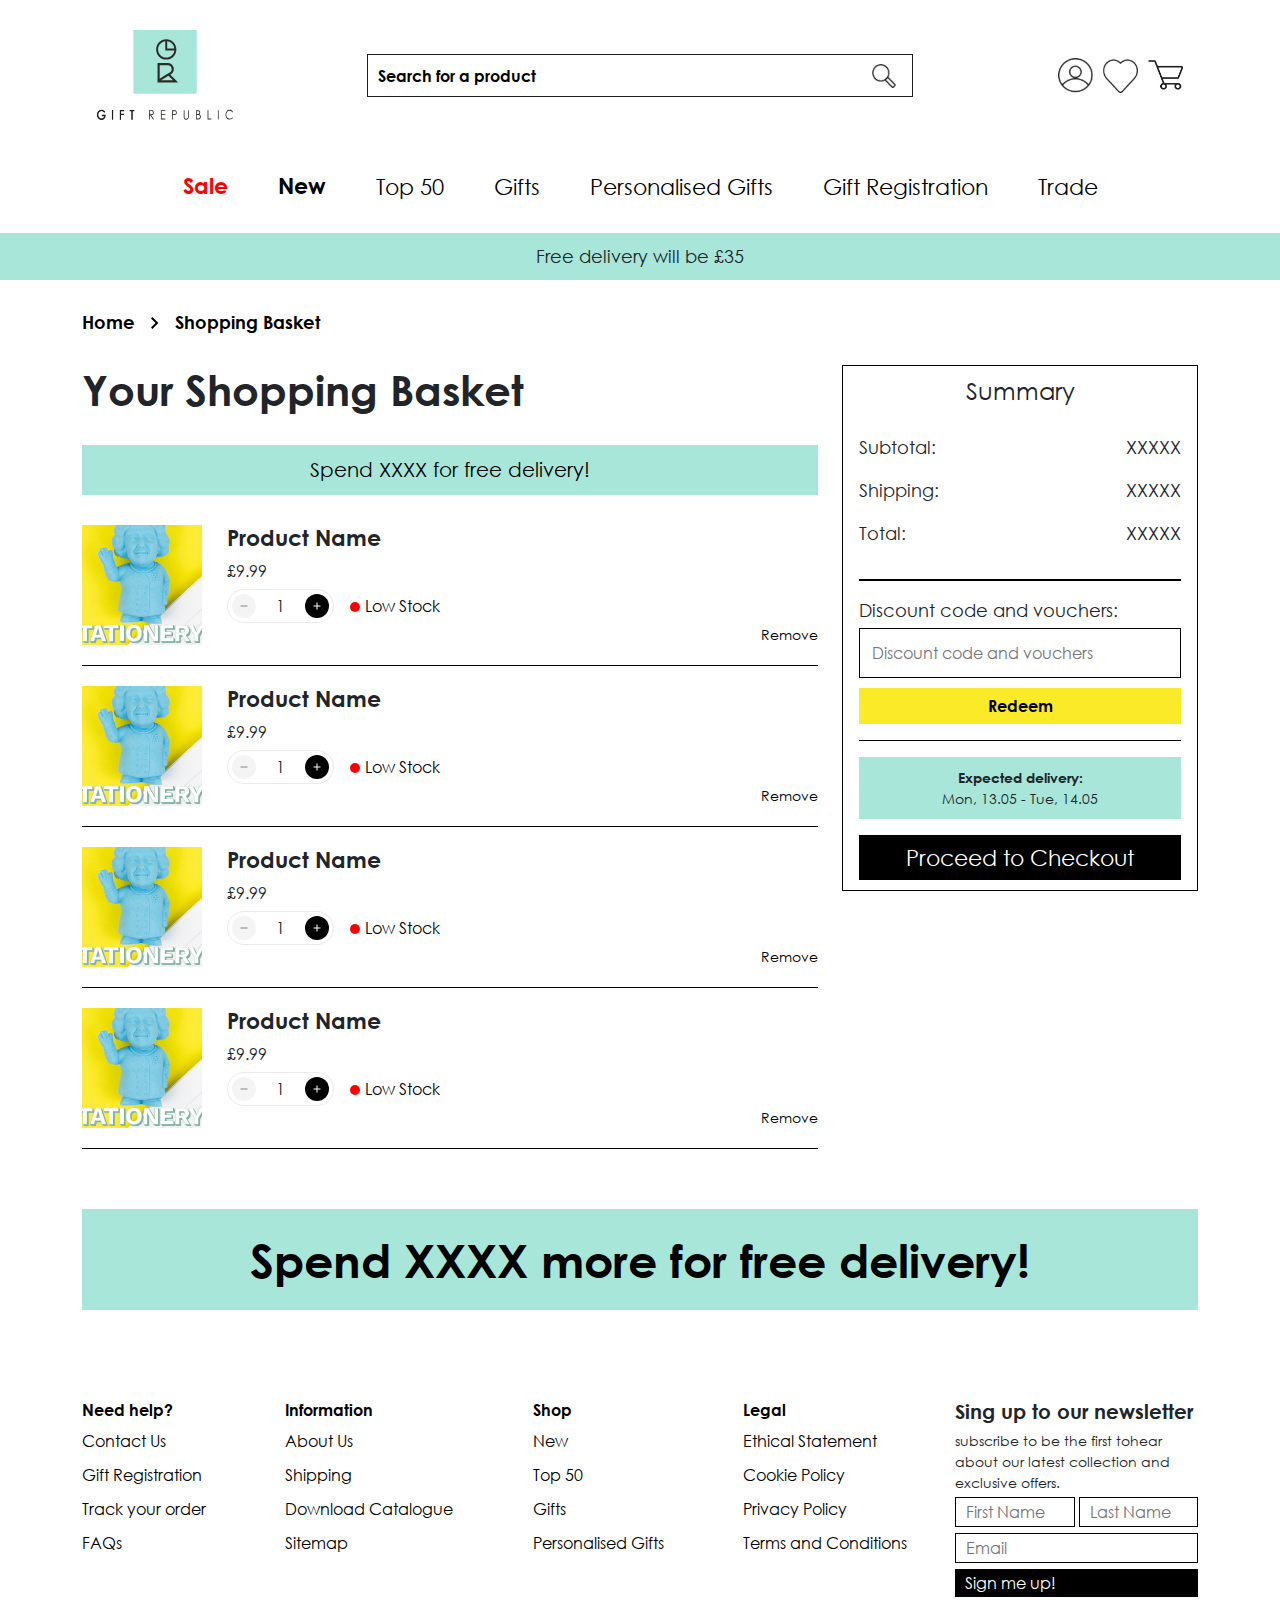
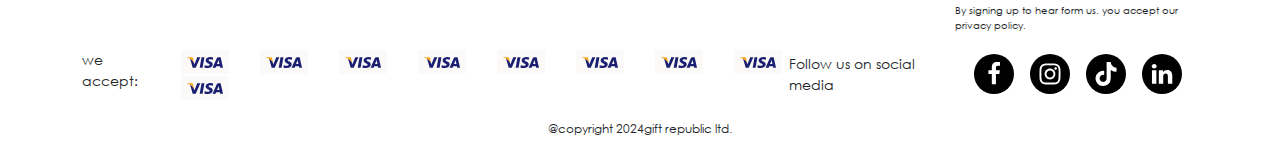
<file: basket.html>
<!DOCTYPE html>
<html lang="en">

<head>
    <meta charset="UTF-8">
    <meta http-equiv="X-UA-Compatible" content="IE=edge">
    <meta name="viewport" content="width=device-width, initial-scale=1.0">
    <title>Basket Page</title>
    <!-- bootstrap file css -->
    <link rel="stylesheet" href="src/css/bootstrap.css">
    <!-- Material link -->
    <link rel="stylesheet"
        href="https://fonts.googleapis.com/css2?family=Material+Symbols+Outlined:opsz,wght,FILL,GRAD@48,400,0,0" />
    <!-- css file -->
    <link rel="stylesheet" href="src/css/main_style.css">
    <link rel="icon" type="image/x-icon" href="favicon.ico?v=2">
    <script src="https://ajax.googleapis.com/ajax/libs/jquery/3.6.0/jquery.min.js"></script>
</head>

<body>
    <!-- header start  -->
    <header class="header">
        <div class="container">
            <div class="row justify-content-between align-items-center">
                <div class="col-md-2">
                    <h1 class="mb-0">
                        <a href="./">
                            <img src="src/images/logo.svg" title="gift republic logo" alt="gift republic logo"
                                class="header__logo">
                        </a>
                    </h1>
                </div>
                <div class="col-md-6">
                    <div class="search-box search-box--custom">
                        <form action="/action_page.php" method="get" autocomplete="on">
                            <input type="text" id="the-filter" placeholder="Search for a product"
                                class="search-box__field" autocomplete="on">
                            <button class="button search-box__button">
                                <img src="src/images/search.jpg" class="search-icon">
                            </button>
                        </form>
                    </div>
                </div>
                <div class="col-md-2">
                    <div class="header__buttons">
                        <div role="button" class="button header__button-item button--user button--search">
                            <img src="src/images/user.png" class="search-icon">
                            <div class="card card--user">
                                <h2 class="card__title">Customer Login</h2>
                                <a href="collection.html"
                                    class="button button--block button--md button--primary mb-2">Creat an
                                    account</a>
                                <a href="product.html" class="button button--block button--md button--black">login</a>
                            </div>
                        </div>
                        <button class="button header__button-item button--search">
                            <img src="src/images/heart.png" class="search-icon">
                        </button>
                        <div role="button" class="button header__button-item button--add-cart">
                            <img src="src/images/cart.jpg" alt="" class="cart-icon">
                            <div class="card card--cart">
                                <div class="d-flex justify-content-between">
                                    <h2 class="card__title mb-0">Add to Basket</h2>
                                    <p class="card__text mb-0">Total Products 2</p>
                                </div>
                                <hr>
                                <div id="cart-items">
                                    <div class="d-flex justify-content-between align-items-center mb-3" data-id="1">
                                        <div class="d-flex align-items-center">
                                            <img src="./src/images/card-10.jpg" alt="" class="card__image">
                                            <div>
                                                <h3 class="card__product-title">D.I.Y Clay Earring Kit</h3>
                                                <p class="card__qty">qty: 1</p>
                                            </div>
                                        </div>
                                        <div class="d-flex">
                                            <p class="card__price">£9.99</p>
                                            <button class="delete-btn">
                                                <svg xmlns="http://www.w3.org/2000/svg" height="24px"
                                                    viewBox="0 -960 960 960" width="24px" fill="#000">
                                                    <path
                                                        d="M280-120q-33 0-56.5-23.5T200-200v-520h-40v-80h200v-40h240v40h200v80h-40v520q0 33-23.5 56.5T680-120H280Zm400-600H280v520h400v-520ZM360-280h80v-360h-80v360Zm160 0h80v-360h-80v360ZM280-720v520-520Z" />
                                                </svg>
                                            </button>
                                        </div>
                                    </div>
                                    <div class="d-flex justify-content-between align-items-center mb-3" data-id="2">
                                        <div class="d-flex align-items-center">
                                            <img src="./src/images/card-10.jpg" alt="" class="card__image">
                                            <div>
                                                <h3 class="card__product-title">D.I.Y Clay Earring Kit</h3>
                                                <p class="card__qty">qty: 1</p>
                                            </div>
                                        </div>
                                        <div class="d-flex">
                                            <p class="card__price">£9.99</p>
                                            <button class="delete-btn">
                                                <svg xmlns="http://www.w3.org/2000/svg" height="24px"
                                                    viewBox="0 -960 960 960" width="24px" fill="#000">
                                                    <path
                                                        d="M280-120q-33 0-56.5-23.5T200-200v-520h-40v-80h200v-40h240v40h200v80h-40v520q0 33-23.5 56.5T680-120H280Zm400-600H280v520h400v-520ZM360-280h80v-360h-80v360Zm160 0h80v-360h-80v360ZM280-720v520-520Z" />
                                                </svg>
                                            </button>
                                        </div>
                                    </div>
                                </div>
                                <p id="no-items" style="display: none;">No items found</p>
                                <a href="">View Basket</a>
                            </div>
                        </div>
                    </div>
                </div>
            </div>
        </div>
    </header>
    <!-- header end  -->
    <div class="container">
        <header class="header-mobile">
            <div class="d-flex align-items-center">
                <button class="button button--menu toggle-menu">
                    <span class="material-symbols-outlined">menu</span>
                </button>
                <div class="mobile-menu">
                    <div class="container">
                        <div class="d-flex align-items-center">
                            <a href="index.html">
                                <img src="src/images/GR-text-logo.svg" alt="" class="header-mobile__logo">
                            </a>
                            <button class="button button--menu toggle-menu">
                                <span class="material-symbols-outlined">close</span>
                            </button>
                        </div>
                        <div>
                            <ul class="nav-mobile">
                                <li class="nav-mobile__item">
                                    <a href="" class="nav-mobile__link nav__list-link--red">Sale</a>
                                </li>
                                <li class="nav-mobile__item">
                                    <a href="" class="nav-mobile__link">New</a>
                                </li>
                                <li class="nav-mobile__item">
                                    <a href="" class="nav-mobile__link">Top 50</a>
                                </li>
                                <li class="nav-mobile__item">
                                    <a href="" class="nav-mobile__link">Gifts</a>
                                </li>
                                <li class="nav-mobile__item">
                                    <a href="" class="nav-mobile__link">Personalised Gifts</a>
                                </li>
                                <li class="nav-mobile__item">
                                    <a href="" class="nav-mobile__link">Gift Registration</a>
                                </li>
                                <li class="nav-mobile__item">
                                    <a href="" class="nav-mobile__link">Trade</a>
                                </li>
                            </ul>
                        </div>
                    </div>
                </div>
                <a href="index.html">
                    <img src="src/images/GR-text-logo.svg" alt="" class="header-mobile__logo">
                </a>
            </div>
            <div class="d-flex">
                <button class="button button--menu">
                    <span class="material-symbols-outlined">search</span>
                </button>
                <button class="button button--menu">
                    <span class="material-symbols-outlined">
                        account_circle
                    </span>
                </button>
                <button class="button button--menu">
                    <span class="material-symbols-outlined">
                        favorite
                    </span>
                </button>
                <button class="button button--menu">
                    <span class="material-symbols-outlined">shopping_cart</span>
                </button>
            </div>
        </header>
    </div>
    <main>
        <!-- nav start  -->
        <div class="container">
            <nav class="nav nav--menu" id="menu">
                <div class="menu--wrapper">
                    <a href="index.html" class="d-block">
                        <img src="src/images/GR-text-logo.svg" alt="" class="logo-text">
                    </a>
                    <ul class="nav__list">
                        <li class="nav__list-item">
                            <a href="" class="nav__list-link nav__list-link--red font-bold">Sale</a>
                        </li>
                        <li class="nav__list-item">
                            <a href="" class="nav__list-link font-bold">New</a>
                        </li>
                        <li class="nav__list-item">
                            <a href="" class="nav__list-link">Top 50</a>
                        </li>
                        <li class="nav__list-item menu-toggle">
                            <a href="" class="nav__list-link">Gifts</a>
                            <div class="mega-menu">
                                <div class="mega-menu__wrapper">
                                    <ul class="mega-menu__list">
                                        <li class="mega-menu__item">
                                            <a href="" class="mega-menu__link">
                                                <h3 class="mega-menu__title">Gifts</h3>
                                            </a>
                                        </li>
                                        <li class="mega-menu__item">
                                            <a href="" class="mega-menu__link">Gaming</a>
                                        </li>
                                        <li class="mega-menu__item">
                                            <a href="" class="mega-menu__link">Card Packs</a>
                                        </li>
                                        <li class="mega-menu__item">
                                            <a href="" class="mega-menu__link">Lifestyle</a>
                                        </li>
                                        <li class="mega-menu__item">
                                            <a href="" class="mega-menu__link">Bathroom</a>
                                        </li>
                                        <li class="mega-menu__item">
                                            <a href="" class="mega-menu__link">Kitchen</a>
                                        </li>
                                        <li class="mega-menu__item">
                                            <a href="" class="mega-menu__link">Homeware</a>
                                        </li>
                                        <li class="mega-menu__item">
                                            <a href="" class="mega-menu__link">Tech</a>
                                        </li>
                                        <li class="mega-menu__item">
                                            <a href="" class="mega-menu__link">Gift tins</a>
                                        </li>
                                        <li class="mega-menu__item">
                                            <a href="" class="mega-menu__link">Garden</a>
                                        </li>
                                    </ul>
                                    <ul class="mega-menu__list">
                                        <li class="mega-menu__item">
                                            <a href="" class="mega-menu__link">
                                                <h3 class="mega-menu__title">Collections</h3>
                                            </a>
                                        </li>
                                        <li class="mega-menu__item">
                                            <a href="" class="mega-menu__link">Cosmic</a>
                                        </li>
                                        <li class="mega-menu__item">
                                            <a href="" class="mega-menu__link">D.I.Y. Kits</a>
                                        </li>
                                        <li class="mega-menu__item">
                                            <a href="" class="mega-menu__link">Scratch off</a>
                                        </li>
                                        <li class="mega-menu__item">
                                            <a href="" class="mega-menu__link">Llama</a>
                                        </li>
                                        <li class="mega-menu__item">
                                            <a href="" class="mega-menu__link">Lovely jubbly</a>
                                        </li>
                                        <li class="mega-menu__item">
                                            <a href="" class="mega-menu__link">Vinyl</a>
                                        </li>
                                        <li class="mega-menu__item">
                                            <a href="" class="mega-menu__link">Dress up</a>
                                        </li>
                                        <li class="mega-menu__item">
                                            <a href="" class="mega-menu__link">Beach please</a>
                                        </li>
                                        <li class="mega-menu__item">
                                            <a href="" class="mega-menu__link">Festive</a>
                                        </li>
                                    </ul>
                                    <ul class="mega-menu__list">
                                        <li class="mega-menu__item">
                                            <a href="" class="mega-menu__link">
                                                <h3 class="mega-menu__title">Recipient</h3>
                                            </a>
                                        </li>
                                        <li class="mega-menu__item">
                                            <a href="" class="mega-menu__link">Gifts for Kids</a>
                                        </li>
                                        <li class="mega-menu__item">
                                            <a href="" class="mega-menu__link">Gifts for Teenagers</a>
                                        </li>
                                        <li class="mega-menu__item">
                                            <a href="" class="mega-menu__link">Gifts for Her</a>
                                        </li>
                                        <li class="mega-menu__item">
                                            <a href="" class="mega-menu__link">Gifts for Him</a>
                                        </li>
                                        <li class="mega-menu__item">
                                            <a href="" class="mega-menu__link">Gifts for Mum</a>
                                        </li>
                                        <li class="mega-menu__item">
                                            <a href="" class="mega-menu__link">Gifts for Dad</a>
                                        </li>
                                        <li class="mega-menu__item">
                                            <a href="" class="mega-menu__link">Gifts for Couples</a>
                                        </li>
                                    </ul>
                                    <ul class="mega-menu__list">
                                        <li class="mega-menu__item">
                                            <a href="" class="mega-menu__link">
                                                <h3 class="mega-menu__title">Ocassion</h3>
                                            </a>
                                        </li>
                                        <li class="mega-menu__item">
                                            <a href="" class="mega-menu__link">Birthday gifts</a>
                                        </li>
                                        <li class="mega-menu__item">
                                            <a href="" class="mega-menu__link">Father’s day gifts</a>
                                        </li>
                                        <li class="mega-menu__item">
                                            <a href="" class="mega-menu__link">Mother’s day gifts</a>
                                        </li>
                                        <li class="mega-menu__item">
                                            <a href="" class="mega-menu__link">Valentines day gifts</a>
                                        </li>
                                        <li class="mega-menu__item">
                                            <a href="" class="mega-menu__link">Christmas gifts</a>
                                        </li>
                                    </ul>
                                </div>
                            </div>
                        </li>
                        <li class="nav__list-item">
                            <a href="" class="nav__list-link">Personalised Gifts</a>
                        </li>
                        <li class="nav__list-item">
                            <a href="" class="nav__list-link">Gift Registration</a>
                        </li>
                        <li class="nav__list-item">
                            <a href="" class="nav__list-link">Trade</a>
                        </li>
                    </ul>
                </div>
            </nav>
        </div>
        <!-- nav end  -->
        <div class="banner-sale">
            Free delivery will be £35
        </div>
        <div class="container">
            <div class="breadcrumb">
                <a href="index.html" class="breadcrumb__link">Home</a>
                <span class="breadcrumb__seperator">
                    <img src="/src/images/arrow-right.svg" alt="">
                </span>
                <a href="" class="breadcrumb__link">Shopping Basket</a>
            </div>
            <div class="page-content px-0">
                <div class="row">
                    <div class="col-lg-8 col-12">
                        <h2 class="page-content__title font-size-xxl">Your Shopping Basket</h2>
                        <div class="page-content__bar">
                            Spend XXXX for free delivery!
                        </div>
                        <div class="product product--basket">
                            <div class="card card--checkout">
                                <div class="d-flex">
                                    <img src="./src/images/card-10.jpg" alt="" class="card__image">
                                    <div>
                                        <h3 class="card__title">Product Name</h3>
                                        <p class="card__price">£9.99</p>
                                        <div class="d-flex align-items-center">
                                            <div class="product__count">
                                                <button class="product__remove">
                                                    <svg xmlns="http://www.w3.org/2000/svg" height="24"
                                                        viewBox="0 -960 960 960" width="24">
                                                        <path d="M200-440v-80h560v80H200Z"></path>
                                                    </svg>
                                                </button>
                                                <div class="product__number">1</div>
                                                <button class="product__add">
                                                    <svg xmlns="http://www.w3.org/2000/svg" height="24"
                                                        viewBox="0 -960 960 960" width="24">
                                                        <path
                                                            d="M440-440H200v-80h240v-240h80v240h240v80H520v240h-80v-240Z">
                                                        </path>
                                                    </svg>
                                                </button>
                                            </div>
                                            <p class="product__status">Low Stock</p>
                                        </div>
                                    </div>
                                </div>
                                <a href="" class="card__link">Remove</a>
                            </div>
                            <div class="card card--checkout">
                                <div class="d-flex">
                                    <img src="./src/images/card-10.jpg" alt="" class="card__image">
                                    <div>
                                        <h3 class="card__title">Product Name</h3>
                                        <p class="card__price">£9.99</p>
                                        <div class="d-flex align-items-center">
                                            <div class="product__count">
                                                <button class="product__remove">
                                                    <svg xmlns="http://www.w3.org/2000/svg" height="24"
                                                        viewBox="0 -960 960 960" width="24">
                                                        <path d="M200-440v-80h560v80H200Z"></path>
                                                    </svg>
                                                </button>
                                                <div class="product__number">1</div>
                                                <button class="product__add">
                                                    <svg xmlns="http://www.w3.org/2000/svg" height="24"
                                                        viewBox="0 -960 960 960" width="24">
                                                        <path
                                                            d="M440-440H200v-80h240v-240h80v240h240v80H520v240h-80v-240Z">
                                                        </path>
                                                    </svg>
                                                </button>
                                            </div>
                                            <p class="product__status">Low Stock</p>
                                        </div>
                                    </div>
                                </div>
                                <a href="" class="card__link">Remove</a>
                            </div>
                            <div class="card card--checkout">
                                <div class="d-flex">
                                    <img src="./src/images/card-10.jpg" alt="" class="card__image">
                                    <div>
                                        <h3 class="card__title">Product Name</h3>
                                        <p class="card__price">£9.99</p>
                                        <div class="d-flex align-items-center">
                                            <div class="product__count">
                                                <button class="product__remove">
                                                    <svg xmlns="http://www.w3.org/2000/svg" height="24"
                                                        viewBox="0 -960 960 960" width="24">
                                                        <path d="M200-440v-80h560v80H200Z"></path>
                                                    </svg>
                                                </button>
                                                <div class="product__number">1</div>
                                                <button class="product__add">
                                                    <svg xmlns="http://www.w3.org/2000/svg" height="24"
                                                        viewBox="0 -960 960 960" width="24">
                                                        <path
                                                            d="M440-440H200v-80h240v-240h80v240h240v80H520v240h-80v-240Z">
                                                        </path>
                                                    </svg>
                                                </button>
                                            </div>
                                            <p class="product__status">Low Stock</p>
                                        </div>
                                    </div>
                                </div>
                                <a href="" class="card__link">Remove</a>
                            </div>
                            <div class="card card--checkout">
                                <div class="d-flex">
                                    <img src="./src/images/card-10.jpg" alt="" class="card__image">
                                    <div>
                                        <h3 class="card__title">Product Name</h3>
                                        <p class="card__price">£9.99</p>
                                        <div class="d-flex align-items-center">
                                            <div class="product__count">
                                                <button class="product__remove">
                                                    <svg xmlns="http://www.w3.org/2000/svg" height="24"
                                                        viewBox="0 -960 960 960" width="24">
                                                        <path d="M200-440v-80h560v80H200Z"></path>
                                                    </svg>
                                                </button>
                                                <div class="product__number">1</div>
                                                <button class="product__add">
                                                    <svg xmlns="http://www.w3.org/2000/svg" height="24"
                                                        viewBox="0 -960 960 960" width="24">
                                                        <path
                                                            d="M440-440H200v-80h240v-240h80v240h240v80H520v240h-80v-240Z">
                                                        </path>
                                                    </svg>
                                                </button>
                                            </div>
                                            <p class="product__status">Low Stock</p>
                                        </div>
                                    </div>
                                </div>
                                <a href="" class="card__link">Remove</a>
                            </div>
                        </div>
                    </div>
                    <div class="col-lg-4 col-12">
                        <div class="card card--bill">
                            <h3 class="card__title">
                                Summary
                            </h3>
                            <div class="d-flex justify-content-between">
                                <p class="card__text">Subtotal:</p>
                                <p class="card__text">XXXXX</p>
                            </div>
                            <div class="d-flex justify-content-between">
                                <p class="card__text">Shipping:</p>
                                <p class="card__text">XXXXX</p>
                            </div>
                            <div class="d-flex justify-content-between">
                                <p class="card__text">Total:</p>
                                <p class="card__text">XXXXX</p>
                            </div>
                            <hr>
                            <div class="form__group">
                                <label class="form__Label" for="vouchers">Discount code and vouchers:</label>
                                <input class="form__field" type="text" id="vouchers" name="vouchers"
                                    placeholder="Discount code and vouchers" required>
                            </div>
                            <button class="button button--md button--yellow font-bold">Redeem</button>
                            <hr>
                            <div class="card__info mb-3">
                                <span class="font-bold"> Expected delivery:</span>
                                <p class="mb-0 card__date"> Mon, 13.05 - Tue, 14.05</p>
                            </div>
                            <a href="checkout.html" class="button button--center button--black button--lg">Proceed to
                                Checkout</a>
                        </div>
                    </div>
                </div>
                <div class="page-content__bar page-content__bar--lg">
                    Spend XXXX more for free delivery!
                </div>
            </div>
        </div>

    </main>

    <!-- footer start -->
    <footer class="footer">
        <div class="container">
            <div class="row gx-5">
                <div class="col-lg-9 col-12 footer__links">
                    <ul class="footer__list">
                        <li class="footer__item">
                            <a href="" class="footer__link">
                                <h2 class="footer__title">Need help?</h2>
                            </a>
                        </li>
                        <li class="footer__item">
                            <a href="" class="footer__link">Contact Us</a>
                        </li>
                        <li class="footer__item">
                            <a href="" class="footer__link">Gift Registration</a>
                        </li>
                        <li class="footer__item">
                            <a href="" class="footer__link">Track your order</a>
                        </li>
                        <li class="footer__item">
                            <a href="" class="footer__link">FAQs</a>
                        </li>
                    </ul>
                    <ul class="footer__list">
                        <li class="footer__item">
                            <a href="" class="footer__link">
                                <h2 class="footer__title">Information</h2>
                            </a>
                        </li>
                        <li class="footer__item">
                            <a href="" class="footer__link">About Us</a>
                        </li>
                        <li class="footer__item">
                            <a href="" class="footer__link">Shipping</a>
                        </li>
                        <li class="footer__item">
                            <a href="" class="footer__link">Download Catalogue</a>
                        </li>
                        <li class="footer__item">
                            <a href="" class="footer__link">Sitemap</a>
                        </li>
                    </ul>
                    <ul class="footer__list">
                        <li class="footer__item">
                            <a href="" class="footer__link">
                                <h2 class="footer__title">Shop</h2>
                            </a>
                        </li>
                        <li class="footer__item">
                            <a href="" class="footer__link">New</a>
                        </li>
                        <li class="footer__item">
                            <a href="" class="footer__link">Top 50</a>
                        </li>
                        <li class="footer__item">
                            <a href="" class="footer__link">Gifts</a>
                        </li>
                        <li class="footer__item">
                            <a href="" class="footer__link">Personalised Gifts</a>
                        </li>
                    </ul>
                    <ul class="footer__list">
                        <li class="footer__item">
                            <a href="" class="footer__link">
                                <h2 class="footer__title">Legal</h2>
                            </a>
                        </li>
                        <li class="footer__item">
                            <a href="" class="footer__link">Ethical Statement</a>
                        </li>
                        <li class="footer__item">
                            <a href="" class="footer__link">Cookie Policy</a>
                        </li>
                        <li class="footer__item">
                            <a href="" class="footer__link">Privacy Policy</a>
                        </li>
                        <li class="footer__item">
                            <a href="" class="footer__link">Terms and Conditions</a>
                        </li>
                    </ul>
                </div>
                <div class="col-lg-3 col-12">
                    <div class="footer__end">
                        <form class="footer__form">
                            <h2 class="footer__form-title">Sing up to our newsletter</h2>
                            <p class="footer__form-description">subscribe to be the first tohear about our latest
                                collection and exclusive offers.</p>
                            <div class="row gx-1">
                                <div class="col-6">
                                    <input type="text" class="footer__form-input" placeholder="First Name">
                                </div>
                                <div class="col-6">
                                    <input type="text" class="footer__form-input" placeholder="Last Name">
                                </div>
                            </div>
                            <input type="email" class="footer__form-input" placeholder="Email">
                            <button class="footer__form-button button">Sign me up!</button>
                            <p class="footer__form-text">By signing up to hear form us. you accept our privacy policy.
                            </p>
                        </form>
                    </div>
                </div>
            </div>
            <div class="footer__bottom">
                <div class="d-flex">
                    <p class="footer__bottom-text">we accept:</p>
                    <div class="row">
                        <div class="col">
                            <img src="./src/images/visa.svg" alt="">
                        </div>
                        <div class="col">
                            <img src="./src/images/visa.svg" alt="">
                        </div>
                        <div class="col">
                            <img src="./src/images/visa.svg" alt="">
                        </div>
                        <div class="col">
                            <img src="./src/images/visa.svg" alt="">
                        </div>
                        <div class="col">
                            <img src="./src/images/visa.svg" alt="">
                        </div>
                        <div class="col">
                            <img src="./src/images/visa.svg" alt="">
                        </div>
                        <div class="col">
                            <img src="./src/images/visa.svg" alt="">
                        </div>
                        <div class="col">
                            <img src="./src/images/visa.svg" alt="">
                        </div>
                        <div class="col">
                            <img src="./src/images/visa.svg" alt="">
                        </div>
                    </div>
                </div>
                <div class="d-flex align-items-center justify-content-between">
                    <p class="footer__bottom-text">Follow us on social media</p>
                    <div class="d-flex">
                        <a href="" class="Footer__social-link">
                            <svg class="Footer__social-icon" viewBox="0 0 16 28" class="main-footer__icon">
                                <path
                                    d="M14.984 0.187v4.125h-2.453c-1.922 0-2.281 0.922-2.281 2.25v2.953h4.578l-0.609 4.625h-3.969v11.859h-4.781v-11.859h-3.984v-4.625h3.984v-3.406c0-3.953 2.422-6.109 5.953-6.109 1.687 0 3.141 0.125 3.563 0.187z">
                                </path>
                            </svg>
                        </a>
                        <a href="" class="Footer__social-link">
                            <svg class="Footer__social-icon" xmlns="http://www.w3.org/2000/svg" viewBox="0 0 448 512">
                                <path
                                    d="M224.1 141c-63.6 0-114.9 51.3-114.9 114.9s51.3 114.9 114.9 114.9S339 319.5 339 255.9 287.7 141 224.1 141zm0 189.6c-41.1 0-74.7-33.5-74.7-74.7s33.5-74.7 74.7-74.7 74.7 33.5 74.7 74.7-33.6 74.7-74.7 74.7zm146.4-194.3c0 14.9-12 26.8-26.8 26.8-14.9 0-26.8-12-26.8-26.8s12-26.8 26.8-26.8 26.8 12 26.8 26.8zm76.1 27.2c-1.7-35.9-9.9-67.7-36.2-93.9-26.2-26.2-58-34.4-93.9-36.2-37-2.1-147.9-2.1-184.9 0-35.8 1.7-67.6 9.9-93.9 36.1s-34.4 58-36.2 93.9c-2.1 37-2.1 147.9 0 184.9 1.7 35.9 9.9 67.7 36.2 93.9s58 34.4 93.9 36.2c37 2.1 147.9 2.1 184.9 0 35.9-1.7 67.7-9.9 93.9-36.2 26.2-26.2 34.4-58 36.2-93.9 2.1-37 2.1-147.8 0-184.8zM398.8 388c-7.8 19.6-22.9 34.7-42.6 42.6-29.5 11.7-99.5 9-132.1 9s-102.7 2.6-132.1-9c-19.6-7.8-34.7-22.9-42.6-42.6-11.7-29.5-9-99.5-9-132.1s-2.6-102.7 9-132.1c7.8-19.6 22.9-34.7 42.6-42.6 29.5-11.7 99.5-9 132.1-9s102.7-2.6 132.1 9c19.6 7.8 34.7 22.9 42.6 42.6 11.7 29.5 9 99.5 9 132.1s2.7 102.7-9 132.1z" />
                            </svg>
                        </a>
                        <a href="" class="Footer__social-link">
                            <svg class="Footer__social-icon" xmlns="http://www.w3.org/2000/svg" viewBox="0 0 448 512">
                                <path
                                    d="M448,209.91a210.06,210.06,0,0,1-122.77-39.25V349.38A162.55,162.55,0,1,1,185,188.31V278.2a74.62,74.62,0,1,0,52.23,71.18V0l88,0a121.18,121.18,0,0,0,1.86,22.17h0A122.18,122.18,0,0,0,381,102.39a121.43,121.43,0,0,0,67,20.14Z" />
                            </svg>
                        </a>
                        <a href="" class="Footer__social-link">
                            <svg viewBox="0 0 24 28" class="Footer__social-icon">
                                <path
                                    d="M5.453 9.766v15.484h-5.156v-15.484h5.156zM5.781 4.984c0.016 1.484-1.109 2.672-2.906 2.672v0h-0.031c-1.734 0-2.844-1.188-2.844-2.672 0-1.516 1.156-2.672 2.906-2.672 1.766 0 2.859 1.156 2.875 2.672zM24 16.375v8.875h-5.141v-8.281c0-2.078-0.75-3.5-2.609-3.5-1.422 0-2.266 0.953-2.641 1.875-0.125 0.344-0.172 0.797-0.172 1.266v8.641h-5.141c0.063-14.031 0-15.484 0-15.484h5.141v2.25h-0.031c0.672-1.062 1.891-2.609 4.672-2.609 3.391 0 5.922 2.219 5.922 6.969z">
                                </path>
                            </svg>
                        </a>
                    </div>
                </div>
            </div>
            <p class="footer__copyright">@copyright 2024gift republic ltd.</p>
        </div>
    </footer>
    <!-- footer end  -->
    <script>
        // menu function 
        $(document).ready(function () {
            $(".toggle-menu").click(function () {
                $(".mobile-menu").toggleClass("show-menu");
            });
        });

        // Add to cart function 
        document.querySelectorAll('.card').forEach(card => {
            const productNumber = card.querySelector('.product__number');
            const productAddBtn = card.querySelector('.product__add');
            const productRemoveBtn = card.querySelector('.product__remove');

            let quantity = 1; // Initial quantity for each product

            // Increase quantity when add button is clicked
            productAddBtn.addEventListener('click', () => {
                quantity++;
                productNumber.textContent = quantity;
            });

            // Decrease quantity when remove button is clicked
            productRemoveBtn.addEventListener('click', () => {
                if (quantity > 1) {
                    quantity--;
                    productNumber.textContent = quantity;
                }
            });

            // Remove product from basket
            const removeLink = card.querySelector('.card__link');
            removeLink.addEventListener('click', (e) => {
                e.preventDefault(); // Prevent default link behavior
                card.remove(); // Remove the product card from the DOM
            });
        });

    </script>
    <script>
        // cart function 
        document.addEventListener("DOMContentLoaded", function () {
            const deleteButtons = document.querySelectorAll(".delete-btn");

            deleteButtons.forEach(button => {
                button.addEventListener("click", function () {
                    const item = this.closest(".d-flex.justify-content-between.align-items-center.mb-3");
                    item.remove();

                    // Update the total products count if necessary
                    const totalProductsElement = document.querySelector(".card__text.mb-0");
                    let totalProducts = parseInt(totalProductsElement.textContent.replace('Total Products ', ''), 10);
                    totalProductsElement.textContent = `Total Products ${--totalProducts}`;

                    // Check if the cart is empty
                    checkIfCartIsEmpty();
                });
            });

            function checkIfCartIsEmpty() {
                const cartItems = document.querySelector("#cart-items");
                const noItemsMessage = document.querySelector("#no-items");
                const items = cartItems.querySelectorAll(".d-flex.justify-content-between.align-items-center.mb-3");

                if (items.length === 0) {
                    noItemsMessage.style.display = "block";
                } else {
                    noItemsMessage.style.display = "none";
                }
            }

            // Initial check in case there are no items to begin with
            checkIfCartIsEmpty();
        });
    </script>
</body>

</html>
</file>
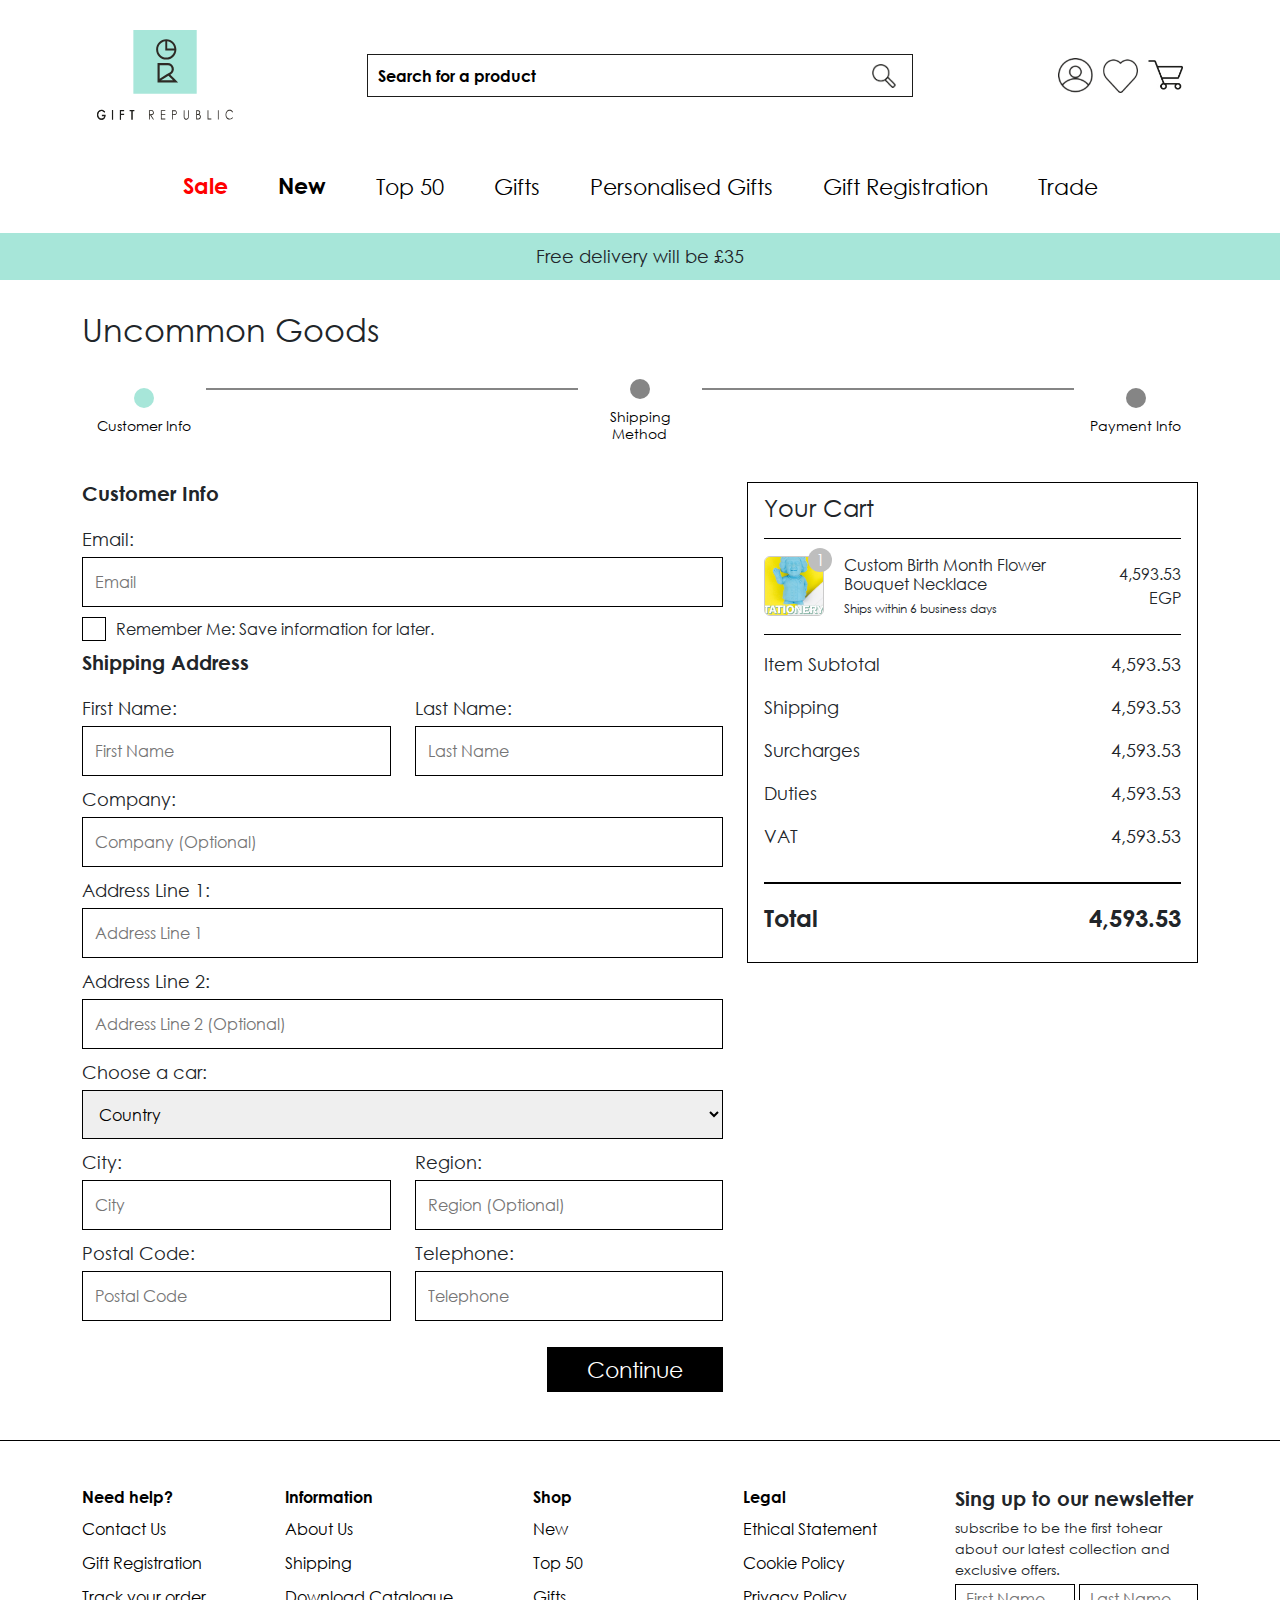
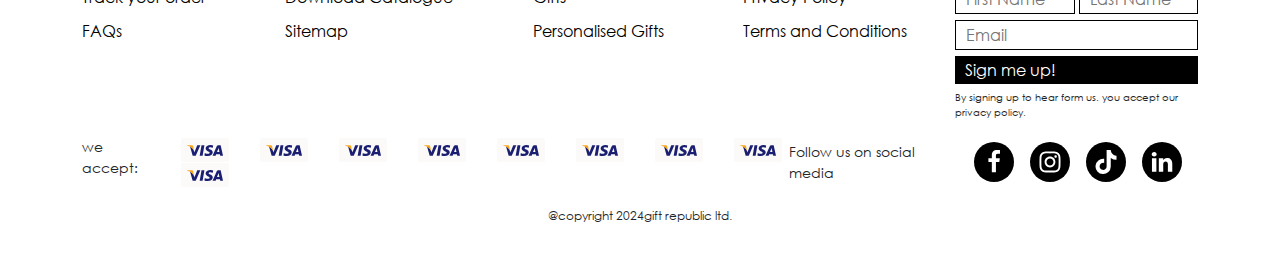
<file: checkout.html>
<!DOCTYPE html>
<html lang="en">

<head>
    <meta charset="UTF-8">
    <meta http-equiv="X-UA-Compatible" content="IE=edge">
    <meta name="viewport" content="width=device-width, initial-scale=1.0">
    <title>Checkout Page</title>
    <!-- bootstrap file css -->
    <link rel="stylesheet" href="src/css/bootstrap.css">
    <!-- Material link -->
    <link rel="stylesheet"
        href="https://fonts.googleapis.com/css2?family=Material+Symbols+Outlined:opsz,wght,FILL,GRAD@48,400,0,0" />
    <!-- css file -->
    <link rel="stylesheet" href="src/css/main_style.css">
    <link rel="icon" type="image/x-icon" href="favicon.ico?v=2">
    <script src="https://ajax.googleapis.com/ajax/libs/jquery/3.6.0/jquery.min.js"></script>
</head>

<body>
    <!-- header start  -->
    <header class="header">
        <div class="container">
            <div class="row justify-content-between align-items-center">
                <div class="col-md-2">
                    <h1 class="mb-0">
                        <a href="./">
                            <img src="src/images/logo.svg" title="gift republic logo" alt="gift republic logo"
                                class="header__logo">
                        </a>
                    </h1>
                </div>
                <div class="col-md-6">
                    <div class="search-box search-box--custom">
                        <form action="/action_page.php" method="get" autocomplete="on">
                            <input type="text" id="the-filter" placeholder="Search for a product"
                                class="search-box__field" autocomplete="on">
                            <button class="button search-box__button">
                                <img src="src/images/search.jpg" class="search-icon">
                            </button>
                        </form>
                    </div>
                </div>
                <div class="col-md-2">
                    <div class="header__buttons">
                        <div role="button" class="button header__button-item button--user button--search">
                            <img src="src/images/user.png" class="search-icon">
                            <div class="card card--user">
                                <h2 class="card__title">Customer Login</h2>
                                <a href="collection.html"
                                    class="button button--block button--md button--primary mb-2">Creat an
                                    account</a>
                                <a href="product.html" class="button button--block button--md button--black">login</a>
                            </div>
                        </div>
                        <button class="button header__button-item button--search">
                            <img src="src/images/heart.png" class="search-icon">
                        </button>
                        <div role="button" class="button header__button-item button--add-cart">
                            <img src="src/images/cart.jpg" alt="" class="cart-icon">
                            <div class="card card--cart">
                                <div class="d-flex justify-content-between">
                                    <h2 class="card__title mb-0">Add to Basket</h2>
                                    <p class="card__text mb-0">Total Products 2</p>
                                </div>
                                <hr>
                                <div id="cart-items">
                                    <div class="d-flex justify-content-between align-items-center mb-3" data-id="1">
                                        <div class="d-flex align-items-center">
                                            <img src="./src/images/card-10.jpg" alt="" class="card__image">
                                            <div>
                                                <h3 class="card__product-title">D.I.Y Clay Earring Kit</h3>
                                                <p class="card__qty">qty: 1</p>
                                            </div>
                                        </div>
                                        <div class="d-flex">
                                            <p class="card__price">£9.99</p>
                                            <button class="delete-btn">
                                                <svg xmlns="http://www.w3.org/2000/svg" height="24px"
                                                    viewBox="0 -960 960 960" width="24px" fill="#000">
                                                    <path
                                                        d="M280-120q-33 0-56.5-23.5T200-200v-520h-40v-80h200v-40h240v40h200v80h-40v520q0 33-23.5 56.5T680-120H280Zm400-600H280v520h400v-520ZM360-280h80v-360h-80v360Zm160 0h80v-360h-80v360ZM280-720v520-520Z" />
                                                </svg>
                                            </button>
                                        </div>
                                    </div>
                                    <div class="d-flex justify-content-between align-items-center mb-3" data-id="2">
                                        <div class="d-flex align-items-center">
                                            <img src="./src/images/card-10.jpg" alt="" class="card__image">
                                            <div>
                                                <h3 class="card__product-title">D.I.Y Clay Earring Kit</h3>
                                                <p class="card__qty">qty: 1</p>
                                            </div>
                                        </div>
                                        <div class="d-flex">
                                            <p class="card__price">£9.99</p>
                                            <button class="delete-btn">
                                                <svg xmlns="http://www.w3.org/2000/svg" height="24px"
                                                    viewBox="0 -960 960 960" width="24px" fill="#000">
                                                    <path
                                                        d="M280-120q-33 0-56.5-23.5T200-200v-520h-40v-80h200v-40h240v40h200v80h-40v520q0 33-23.5 56.5T680-120H280Zm400-600H280v520h400v-520ZM360-280h80v-360h-80v360Zm160 0h80v-360h-80v360ZM280-720v520-520Z" />
                                                </svg>
                                            </button>
                                        </div>
                                    </div>
                                </div>
                                <p id="no-items" style="display: none;">No items found</p>
                                <a href="">View Basket</a>
                            </div>
                        </div>
                    </div>
                </div>
            </div>
        </div>
    </header>
    <!-- header end  -->
    <div class="container">
        <header class="header-mobile">
            <div class="d-flex align-items-center">
                <button class="button button--menu toggle-menu">
                    <span class="material-symbols-outlined">menu</span>
                </button>
                <div class="mobile-menu">
                    <div class="container">
                        <div class="d-flex align-items-center">
                            <a href="index.html">
                                <img src="src/images/GR-text-logo.svg" alt="" class="header-mobile__logo">
                            </a>
                            <button class="button button--menu toggle-menu">
                                <span class="material-symbols-outlined">close</span>
                            </button>
                        </div>
                        <div>
                            <ul class="nav-mobile">
                                <li class="nav-mobile__item">
                                    <a href="" class="nav-mobile__link nav__list-link--red">Sale</a>
                                </li>
                                <li class="nav-mobile__item">
                                    <a href="" class="nav-mobile__link">New</a>
                                </li>
                                <li class="nav-mobile__item">
                                    <a href="" class="nav-mobile__link">Top 50</a>
                                </li>
                                <li class="nav-mobile__item">
                                    <a href="" class="nav-mobile__link">Gifts</a>
                                </li>
                                <li class="nav-mobile__item">
                                    <a href="" class="nav-mobile__link">Personalised Gifts</a>
                                </li>
                                <li class="nav-mobile__item">
                                    <a href="" class="nav-mobile__link">Gift Registration</a>
                                </li>
                                <li class="nav-mobile__item">
                                    <a href="" class="nav-mobile__link">Trade</a>
                                </li>
                            </ul>
                        </div>
                    </div>
                </div>
                <a href="index.html">
                    <img src="src/images/GR-text-logo.svg" alt="" class="header-mobile__logo">
                </a>
            </div>
            <div class="d-flex">
                <button class="button button--menu">
                    <span class="material-symbols-outlined">search</span>
                </button>
                <button class="button button--menu">
                    <span class="material-symbols-outlined">
                        account_circle
                    </span>
                </button>
                <button class="button button--menu">
                    <span class="material-symbols-outlined">
                        favorite
                    </span>
                </button>
                <button class="button button--menu">
                    <span class="material-symbols-outlined">shopping_cart</span>
                </button>
            </div>
        </header>
    </div>
    <main>
        <!-- nav start  -->
        <div class="container">
            <nav class="nav nav--menu" id="menu">
                <div class="menu--wrapper">
                    <a href="index.html" class="d-block">
                        <img src="src/images/GR-text-logo.svg" alt="" class="logo-text">
                    </a>
                    <ul class="nav__list">
                        <li class="nav__list-item">
                            <a href="" class="nav__list-link nav__list-link--red font-bold">Sale</a>
                        </li>
                        <li class="nav__list-item">
                            <a href="" class="nav__list-link font-bold">New</a>
                        </li>
                        <li class="nav__list-item">
                            <a href="" class="nav__list-link">Top 50</a>
                        </li>
                        <li class="nav__list-item menu-toggle">
                            <a href="" class="nav__list-link">Gifts</a>
                            <div class="mega-menu">
                                <div class="mega-menu__wrapper">
                                    <ul class="mega-menu__list">
                                        <li class="mega-menu__item">
                                            <a href="" class="mega-menu__link">
                                                <h3 class="mega-menu__title">Gifts</h3>
                                            </a>
                                        </li>
                                        <li class="mega-menu__item">
                                            <a href="" class="mega-menu__link">Gaming</a>
                                        </li>
                                        <li class="mega-menu__item">
                                            <a href="" class="mega-menu__link">Card Packs</a>
                                        </li>
                                        <li class="mega-menu__item">
                                            <a href="" class="mega-menu__link">Lifestyle</a>
                                        </li>
                                        <li class="mega-menu__item">
                                            <a href="" class="mega-menu__link">Bathroom</a>
                                        </li>
                                        <li class="mega-menu__item">
                                            <a href="" class="mega-menu__link">Kitchen</a>
                                        </li>
                                        <li class="mega-menu__item">
                                            <a href="" class="mega-menu__link">Homeware</a>
                                        </li>
                                        <li class="mega-menu__item">
                                            <a href="" class="mega-menu__link">Tech</a>
                                        </li>
                                        <li class="mega-menu__item">
                                            <a href="" class="mega-menu__link">Gift tins</a>
                                        </li>
                                        <li class="mega-menu__item">
                                            <a href="" class="mega-menu__link">Garden</a>
                                        </li>
                                    </ul>
                                    <ul class="mega-menu__list">
                                        <li class="mega-menu__item">
                                            <a href="" class="mega-menu__link">
                                                <h3 class="mega-menu__title">Collections</h3>
                                            </a>
                                        </li>
                                        <li class="mega-menu__item">
                                            <a href="" class="mega-menu__link">Cosmic</a>
                                        </li>
                                        <li class="mega-menu__item">
                                            <a href="" class="mega-menu__link">D.I.Y. Kits</a>
                                        </li>
                                        <li class="mega-menu__item">
                                            <a href="" class="mega-menu__link">Scratch off</a>
                                        </li>
                                        <li class="mega-menu__item">
                                            <a href="" class="mega-menu__link">Llama</a>
                                        </li>
                                        <li class="mega-menu__item">
                                            <a href="" class="mega-menu__link">Lovely jubbly</a>
                                        </li>
                                        <li class="mega-menu__item">
                                            <a href="" class="mega-menu__link">Vinyl</a>
                                        </li>
                                        <li class="mega-menu__item">
                                            <a href="" class="mega-menu__link">Dress up</a>
                                        </li>
                                        <li class="mega-menu__item">
                                            <a href="" class="mega-menu__link">Beach please</a>
                                        </li>
                                        <li class="mega-menu__item">
                                            <a href="" class="mega-menu__link">Festive</a>
                                        </li>
                                    </ul>
                                    <ul class="mega-menu__list">
                                        <li class="mega-menu__item">
                                            <a href="" class="mega-menu__link">
                                                <h3 class="mega-menu__title">Recipient</h3>
                                            </a>
                                        </li>
                                        <li class="mega-menu__item">
                                            <a href="" class="mega-menu__link">Gifts for Kids</a>
                                        </li>
                                        <li class="mega-menu__item">
                                            <a href="" class="mega-menu__link">Gifts for Teenagers</a>
                                        </li>
                                        <li class="mega-menu__item">
                                            <a href="" class="mega-menu__link">Gifts for Her</a>
                                        </li>
                                        <li class="mega-menu__item">
                                            <a href="" class="mega-menu__link">Gifts for Him</a>
                                        </li>
                                        <li class="mega-menu__item">
                                            <a href="" class="mega-menu__link">Gifts for Mum</a>
                                        </li>
                                        <li class="mega-menu__item">
                                            <a href="" class="mega-menu__link">Gifts for Dad</a>
                                        </li>
                                        <li class="mega-menu__item">
                                            <a href="" class="mega-menu__link">Gifts for Couples</a>
                                        </li>
                                    </ul>
                                    <ul class="mega-menu__list">
                                        <li class="mega-menu__item">
                                            <a href="" class="mega-menu__link">
                                                <h3 class="mega-menu__title">Ocassion</h3>
                                            </a>
                                        </li>
                                        <li class="mega-menu__item">
                                            <a href="" class="mega-menu__link">Birthday gifts</a>
                                        </li>
                                        <li class="mega-menu__item">
                                            <a href="" class="mega-menu__link">Father’s day gifts</a>
                                        </li>
                                        <li class="mega-menu__item">
                                            <a href="" class="mega-menu__link">Mother’s day gifts</a>
                                        </li>
                                        <li class="mega-menu__item">
                                            <a href="" class="mega-menu__link">Valentines day gifts</a>
                                        </li>
                                        <li class="mega-menu__item">
                                            <a href="" class="mega-menu__link">Christmas gifts</a>
                                        </li>
                                    </ul>
                                </div>
                            </div>
                        </li>
                        <li class="nav__list-item">
                            <a href="" class="nav__list-link">Personalised Gifts</a>
                        </li>
                        <li class="nav__list-item">
                            <a href="" class="nav__list-link">Gift Registration</a>
                        </li>
                        <li class="nav__list-item">
                            <a href="" class="nav__list-link">Trade</a>
                        </li>
                    </ul>
                </div>
            </nav>
        </div>
        <!-- nav end  -->
        <div class="banner-sale">
            Free delivery will be £35
        </div>
        <div class="container">
            <h2>Uncommon Goods</h2>
            <div class="stepper">
                <button class="stepper__content">
                    <span class="stepper__circle active"></span>
                    <h3 class="stepper__title">Customer Info</h3>
                </button>
                <div class="stepper__line"></div>
                <button class="stepper__content">
                    <span class="stepper__circle"></span>
                    <h3 class="stepper__title">Shipping Method</h3>
                </button>
                <div class="stepper__line"></div>
                <button class="stepper__content">
                    <span class="stepper__circle"></span>
                    <h3 class="stepper__title">Payment Info</h3>
                </button>
            </div>

            <div class="row gy-lg-0 gy-4">
                <div class="col-lg-7 col-12">
                    <!-- Content for each step -->
                    <div class="content active" id="step1">
                        <!-- Customer Info Form -->
                        <form action="#" method="post" class="form">
                            <h3 class="form__title">Customer Info</h3>
                            <div class="form__group">
                                <label class="form__Label" for="email">Email:</label>
                                <input class="form__field" type="email" id="email" name="email" placeholder="Email"
                                    required>
                            </div>
                            <div class="form__group form__group--checkbox">
                                <div class="form__checkbox-wrapper">
                                    <input class="form__checkbox" type="checkbox" id="saveInfo" name="saveInfo"
                                        value="Bike">
                                </div>
                                <label for="saveInfo">Remember Me: Save information for later.</label>
                            </div>
                            <h3 class="form__title">Shipping Address</h3>
                            <div class="row">
                                <div class="col-6">
                                    <div class="form__group">
                                        <label class="form__Label" for="firstName">First Name:</label>
                                        <input class="form__field" type="text" id="firstName" placeholder="First Name"
                                            name="firstName" required>
                                    </div>
                                </div>
                                <div class="col-6">
                                    <div class="form__group">
                                        <label class="form__Label" for="lastName">Last Name:</label>
                                        <input class="form__field" type="text" id="lastName" placeholder="Last Name"
                                            name="lastName" required>
                                    </div>
                                </div>
                            </div>
                            <div class="form__group">
                                <label class="form__Label" for="company">Company:</label>
                                <input class="form__field" type="company" id="company" placeholder="Company (Optional)"
                                    name="company" required>
                            </div>
                            <div class="form__group">
                                <label class="form__Label" for="address1">Address Line 1:</label>
                                <input class="form__field" type="address1" id="address1" placeholder="Address Line 1"
                                    name="address1" required>
                            </div>
                            <div class="form__group">
                                <label class="form__Label" for="address2">Address Line 2:</label>
                                <input class="form__field" type="address2" id="address2"
                                    placeholder="Address Line 2 (Optional)" name="address2">
                            </div>
                            <div class="form__group">
                                <label class="form__Label" for="country">Choose a car:</label>
                                <select class="form__field" name="country" id="country">
                                    <option value="country" selected hidden>Country</option>
                                    <option value="usa">Usa</option>
                                    <option value="uk">Uk</option>
                                    <option value="france">France</option>
                                    <option value="Germany">Germany</option>
                                </select>
                            </div>
                            <div class="row">
                                <div class="col-6">
                                    <div class="form__group">
                                        <label class="form__Label" for="city">City:</label>
                                        <input class="form__field" type="text" id="city" placeholder="City" name="city"
                                            required>
                                    </div>
                                </div>
                                <div class="col-6">
                                    <div class="form__group">
                                        <label class="form__Label" for="region">Region:</label>
                                        <input class="form__field" type="text" id="region"
                                            placeholder="Region (Optional)" name="region" required>
                                    </div>
                                </div>
                                <div class="col-6">
                                    <div class="form__group">
                                        <label class="form__Label" for="postalcode">Postal Code:</label>
                                        <input class="form__field" type="number" id="postalcode"
                                            placeholder="Postal Code" name="postalcode" required>
                                    </div>
                                </div>
                                <div class="col-6">
                                    <div class="form__group">
                                        <label class="form__Label" for="telephone">Telephone:</label>
                                        <input class="form__field" type="number" id="telephone" placeholder="Telephone"
                                            name="telephone" required>
                                    </div>
                                </div>
                            </div>
                            <button class="button button--black button--lg mt-3 form__button" type="button"
                                onclick="nextStep()">Continue</button>
                        </form>
                    </div>

                    <div class="content" id="step2">
                        <!-- Shipping Address -->
                        <h3 class="content__title">Shipping Address</h3>
                        <p>Usa</p>
                        <button onclick="returnToPreviousStep()" class="content__link mb-3">Edit</button>
                        <h3 class="content__title">Duties and Taxes</h3>
                        <p><strong>Duties and Taxes Paid:</strong> You will pay duties and taxes with your order, if
                            applicable. </p>
                        <button class="mb-3">Edit Duties and Taxes Preferences</button>
                        <h3 class="content__title">Shipping Method</h3>
                        <div class="card card--radio-button">
                            <div class="d-flex align-items-center">
                                <input class="" type="radio" id="age1" name="age" value="30">
                                <div>
                                    <label for="age1" class="font-bold">Express (1-3 Business Days)</label>
                                    <p class="mb-0">Estimated Delivery: 05/23/24 - 05/27/24</p>
                                </div>
                            </div>
                        </div>
                        <div class="align-items-center d-flex justify-content-between">
                            <button onclick="returnToPreviousStep()" class="content__link">
                                <svg class="icon" viewBox="0 0 8 16">
                                    <g stroke="none" stroke-width="1" fill-rule="evenodd">
                                        <polygon points="5.5 3 7 4.5 3.25 8 7 11.5 5.5 13 0.5 8"></polygon>
                                    </g>
                                </svg>
                                Return to Customer Information</button>
                            <button class="button button--black button--lg mt-3" type="button"
                                onclick="nextStep()">Continue</button>
                        </div>
                    </div>

                    <div class="content" id="step3">
                        <!-- Payment Method Form -->
                        <h3 class="content__title">Payment Method</h3>
                        <div class="card card--radio-button p-3">
                            <div class="d-flex align-items-center justify-content-between">
                                <div class="d-flex align-items-center">
                                    <input class="radio-input" type="radio" id="creditCard" name="paymentMethod"
                                        value="creditCard" checked>
                                    <label for="creditCard" class="font-bold">Credit Card</label>
                                </div>
                                <ul class="payment-list">
                                    <li class="payment-list__item">
                                        <img class="payment-list__icon" src="/src/images/visa.svg" alt="VISA">
                                    </li>
                                    <li class="payment-list__item">
                                        <img class="payment-list__icon" src="/src/images/visa.svg" alt="VISA">
                                    </li>
                                    <li class="payment-list__item">
                                        <img class="payment-list__icon" src="/src/images/visa.svg" alt="VISA">
                                    </li>
                                    <li class="payment-list__item">
                                        <img class="payment-list__icon" src="/src/images/visa.svg" alt="VISA">
                                    </li>
                                </ul>
                            </div>
                            <form action="" class="form form--payment form--creditCard">
                                <div class="form__group">
                                    <label class="form__Label" for="cardNumber">Card Number:</label>
                                    <input class="form__field" type="number" id="cardNumber" name="cardNumber"
                                        placeholder="Card Number" required>
                                </div>
                                <div class="form__group">
                                    <label class="form__Label" for="cardName">Card Holder Name:</label>
                                    <input class="form__field" type="text" id="cardName" name="cardName"
                                        placeholder="Card Holder Name" required>
                                </div>
                                <div class="row">
                                    <div class="col-4">
                                        <div class="form__group">
                                            <label class="form__Label" for="month">Exp. Month (MM)</label>
                                            <input class="form__field" type="number" id="month" name="month"
                                                placeholder="Exp. Month (MM)" required>
                                        </div>
                                    </div>
                                    <div class="col-4">
                                        <div class="form__group">
                                            <label class="form__Label" for="year">Exp. Year (YYYY)</label>
                                            <input class="form__field" type="number" id="year" name="year"
                                                placeholder="Exp. Year (YYYY)" required>
                                        </div>
                                    </div>
                                    <div class="col-4">
                                        <div class="form__group">
                                            <label class="form__Label" for="cvv">CVV</label>
                                            <input class="form__field" type="number" id="cvv" name="cvv"
                                                placeholder="CVV" required>
                                        </div>
                                    </div>
                                </div>
                            </form>
                        </div>

                        <div class="card card--radio-button p-3">
                            <div class="d-flex align-items-center justify-content-between">
                                <div class="d-flex align-items-center">
                                    <input class="radio-input" type="radio" id="paypal" name="paymentMethod"
                                        value="paypal">
                                    <img src="./src/images/paypal.png" alt="" class="card--radio__image">
                                </div>
                            </div>
                            <form action="" class="form form--payment form--paypal" style="display: none;">
                                <div class="form__image-wrapper">
                                    <svg class="svg-icon payment-browser-icon__window" viewBox="0 0 90 70">
                                        <path
                                            d="M14,6.6 C14,7.4 13.3,8.1 12.5,8.1 C11.7,8.1 11,7.4 11,6.6 C11,5.8 11.7,5.1 12.5,5.1 C13.4,5.1 14,5.8 14,6.6 Z M7.5,5.1 C6.7,5.1 6,5.8 6,6.6 C6,7.4 6.7,8.1 7.5,8.1 C8.3,8.1 9,7.4 9,6.6 C9,5.8 8.4,5.1 7.5,5.1 Z M90,6 L90,64 C90,67.3 87.3,70 84,70 L6,70 C2.7,70 0,67.3 0,64 L0,6 C0,2.7 2.7,0 6,0 L84,0 C87.3,0 90,2.7 90,6 Z M88,13.1 L2,13.1 L2,64 C2,66.2 3.8,68 6,68 L84,68 C86.2,68 88,66.2 88,64 L88,13.1 Z M88,6 C88,3.8 86.2,2 84,2 L6,2 C3.8,2 2,3.8 2,6 L2,11.1 L88,11.1 L88,6 Z M17.5,5.1 C16.7,5.1 16,5.8 16,6.6 C16,7.4 16.7,8.1 17.5,8.1 C18.3,8.1 19,7.4 19,6.6 C19,5.8 18.4,5.1 17.5,5.1 Z">
                                        </path>
                                    </svg>
                                    <img src="./src/images/paypal-2.png" class="form__image" alt="">
                                </div>
                                <p> Click PayPal Checkout button below to continue.</p>
                            </form>
                        </div>
                        <h3 class="content__title">Billing Address</h3>
                        <!-- Checkboxes for Address Options -->
                        <div class="card card--radio-button p-3">
                            <div class="d-flex align-items-center justify-content-between">
                                <div class="d-flex align-items-center">
                                    <input class="radio-input" type="radio" value="sameAddress" id="sameAddress"
                                        name="addressOption">
                                    <label for="sameAddress">Use Same Address for Billing and Shipping</label>
                                </div>
                            </div>
                        </div>

                        <div class="card card--radio-button p-3">
                            <div class="d-flex align-items-center justify-content-between">
                                <div class="d-flex align-items-center">
                                    <input class="radio-input" type="radio" value="differentAddress"
                                        id="differentAddress" name="addressOption">
                                    <label for="differentAddress">Use Different Address</label>
                                </div>
                            </div>
                        </div>

                        <!-- Form for different address -->
                        <div id="differentAddressForm" class="card card--radio-button p-3" style="display: none;">
                            <form action="" class="form form--addressOptions">
                                <!-- Add your form fields here -->
                                <div class="row">
                                    <div class="col-6">
                                        <div class="form__group">
                                            <label class="form__Label" for="firstName">First Name:</label>
                                            <input class="form__field" type="text" id="firstName"
                                                placeholder="First Name" name="firstName" required>
                                        </div>
                                    </div>
                                    <div class="col-6">
                                        <div class="form__group">
                                            <label class="form__Label" for="lastName">Last Name:</label>
                                            <input class="form__field" type="text" id="lastName" placeholder="Last Name"
                                                name="lastName" required>
                                        </div>
                                    </div>
                                </div>
                                <div class="form__group">
                                    <label class="form__Label" for="company">Company:</label>
                                    <input class="form__field" type="company" id="company"
                                        placeholder="Company (Optional)" name="company" required>
                                </div>
                                <div class="form__group">
                                    <label class="form__Label" for="address1">Address Line 1:</label>
                                    <input class="form__field" type="address1" id="address1"
                                        placeholder="Address Line 1" name="address1" required>
                                </div>
                                <div class="form__group">
                                    <label class="form__Label" for="address2">Address Line 2:</label>
                                    <input class="form__field" type="address2" id="address2"
                                        placeholder="Address Line 2 (Optional)" name="address2" required>
                                </div>
                                <div class="form__group">
                                    <label class="form__Label" for="country">Choose a car:</label>
                                    <select class="form__field" name="country" id="country">
                                        <option value="country" selected hidden>Country</option>
                                        <option value="usa">Usa</option>
                                        <option value="uk">Uk</option>
                                        <option value="france">France</option>
                                        <option value="Germany">Germany</option>
                                    </select>
                                </div>
                                <div class="form__group">
                                    <label class="form__Label" for="city">City:</label>
                                    <input class="form__field" type="text" id="city" placeholder="City" name="city"
                                        required>
                                </div>
                                <div class="form__group">
                                    <label class="form__Label" for="postalcode">Postal Code:</label>
                                    <input class="form__field" type="number" id="postalcode" placeholder="Postal Code"
                                        name="postalcode" required>
                                </div>
                                <!-- Other form fields -->
                            </form>
                        </div>
                        <p>By placing this order, I agree to the <a href=""
                                class="card__link card__link--underlink">Flow Privacy Policy</a>
                            and <a href="" class="card__link card__link--underlink">Terms
                                of Use</a>.
                        <div class="align-items-center d-flex justify-content-between mt-4">
                            <button onclick="returnToPreviousStep()" class="content__link">
                                <svg class="icon" viewBox="0 0 8 16">
                                    <g stroke="none" stroke-width="1" fill-rule="evenodd">
                                        <polygon points="5.5 3 7 4.5 3.25 8 7 11.5 5.5 13 0.5 8"></polygon>
                                    </g>
                                </svg>
                                Return to Shipping Method</button>
                            <button class="button button--lg button--primary" type="button"
                                onclick="nextStep()">Complete Order</button>
                        </div>
                        </p>
                    </div>
                </div>
                <div class="col-lg-5 col-12">
                    <div class="card card--bill">
                        <h3 class="card__title text-left mb-0">
                            Your Cart
                        </h3>
                        <hr>
                        <div class="card__product">
                            <div class="d-flex align-items-center">
                                <div class="card__image-wrapper">
                                    <img src="./src/images/card-10.jpg" alt="" class="card__image">
                                    <span class="card__count">1</span>
                                </div>
                                <div class="card__details">
                                    <h4 class="card__title">Custom Birth Month Flower Bouquet Necklace</h4>
                                    <p class="card__details">Ships within 6 business days</p>
                                </div>
                                <p class="card__price">4,593.53 EGP</p>
                            </div>
                        </div>
                        <hr>
                        <div class="d-flex justify-content-between">
                            <p class="card__text">Item Subtotal</p>
                            <p class="card__text">4,593.53</p>
                        </div>
                        <div class="d-flex justify-content-between">
                            <p class="card__text">Shipping</p>
                            <p class="card__text">4,593.53</p>
                        </div>
                        <div class="d-flex justify-content-between">
                            <p class="card__text">Surcharges</p>
                            <p class="card__text">4,593.53</p>
                        </div>
                        <div class="d-flex justify-content-between">
                            <p class="card__text">Duties</p>
                            <p class="card__text">4,593.53</p>
                        </div>
                        <div class="d-flex justify-content-between">
                            <p class="card__text">VAT</p>
                            <p class="card__text">4,593.53</p>
                        </div>
                        <hr>
                        <div class="d-flex justify-content-between">
                            <p class="card__text font-size-m font-bold">Total</p>
                            <p class="card__text font-size-m font-bold">4,593.53</p>
                        </div>
                    </div>
                </div>
            </div>
        </div>

        <hr class="mt-5">
    </main>

    <!-- footer start -->
    <footer class="footer">
        <div class="container">
            <div class="row gx-5">
                <div class="col-lg-9 col-12 footer__links">
                    <ul class="footer__list">
                        <li class="footer__item">
                            <a href="" class="footer__link">
                                <h2 class="footer__title">Need help?</h2>
                            </a>
                        </li>
                        <li class="footer__item">
                            <a href="" class="footer__link">Contact Us</a>
                        </li>
                        <li class="footer__item">
                            <a href="" class="footer__link">Gift Registration</a>
                        </li>
                        <li class="footer__item">
                            <a href="" class="footer__link">Track your order</a>
                        </li>
                        <li class="footer__item">
                            <a href="" class="footer__link">FAQs</a>
                        </li>
                    </ul>
                    <ul class="footer__list">
                        <li class="footer__item">
                            <a href="" class="footer__link">
                                <h2 class="footer__title">Information</h2>
                            </a>
                        </li>
                        <li class="footer__item">
                            <a href="" class="footer__link">About Us</a>
                        </li>
                        <li class="footer__item">
                            <a href="" class="footer__link">Shipping</a>
                        </li>
                        <li class="footer__item">
                            <a href="" class="footer__link">Download Catalogue</a>
                        </li>
                        <li class="footer__item">
                            <a href="" class="footer__link">Sitemap</a>
                        </li>
                    </ul>
                    <ul class="footer__list">
                        <li class="footer__item">
                            <a href="" class="footer__link">
                                <h2 class="footer__title">Shop</h2>
                            </a>
                        </li>
                        <li class="footer__item">
                            <a href="" class="footer__link">New</a>
                        </li>
                        <li class="footer__item">
                            <a href="" class="footer__link">Top 50</a>
                        </li>
                        <li class="footer__item">
                            <a href="" class="footer__link">Gifts</a>
                        </li>
                        <li class="footer__item">
                            <a href="" class="footer__link">Personalised Gifts</a>
                        </li>
                    </ul>
                    <ul class="footer__list">
                        <li class="footer__item">
                            <a href="" class="footer__link">
                                <h2 class="footer__title">Legal</h2>
                            </a>
                        </li>
                        <li class="footer__item">
                            <a href="" class="footer__link">Ethical Statement</a>
                        </li>
                        <li class="footer__item">
                            <a href="" class="footer__link">Cookie Policy</a>
                        </li>
                        <li class="footer__item">
                            <a href="" class="footer__link">Privacy Policy</a>
                        </li>
                        <li class="footer__item">
                            <a href="" class="footer__link">Terms and Conditions</a>
                        </li>
                    </ul>
                </div>
                <div class="col-lg-3 col-12">
                    <div class="footer__end">
                        <form class="footer__form">
                            <h2 class="footer__form-title">Sing up to our newsletter</h2>
                            <p class="footer__form-description">subscribe to be the first tohear about our latest
                                collection and exclusive offers.</p>
                            <div class="row gx-1">
                                <div class="col-6">
                                    <input type="text" class="footer__form-input" placeholder="First Name">
                                </div>
                                <div class="col-6">
                                    <input type="text" class="footer__form-input" placeholder="Last Name">
                                </div>
                            </div>
                            <input type="email" class="footer__form-input" placeholder="Email">
                            <button class="footer__form-button button">Sign me up!</button>
                            <p class="footer__form-text">By signing up to hear form us. you accept our privacy policy.
                            </p>
                        </form>
                    </div>
                </div>
            </div>
            <div class="footer__bottom">
                <div class="d-flex">
                    <p class="footer__bottom-text">we accept:</p>
                    <div class="row">
                        <div class="col">
                            <img src="./src/images/visa.svg" alt="">
                        </div>
                        <div class="col">
                            <img src="./src/images/visa.svg" alt="">
                        </div>
                        <div class="col">
                            <img src="./src/images/visa.svg" alt="">
                        </div>
                        <div class="col">
                            <img src="./src/images/visa.svg" alt="">
                        </div>
                        <div class="col">
                            <img src="./src/images/visa.svg" alt="">
                        </div>
                        <div class="col">
                            <img src="./src/images/visa.svg" alt="">
                        </div>
                        <div class="col">
                            <img src="./src/images/visa.svg" alt="">
                        </div>
                        <div class="col">
                            <img src="./src/images/visa.svg" alt="">
                        </div>
                        <div class="col">
                            <img src="./src/images/visa.svg" alt="">
                        </div>
                    </div>
                </div>
                <div class="d-flex align-items-center justify-content-between">
                    <p class="footer__bottom-text">Follow us on social media</p>
                    <div class="d-flex">
                        <a href="" class="Footer__social-link">
                            <svg class="Footer__social-icon" viewBox="0 0 16 28" class="main-footer__icon">
                                <path
                                    d="M14.984 0.187v4.125h-2.453c-1.922 0-2.281 0.922-2.281 2.25v2.953h4.578l-0.609 4.625h-3.969v11.859h-4.781v-11.859h-3.984v-4.625h3.984v-3.406c0-3.953 2.422-6.109 5.953-6.109 1.687 0 3.141 0.125 3.563 0.187z">
                                </path>
                            </svg>
                        </a>
                        <a href="" class="Footer__social-link">
                            <svg class="Footer__social-icon" xmlns="http://www.w3.org/2000/svg" viewBox="0 0 448 512">
                                <path
                                    d="M224.1 141c-63.6 0-114.9 51.3-114.9 114.9s51.3 114.9 114.9 114.9S339 319.5 339 255.9 287.7 141 224.1 141zm0 189.6c-41.1 0-74.7-33.5-74.7-74.7s33.5-74.7 74.7-74.7 74.7 33.5 74.7 74.7-33.6 74.7-74.7 74.7zm146.4-194.3c0 14.9-12 26.8-26.8 26.8-14.9 0-26.8-12-26.8-26.8s12-26.8 26.8-26.8 26.8 12 26.8 26.8zm76.1 27.2c-1.7-35.9-9.9-67.7-36.2-93.9-26.2-26.2-58-34.4-93.9-36.2-37-2.1-147.9-2.1-184.9 0-35.8 1.7-67.6 9.9-93.9 36.1s-34.4 58-36.2 93.9c-2.1 37-2.1 147.9 0 184.9 1.7 35.9 9.9 67.7 36.2 93.9s58 34.4 93.9 36.2c37 2.1 147.9 2.1 184.9 0 35.9-1.7 67.7-9.9 93.9-36.2 26.2-26.2 34.4-58 36.2-93.9 2.1-37 2.1-147.8 0-184.8zM398.8 388c-7.8 19.6-22.9 34.7-42.6 42.6-29.5 11.7-99.5 9-132.1 9s-102.7 2.6-132.1-9c-19.6-7.8-34.7-22.9-42.6-42.6-11.7-29.5-9-99.5-9-132.1s-2.6-102.7 9-132.1c7.8-19.6 22.9-34.7 42.6-42.6 29.5-11.7 99.5-9 132.1-9s102.7-2.6 132.1 9c19.6 7.8 34.7 22.9 42.6 42.6 11.7 29.5 9 99.5 9 132.1s2.7 102.7-9 132.1z" />
                            </svg>
                        </a>
                        <a href="" class="Footer__social-link">
                            <svg class="Footer__social-icon" xmlns="http://www.w3.org/2000/svg" viewBox="0 0 448 512">
                                <path
                                    d="M448,209.91a210.06,210.06,0,0,1-122.77-39.25V349.38A162.55,162.55,0,1,1,185,188.31V278.2a74.62,74.62,0,1,0,52.23,71.18V0l88,0a121.18,121.18,0,0,0,1.86,22.17h0A122.18,122.18,0,0,0,381,102.39a121.43,121.43,0,0,0,67,20.14Z" />
                            </svg>
                        </a>
                        <a href="" class="Footer__social-link">
                            <svg viewBox="0 0 24 28" class="Footer__social-icon">
                                <path
                                    d="M5.453 9.766v15.484h-5.156v-15.484h5.156zM5.781 4.984c0.016 1.484-1.109 2.672-2.906 2.672v0h-0.031c-1.734 0-2.844-1.188-2.844-2.672 0-1.516 1.156-2.672 2.906-2.672 1.766 0 2.859 1.156 2.875 2.672zM24 16.375v8.875h-5.141v-8.281c0-2.078-0.75-3.5-2.609-3.5-1.422 0-2.266 0.953-2.641 1.875-0.125 0.344-0.172 0.797-0.172 1.266v8.641h-5.141c0.063-14.031 0-15.484 0-15.484h5.141v2.25h-0.031c0.672-1.062 1.891-2.609 4.672-2.609 3.391 0 5.922 2.219 5.922 6.969z">
                                </path>
                            </svg>
                        </a>
                    </div>
                </div>
            </div>
            <p class="footer__copyright">@copyright 2024gift republic ltd.</p>
        </div>
    </footer>
    <!-- footer end  -->
    <script>

        // menu function 
        $(document).ready(function () {
            $(".toggle-menu").click(function () {
                $(".mobile-menu").toggleClass("show-menu");
            });
        });

        // Stepper functionality
        const stepperContent = document.querySelectorAll('.stepper__content');
        const stepperCircles = document.querySelectorAll('.stepper__circle');
        const contents = document.querySelectorAll('.content');

        stepperContent.forEach((step, index) => {
            step.addEventListener('click', () => {
                updateStepper(index);
            });
        });

        function updateStepper(index) {
            // Remove active classes from circles and contents
            stepperCircles.forEach(circle => circle.classList.remove('active'));
            contents.forEach(content => content.classList.remove('active'));

            // Add active classes to selected circle and content
            stepperCircles[index].classList.add('active');
            contents[index].classList.add('active');

            // Save active step index to local storage
            localStorage.setItem('activeStep', index);
        }

        function nextStep() {
            const activeIndex = Array.from(contents).findIndex(content => content.classList.contains('active'));
            updateStepper(activeIndex + 1);
        }

        function returnToPreviousStep() {
            const activeIndex = Array.from(contents).findIndex(content => content.classList.contains('active'));
            updateStepper(activeIndex - 1); // Decrease the index by 1 to go back to the previous step
        }

        function initializeStepper() {
            const activeStepIndex = localStorage.getItem('activeStep');
            if (activeStepIndex !== null) {
                updateStepper(parseInt(activeStepIndex));
            }
        }

        window.addEventListener('load', initializeStepper);


        // payment radio button function 
        document.addEventListener('DOMContentLoaded', function () {
            const radioInputs = document.querySelectorAll('.radio-input');
            const formPayments = document.querySelectorAll('.form--payment');

            radioInputs.forEach(function (input) {
                input.addEventListener('change', function () {
                    formPayments.forEach(function (form) {
                        form.style.display = 'none';
                    });

                    const selectedForm = document.querySelector('.form--' + this.value);
                    if (selectedForm) {
                        selectedForm.style.display = 'block';
                    }
                });
            });
        });

        // address function 
        const differentAddressRadio = document.getElementById('differentAddress');
        const differentAddressForm = document.getElementById('differentAddressForm');

        differentAddressRadio.addEventListener('change', () => {
            if (differentAddressRadio.checked) {
                differentAddressForm.style.display = 'block';
            } else {
                differentAddressForm.style.display = 'none';
            }
        });

        document.addEventListener('DOMContentLoaded', function () {
            const radioInputs = document.querySelectorAll('.radio-input');
            const differentAddressForm = document.getElementById('differentAddressForm');

            radioInputs.forEach(function (input) {
                input.addEventListener('change', function () {
                    const isDifferentAddress = this.value === 'differentAddress';

                    if (isDifferentAddress) {
                        differentAddressForm.style.display = 'block';
                    } else {
                        differentAddressForm.style.display = 'none';
                    }
                });
            });
        });


        // cart function 
        document.addEventListener("DOMContentLoaded", function () {
            const deleteButtons = document.querySelectorAll(".delete-btn");

            deleteButtons.forEach(button => {
                button.addEventListener("click", function () {
                    const item = this.closest(".d-flex.justify-content-between.align-items-center.mb-3");
                    item.remove();

                    // Update the total products count if necessary
                    const totalProductsElement = document.querySelector(".card__text.mb-0");
                    let totalProducts = parseInt(totalProductsElement.textContent.replace('Total Products ', ''), 10);
                    totalProductsElement.textContent = `Total Products ${--totalProducts}`;

                    // Check if the cart is empty
                    checkIfCartIsEmpty();
                });
            });

            function checkIfCartIsEmpty() {
                const cartItems = document.querySelector("#cart-items");
                const noItemsMessage = document.querySelector("#no-items");
                const items = cartItems.querySelectorAll(".d-flex.justify-content-between.align-items-center.mb-3");

                if (items.length === 0) {
                    noItemsMessage.style.display = "block";
                } else {
                    noItemsMessage.style.display = "none";
                }
            }

            // Initial check in case there are no items to begin with
            checkIfCartIsEmpty();
        });


    </script>
</body>

</html>
</file>
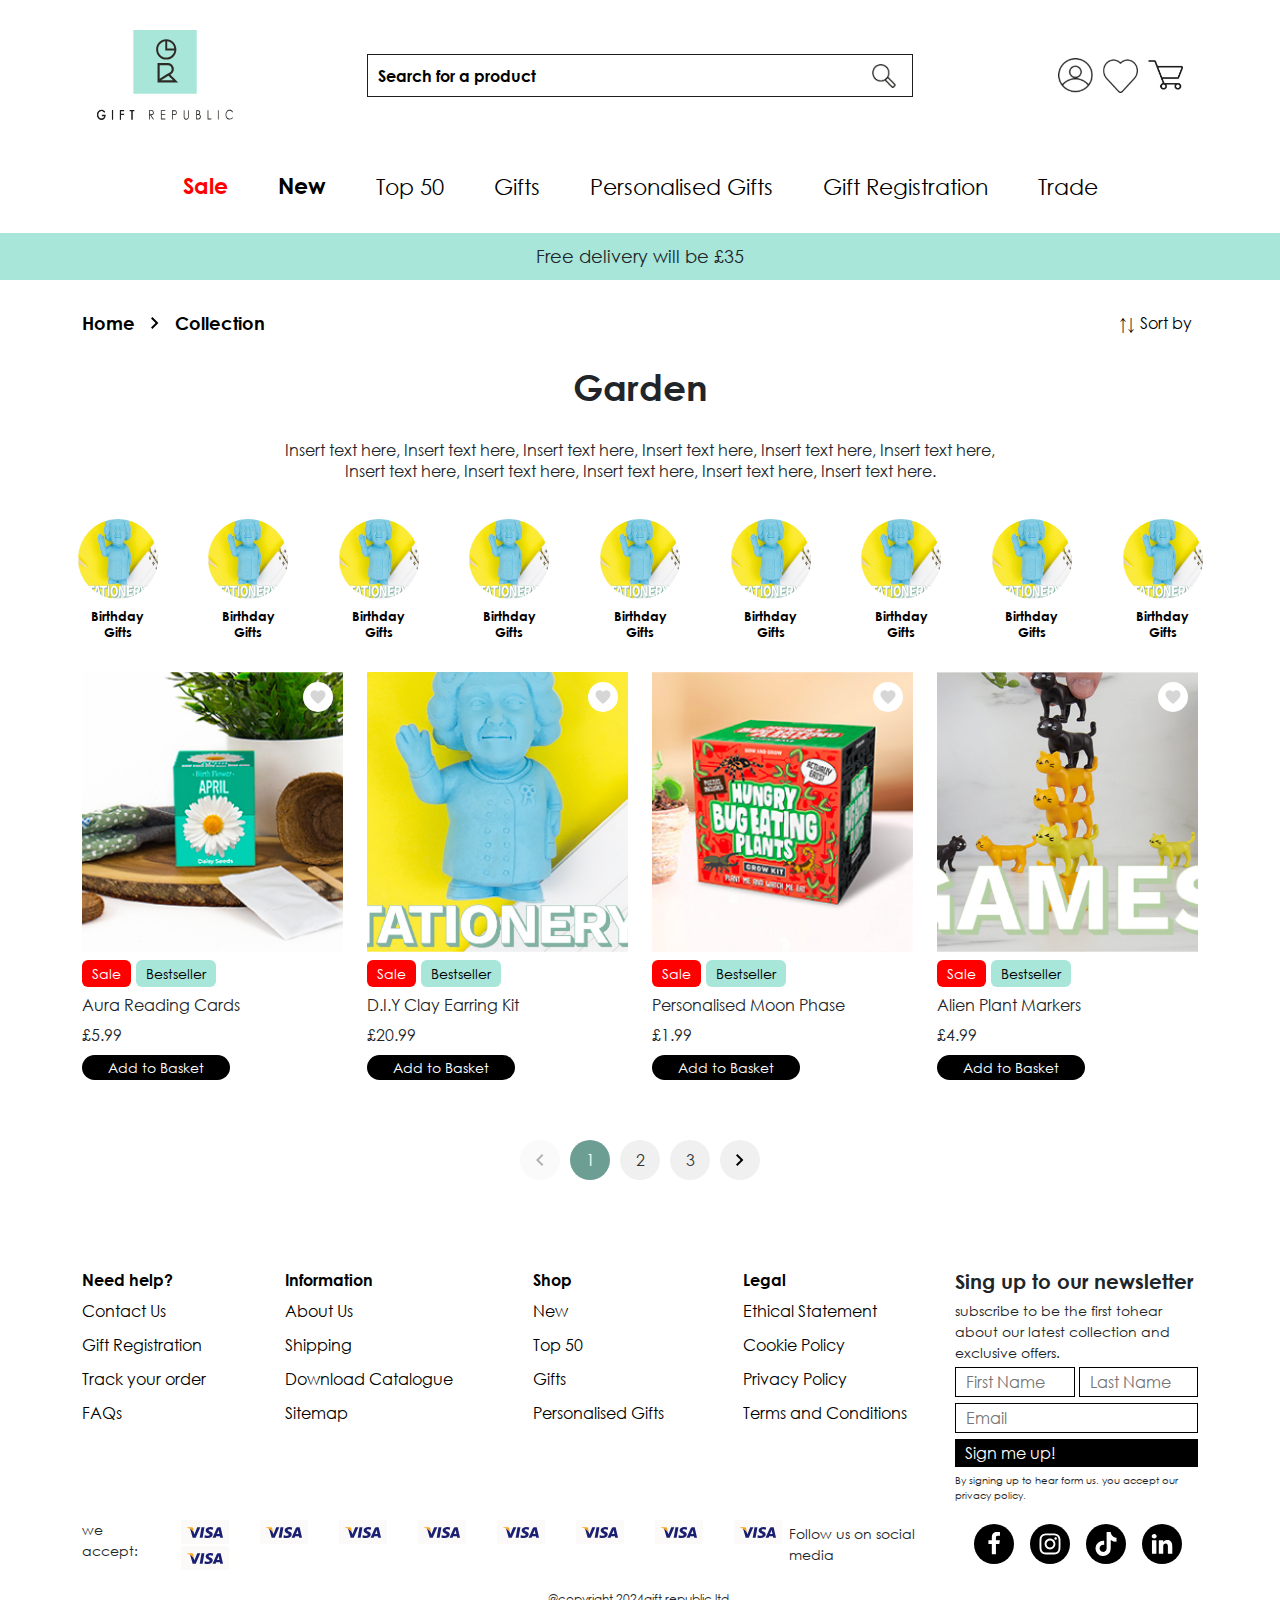
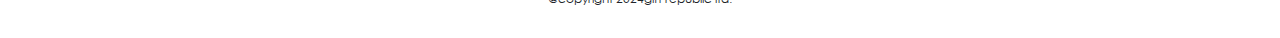
<file: collection.html>
<!DOCTYPE html>
<html lang="en">

<head>
    <meta charset="UTF-8">
    <meta http-equiv="X-UA-Compatible" content="IE=edge">
    <meta name="viewport" content="width=device-width, initial-scale=1.0">
    <title>Collection</title>
    <!-- bootstrap file css -->
    <link rel="stylesheet" href="src/css/bootstrap.css">
    <!-- Material link -->
    <link rel="stylesheet"
        href="https://fonts.googleapis.com/css2?family=Material+Symbols+Outlined:opsz,wght,FILL,GRAD@48,400,0,0" />
    <!-- css file -->
    <link rel="stylesheet" href="src/css/main_style.css">
    <link rel="icon" type="image/x-icon" href="favicon.ico?v=2">
    <script src="https://ajax.googleapis.com/ajax/libs/jquery/3.6.0/jquery.min.js"></script>
    <link rel="stylesheet" href="https://cdn.jsdelivr.net/npm/swiper/swiper-bundle.min.css" />
</head>

<body>
    <!-- header start  -->
    <header class="header">
        <div class="container">
            <div class="row justify-content-between align-items-center">
                <div class="col-md-2">
                    <h1 class="mb-0">
                        <a href="./">
                            <img src="src/images/logo.svg" title="gift republic logo" alt="gift republic logo"
                                class="header__logo">
                        </a>
                    </h1>
                </div>
                <div class="col-md-6">
                    <div class="search-box search-box--custom">
                        <form action="/action_page.php" method="get" autocomplete="on">
                            <input type="text" id="the-filter" placeholder="Search for a product"
                                class="search-box__field" autocomplete="on">
                            <button class="button search-box__button">
                                <img src="src/images/search.jpg" class="search-icon">
                            </button>
                        </form>
                    </div>
                </div>
                <div class="col-md-2">
                    <div class="header__buttons">
                        <div role="button" class="button header__button-item button--user button--search">
                            <img src="src/images/user.png" class="search-icon">
                            <div class="card card--user">
                                <h2 class="card__title">Customer Login</h2>
                                <a href="collection.html"
                                    class="button button--block button--md button--primary mb-2">Creat an
                                    account</a>
                                <a href="product.html" class="button button--block button--md button--black">login</a>
                            </div>
                        </div>
                        <button class="button header__button-item button--search">
                            <img src="src/images/heart.png" class="search-icon">
                        </button>
                        <div role="button" class="button header__button-item button--add-cart">
                            <img src="src/images/cart.jpg" alt="" class="cart-icon">
                            <div class="card card--cart">
                                <div class="d-flex justify-content-between">
                                    <h2 class="card__title mb-0">Add to Basket</h2>
                                    <p class="card__text mb-0">Total Products 2</p>
                                </div>
                                <hr>
                                <div id="cart-items">
                                    <div class="d-flex justify-content-between align-items-center mb-3" data-id="1">
                                        <div class="d-flex align-items-center">
                                            <img src="./src/images/card-10.jpg" alt="" class="card__image">
                                            <div>
                                                <h3 class="card__product-title">D.I.Y Clay Earring Kit</h3>
                                                <p class="card__qty">qty: 1</p>
                                            </div>
                                        </div>
                                        <div class="d-flex">
                                            <p class="card__price">£9.99</p>
                                            <button class="delete-btn">
                                                <svg xmlns="http://www.w3.org/2000/svg" height="24px"
                                                    viewBox="0 -960 960 960" width="24px" fill="#000">
                                                    <path
                                                        d="M280-120q-33 0-56.5-23.5T200-200v-520h-40v-80h200v-40h240v40h200v80h-40v520q0 33-23.5 56.5T680-120H280Zm400-600H280v520h400v-520ZM360-280h80v-360h-80v360Zm160 0h80v-360h-80v360ZM280-720v520-520Z" />
                                                </svg>
                                            </button>
                                        </div>
                                    </div>
                                    <div class="d-flex justify-content-between align-items-center mb-3" data-id="2">
                                        <div class="d-flex align-items-center">
                                            <img src="./src/images/card-10.jpg" alt="" class="card__image">
                                            <div>
                                                <h3 class="card__product-title">D.I.Y Clay Earring Kit</h3>
                                                <p class="card__qty">qty: 1</p>
                                            </div>
                                        </div>
                                        <div class="d-flex">
                                            <p class="card__price">£9.99</p>
                                            <button class="delete-btn">
                                                <svg xmlns="http://www.w3.org/2000/svg" height="24px"
                                                    viewBox="0 -960 960 960" width="24px" fill="#000">
                                                    <path
                                                        d="M280-120q-33 0-56.5-23.5T200-200v-520h-40v-80h200v-40h240v40h200v80h-40v520q0 33-23.5 56.5T680-120H280Zm400-600H280v520h400v-520ZM360-280h80v-360h-80v360Zm160 0h80v-360h-80v360ZM280-720v520-520Z" />
                                                </svg>
                                            </button>
                                        </div>
                                    </div>
                                </div>
                                <p id="no-items" style="display: none;">No items found</p>
                                <a href="">View Basket</a>
                            </div>
                        </div>
                    </div>
                </div>
            </div>
        </div>
    </header>
    <!-- header end  -->
    <div class="container">
        <header class="header-mobile">
            <div class="d-flex align-items-center">
                <button class="button button--menu toggle-menu">
                    <span class="material-symbols-outlined">menu</span>
                </button>
                <div class="mobile-menu">
                    <div class="container">
                        <div class="d-flex align-items-center">
                            <a href="index.html">
                                <img src="src/images/GR-text-logo.svg" alt="" class="header-mobile__logo">
                            </a>
                            <button class="button button--menu toggle-menu">
                                <span class="material-symbols-outlined">close</span>
                            </button>
                        </div>
                        <div>
                            <ul class="nav-mobile">
                                <li class="nav-mobile__item">
                                    <a href="" class="nav-mobile__link nav__list-link--red">Sale</a>
                                </li>
                                <li class="nav-mobile__item">
                                    <a href="" class="nav-mobile__link">New</a>
                                </li>
                                <li class="nav-mobile__item">
                                    <a href="" class="nav-mobile__link">Top 50</a>
                                </li>
                                <li class="nav-mobile__item">
                                    <a href="" class="nav-mobile__link">Gifts</a>
                                </li>
                                <li class="nav-mobile__item">
                                    <a href="" class="nav-mobile__link">Personalised Gifts</a>
                                </li>
                                <li class="nav-mobile__item">
                                    <a href="" class="nav-mobile__link">Gift Registration</a>
                                </li>
                                <li class="nav-mobile__item">
                                    <a href="" class="nav-mobile__link">Trade</a>
                                </li>
                            </ul>
                        </div>
                    </div>
                </div>
                <a href="index.html">
                    <img src="src/images/GR-text-logo.svg" alt="" class="header-mobile__logo">
                </a>
            </div>
            <div class="d-flex">
                <button class="button button--menu">
                    <span class="material-symbols-outlined">search</span>
                </button>
                <button class="button button--menu">
                    <span class="material-symbols-outlined">
                        account_circle
                    </span>
                </button>
                <button class="button button--menu">
                    <span class="material-symbols-outlined">
                        favorite
                    </span>
                </button>
                <button class="button button--menu">
                    <span class="material-symbols-outlined">shopping_cart</span>
                </button>
            </div>
        </header>
    </div>
    <main>
        <!-- nav start  -->
        <div class="container">
            <nav class="nav nav--menu" id="menu">
                <div class="menu--wrapper">
                    <a href="index.html" class="d-block">
                        <img src="src/images/GR-text-logo.svg" alt="" class="logo-text">
                    </a>
                    <ul class="nav__list">
                        <li class="nav__list-item">
                            <a href="" class="nav__list-link nav__list-link--red font-bold">Sale</a>
                        </li>
                        <li class="nav__list-item">
                            <a href="" class="nav__list-link font-bold">New</a>
                        </li>
                        <li class="nav__list-item">
                            <a href="" class="nav__list-link">Top 50</a>
                        </li>
                        <li class="nav__list-item menu-toggle">
                            <a href="" class="nav__list-link">Gifts</a>
                            <div class="mega-menu">
                                <div class="mega-menu__wrapper">
                                    <ul class="mega-menu__list">
                                        <li class="mega-menu__item">
                                            <a href="" class="mega-menu__link">
                                                <h3 class="mega-menu__title">Gifts</h3>
                                            </a>
                                        </li>
                                        <li class="mega-menu__item">
                                            <a href="" class="mega-menu__link">Gaming</a>
                                        </li>
                                        <li class="mega-menu__item">
                                            <a href="" class="mega-menu__link">Card Packs</a>
                                        </li>
                                        <li class="mega-menu__item">
                                            <a href="" class="mega-menu__link">Lifestyle</a>
                                        </li>
                                        <li class="mega-menu__item">
                                            <a href="" class="mega-menu__link">Bathroom</a>
                                        </li>
                                        <li class="mega-menu__item">
                                            <a href="" class="mega-menu__link">Kitchen</a>
                                        </li>
                                        <li class="mega-menu__item">
                                            <a href="" class="mega-menu__link">Homeware</a>
                                        </li>
                                        <li class="mega-menu__item">
                                            <a href="" class="mega-menu__link">Tech</a>
                                        </li>
                                        <li class="mega-menu__item">
                                            <a href="" class="mega-menu__link">Gift tins</a>
                                        </li>
                                        <li class="mega-menu__item">
                                            <a href="" class="mega-menu__link">Garden</a>
                                        </li>
                                    </ul>
                                    <ul class="mega-menu__list">
                                        <li class="mega-menu__item">
                                            <a href="" class="mega-menu__link">
                                                <h3 class="mega-menu__title">Collections</h3>
                                            </a>
                                        </li>
                                        <li class="mega-menu__item">
                                            <a href="" class="mega-menu__link">Cosmic</a>
                                        </li>
                                        <li class="mega-menu__item">
                                            <a href="" class="mega-menu__link">D.I.Y. Kits</a>
                                        </li>
                                        <li class="mega-menu__item">
                                            <a href="" class="mega-menu__link">Scratch off</a>
                                        </li>
                                        <li class="mega-menu__item">
                                            <a href="" class="mega-menu__link">Llama</a>
                                        </li>
                                        <li class="mega-menu__item">
                                            <a href="" class="mega-menu__link">Lovely jubbly</a>
                                        </li>
                                        <li class="mega-menu__item">
                                            <a href="" class="mega-menu__link">Vinyl</a>
                                        </li>
                                        <li class="mega-menu__item">
                                            <a href="" class="mega-menu__link">Dress up</a>
                                        </li>
                                        <li class="mega-menu__item">
                                            <a href="" class="mega-menu__link">Beach please</a>
                                        </li>
                                        <li class="mega-menu__item">
                                            <a href="" class="mega-menu__link">Festive</a>
                                        </li>
                                    </ul>
                                    <ul class="mega-menu__list">
                                        <li class="mega-menu__item">
                                            <a href="" class="mega-menu__link">
                                                <h3 class="mega-menu__title">Recipient</h3>
                                            </a>
                                        </li>
                                        <li class="mega-menu__item">
                                            <a href="" class="mega-menu__link">Gifts for Kids</a>
                                        </li>
                                        <li class="mega-menu__item">
                                            <a href="" class="mega-menu__link">Gifts for Teenagers</a>
                                        </li>
                                        <li class="mega-menu__item">
                                            <a href="" class="mega-menu__link">Gifts for Her</a>
                                        </li>
                                        <li class="mega-menu__item">
                                            <a href="" class="mega-menu__link">Gifts for Him</a>
                                        </li>
                                        <li class="mega-menu__item">
                                            <a href="" class="mega-menu__link">Gifts for Mum</a>
                                        </li>
                                        <li class="mega-menu__item">
                                            <a href="" class="mega-menu__link">Gifts for Dad</a>
                                        </li>
                                        <li class="mega-menu__item">
                                            <a href="" class="mega-menu__link">Gifts for Couples</a>
                                        </li>
                                    </ul>
                                    <ul class="mega-menu__list">
                                        <li class="mega-menu__item">
                                            <a href="" class="mega-menu__link">
                                                <h3 class="mega-menu__title">Ocassion</h3>
                                            </a>
                                        </li>
                                        <li class="mega-menu__item">
                                            <a href="" class="mega-menu__link">Birthday gifts</a>
                                        </li>
                                        <li class="mega-menu__item">
                                            <a href="" class="mega-menu__link">Father’s day gifts</a>
                                        </li>
                                        <li class="mega-menu__item">
                                            <a href="" class="mega-menu__link">Mother’s day gifts</a>
                                        </li>
                                        <li class="mega-menu__item">
                                            <a href="" class="mega-menu__link">Valentines day gifts</a>
                                        </li>
                                        <li class="mega-menu__item">
                                            <a href="" class="mega-menu__link">Christmas gifts</a>
                                        </li>
                                    </ul>
                                </div>
                            </div>
                        </li>
                        <li class="nav__list-item">
                            <a href="" class="nav__list-link">Personalised Gifts</a>
                        </li>
                        <li class="nav__list-item">
                            <a href="" class="nav__list-link">Gift Registration</a>
                        </li>
                        <li class="nav__list-item">
                            <a href="" class="nav__list-link">Trade</a>
                        </li>
                    </ul>
                </div>
            </nav>
        </div>
        <div class="banner-sale">
            Free delivery will be £35
        </div>
        <!-- nav end  -->
        <!-- collection section  -->
        <div class="container">
            <section class="section">
                <!-- section header  -->
                <div class="d-flex justify-content-between align-items-center mb-30 gy-3">
                    <div class="breadcrumb">
                        <a href="index.html" class="breadcrumb__link">Home</a>
                        <span class="breadcrumb__seperator">
                            <img src="/src/images/arrow-right.svg" alt="">
                        </span>
                        <a href="" class="breadcrumb__link">Collection</a>
                    </div>
                    <div class="filter">
                        <div class="d-flex justify-content-end align-items-center">
                            <button class="button button-sort" onclick="toggleDropdown()">
                                <span class="button-sort__icon">&#8593;</span>
                                <span class="button-sort__icon">&#8595;</span>
                                <span class="section__text-end">Sort by</span>
                            </button>
                            <div class="dropdown-content" id="dropdown-content">
                                <a href="#" onclick="sortProducts('az')">A-Z</a>
                                <a href="#" onclick="sortProducts('za')">Z-A</a>
                                <a href="#" onclick="sortProducts('lowToHigh')">Low To High</a>
                                <a href="#" onclick="sortProducts('highToLow')">High To Low</a>
                                <a href="#" onclick="sortProducts('topReviews')">Top Reviews</a>
                                <a href="#" onclick="sortProducts('newest')">Newest</a>
                                <a href="#" onclick="sortProducts('oldest')">Oldest</a>
                            </div>
                        </div>
                    </div>
                </div>
                <h2 class="section__title font-size-xl">Garden</h2>
                <!-- products -->
                <div class="row justify-content-center mb-30">
                    <div class="col-8">
                        <p class="section__description">Insert text here, Insert text here, Insert text here, Insert
                            text here,
                            Insert text here, Insert text here,
                            Insert text here, Insert text here, Insert text here, Insert text here, Insert text
                            here.
                        </p>
                    </div>
                </div>
                <div class="row justify-content-between mb-4 category-section">
                    <div class="col-xl-1 col-lg-3 col-6">
                        <a href="" class="category">
                            <img src="./src/images/card-10.jpg" class="category__image" alt="">
                            <h3 class="category__title">Birthday Gifts</h3>
                        </a>
                    </div>
                    <div class="col-xl-1 col-lg-3 col-6">
                        <a href="" class="category">
                            <img src="./src/images/card-10.jpg" class="category__image" alt="">
                            <h3 class="category__title">Birthday Gifts</h3>
                        </a>
                    </div>
                    <div class="col-xl-1 col-lg-3 col-6">
                        <a href="" class="category">
                            <img src="./src/images/card-10.jpg" class="category__image" alt="">
                            <h3 class="category__title">Birthday Gifts</h3>
                        </a>
                    </div>
                    <div class="col-xl-1 col-lg-3 col-6">
                        <a href="" class="category">
                            <img src="./src/images/card-10.jpg" class="category__image" alt="">
                            <h3 class="category__title">Birthday Gifts</h3>
                        </a>
                    </div>
                    <div class="col-xl-1 col-lg-3 col-6">
                        <a href="" class="category">
                            <img src="./src/images/card-10.jpg" class="category__image" alt="">
                            <h3 class="category__title">Birthday Gifts</h3>
                        </a>
                    </div>
                    <div class="col-xl-1 col-lg-3 col-6">
                        <a href="" class="category">
                            <img src="./src/images/card-10.jpg" class="category__image" alt="">
                            <h3 class="category__title">Birthday Gifts</h3>
                        </a>
                    </div>
                    <div class="col-xl-1 col-lg-3 col-6">
                        <a href="" class="category">
                            <img src="./src/images/card-10.jpg" class="category__image" alt="">
                            <h3 class="category__title">Birthday Gifts</h3>
                        </a>
                    </div>
                    <div class="col-xl-1 col-lg-3 col-6">
                        <a href="" class="category">
                            <img src="./src/images/card-10.jpg" class="category__image" alt="">
                            <h3 class="category__title">Birthday Gifts</h3>
                        </a>
                    </div>
                    <div class="col-xl-1 col-lg-3 col-6">
                        <a href="" class="category">
                            <img src="./src/images/card-10.jpg" class="category__image" alt="">
                            <h3 class="category__title">Birthday Gifts</h3>
                        </a>
                    </div>
                </div>
                <div class="swiper swiper--category">
                    <div class="swiper-wrapper">
                        <div class="swiper-slide">
                            <a href="" class="category">
                                <img src="./src/images/card-10.jpg" class="category__image" alt="">
                                <h3 class="category__title">Birthday Gifts</h3>
                            </a>
                        </div>
                        <div class="swiper-slide">
                            <a href="" class="category">
                                <img src="./src/images/card-10.jpg" class="category__image" alt="">
                                <h3 class="category__title">Birthday Gifts</h3>
                            </a>
                        </div>
                        <div class="swiper-slide">
                            <a href="" class="category">
                                <img src="./src/images/card-10.jpg" class="category__image" alt="">
                                <h3 class="category__title">Birthday Gifts</h3>
                            </a>
                        </div>
                        <div class="swiper-slide">
                            <a href="" class="category">
                                <img src="./src/images/card-10.jpg" class="category__image" alt="">
                                <h3 class="category__title">Birthday Gifts</h3>
                            </a>
                        </div>
                        <div class="swiper-slide">
                            <a href="" class="category">
                                <img src="./src/images/card-10.jpg" class="category__image" alt="">
                                <h3 class="category__title">Birthday Gifts</h3>
                            </a>
                        </div>
                        <div class="swiper-slide">
                            <a href="" class="category">
                                <img src="./src/images/card-10.jpg" class="category__image" alt="">
                                <h3 class="category__title">Birthday Gifts</h3>
                            </a>
                        </div>
                        <div class="swiper-slide">
                            <a href="" class="category">
                                <img src="./src/images/card-10.jpg" class="category__image" alt="">
                                <h3 class="category__title">Birthday Gifts</h3>
                            </a>
                        </div>
                        <div class="swiper-slide">
                            <a href="" class="category">
                                <img src="./src/images/card-10.jpg" class="category__image" alt="">
                                <h3 class="category__title">Birthday Gifts</h3>
                            </a>
                        </div>
                        <div class="swiper-slide">
                            <a href="" class="category">
                                <img src="./src/images/card-10.jpg" class="category__image" alt="">
                                <h3 class="category__title">Birthday Gifts</h3>
                            </a>
                        </div>
                    </div>
                </div>
                <div class="row gx-4" id="product-container">
                    <div class="col-lg-3 col-md-4 col-12" data-title="Aura Reading Cards" data-price="5.99">
                        <div class="card card--custom">
                            <div class="card__image-link">
                                <div class="card__image-wrapper">
                                    <button class="card__button-icon" onclick="toggleAddWish(this)">
                                        <svg class="card__icon-absolute" xmlns="http://www.w3.org/2000/svg"
                                            height="24px" viewBox="0 0 24 24" width="24px">
                                            <path d="M0 0h24v24H0V0z" fill="none" />
                                            <path
                                                d="M12 21.35l-1.45-1.32C5.4 15.36 2 12.28 2 8.5 2 5.42 4.42 3 7.5 3c1.74 0 3.41.81 4.5 2.09C13.09 3.81 14.76 3 16.5 3 19.58 3 22 5.42 22 8.5c0 3.78-3.4 6.86-8.55 11.54L12 21.35z" />
                                        </svg>
                                    </button>
                                    <div class="card__image-container">
                                        <img src="src/images/card-12.jpg" alt="" class="card__image card__image--first">
                                        <img src="src/images/card-13.jpg" alt=""
                                            class="card__image card__image--second">
                                    </div>
                                </div>
                                <div class="card__content">
                                    <div class="d-flex mb-2">
                                        <p class="card__tag card__tag--sale">Sale</p>
                                        <p class="card__tag card__tag--hot">Bestseller</p>
                                    </div>
                                    <div>
                                        <h3 class="card__title mb-0">Aura Reading Cards</h3>
                                        <p class="card__price mt-2">£5.99</p>
                                        <button class="card__action mt-2">Add to Basket</button>
                                    </div>
                                </div>
                            </div>
                        </div>
                    </div>
                    <div class="col-lg-3 col-md-4 col-12" data-title="D.I.Y Clay Earring Kit" data-price="20.99">
                        <div class="card card--custom">
                            <div class="card__image-link">
                                <div class="card__image-wrapper">
                                    <button class="card__button-icon" onclick="toggleAddWish(this)">
                                        <svg class="card__icon-absolute" xmlns="http://www.w3.org/2000/svg"
                                            height="24px" viewBox="0 0 24 24" width="24px">
                                            <path d="M0 0h24v24H0V0z" fill="none" />
                                            <path
                                                d="M12 21.35l-1.45-1.32C5.4 15.36 2 12.28 2 8.5 2 5.42 4.42 3 7.5 3c1.74 0 3.41.81 4.5 2.09C13.09 3.81 14.76 3 16.5 3 19.58 3 22 5.42 22 8.5c0 3.78-3.4 6.86-8.55 11.54L12 21.35z" />
                                        </svg>
                                    </button>
                                    <div class="card__image-container">
                                        <img src="src/images/card-10.jpg" alt="" class="card__image card__image--first">
                                        <img src="src/images/card-11.jpg" alt=""
                                            class="card__image card__image--second">
                                    </div>
                                </div>
                                <div class="card__content">
                                    <div class="d-flex mb-2">
                                        <p class="card__tag card__tag--sale">Sale</p>
                                        <p class="card__tag card__tag--hot">Bestseller</p>
                                    </div>
                                    <div>
                                        <h3 class="card__title mb-0">D.I.Y Clay Earring Kit</h3>
                                        <p class="card__price mt-2">£20.99</p>
                                        <button class="card__action mt-2">Add to Basket</button>
                                    </div>
                                </div>
                            </div>
                        </div>
                    </div>
                    <div class="col-lg-3 col-md-4 col-12" data-title="Personalised Moon Phase" data-price="1.99">
                        <div class="card card--custom">
                            <div class="card__image-link">
                                <div class="card__image-wrapper">
                                    <button class="card__button-icon" onclick="toggleAddWish(this)">
                                        <svg class="card__icon-absolute" xmlns="http://www.w3.org/2000/svg"
                                            height="24px" viewBox="0 0 24 24" width="24px">
                                            <path d="M0 0h24v24H0V0z" fill="none" />
                                            <path
                                                d="M12 21.35l-1.45-1.32C5.4 15.36 2 12.28 2 8.5 2 5.42 4.42 3 7.5 3c1.74 0 3.41.81 4.5 2.09C13.09 3.81 14.76 3 16.5 3 19.58 3 22 5.42 22 8.5c0 3.78-3.4 6.86-8.55 11.54L12 21.35z" />
                                        </svg>
                                    </button>
                                    <div class="card__image-container">
                                        <img src="src/images/card-14.jpg" alt="" class="card__image card__image--first">
                                        <img src="src/images/card-15.jpg" alt=""
                                            class="card__image card__image--second">
                                    </div>
                                </div>
                                <div class="card__content">
                                    <div class="d-flex mb-2">
                                        <p class="card__tag card__tag--sale">Sale</p>
                                        <p class="card__tag card__tag--hot">Bestseller</p>
                                    </div>
                                    <div>
                                        <h3 class="card__title mb-0">Personalised Moon Phase
                                        </h3>
                                        <p class="card__price mt-2">£1.99</p>
                                        <button class="card__action mt-2">Add to Basket</button>
                                    </div>
                                </div>
                            </div>
                        </div>
                    </div>
                    <div class="col-lg-3 col-md-4 col-12" data-title="Alien Plant Markers" data-price="4.99">
                        <div class="card card--custom">
                            <div class="card__image-link">
                                <div class="card__image-wrapper">
                                    <button class="card__button-icon" onclick="toggleAddWish(this)">
                                        <svg class="card__icon-absolute" xmlns="http://www.w3.org/2000/svg"
                                            height="24px" viewBox="0 0 24 24" width="24px">
                                            <path d="M0 0h24v24H0V0z" fill="none" />
                                            <path
                                                d="M12 21.35l-1.45-1.32C5.4 15.36 2 12.28 2 8.5 2 5.42 4.42 3 7.5 3c1.74 0 3.41.81 4.5 2.09C13.09 3.81 14.76 3 16.5 3 19.58 3 22 5.42 22 8.5c0 3.78-3.4 6.86-8.55 11.54L12 21.35z" />
                                        </svg>
                                    </button>
                                    <div class="card__image-container">
                                        <img src="src/images/card-8.jpg" alt="" class="card__image card__image--first">
                                        <img src="src/images/card-9.jpg" alt="" class="card__image card__image--second">
                                    </div>
                                </div>
                                <div class="card__content">
                                    <div class="d-flex mb-2">
                                        <p class="card__tag card__tag--sale">Sale</p>
                                        <p class="card__tag card__tag--hot">Bestseller</p>
                                    </div>
                                    <div>
                                        <h3 class="card__title mb-0">Alien Plant Markers</h3>
                                        <p class="card__price mt-2">£4.99</p>
                                        <button class="card__action mt-2">Add to Basket</button>
                                    </div>
                                </div>
                            </div>
                        </div>
                    </div>
                    <div class="col-lg-3 col-md-4 col-12" data-title="Aura Reading Cards" data-price="4.99">
                        <div class="card card--custom">
                            <div class="card__image-link">
                                <div class="card__image-wrapper">
                                    <button class="card__button-icon" onclick="toggleAddWish(this)">
                                        <svg class="card__icon-absolute" xmlns="http://www.w3.org/2000/svg"
                                            height="24px" viewBox="0 0 24 24" width="24px">
                                            <path d="M0 0h24v24H0V0z" fill="none" />
                                            <path
                                                d="M12 21.35l-1.45-1.32C5.4 15.36 2 12.28 2 8.5 2 5.42 4.42 3 7.5 3c1.74 0 3.41.81 4.5 2.09C13.09 3.81 14.76 3 16.5 3 19.58 3 22 5.42 22 8.5c0 3.78-3.4 6.86-8.55 11.54L12 21.35z" />
                                        </svg>
                                    </button>
                                    <div class="card__image-container">
                                        <img src="src/images/card-12.jpg" alt="" class="card__image card__image--first">
                                        <img src="src/images/card-13.jpg" alt=""
                                            class="card__image card__image--second">
                                    </div>
                                </div>
                                <div class="card__content">
                                    <div class="d-flex mb-2">
                                        <p class="card__tag card__tag--sale">Sale</p>
                                        <p class="card__tag card__tag--hot">Bestseller</p>
                                    </div>
                                    <div>
                                        <h3 class="card__title mb-0">Aura Reading Cards</h3>
                                        <p class="card__price mt-2">£4.99</p>
                                        <button class="card__action mt-2">Add to Basket</button>
                                    </div>
                                </div>
                            </div>
                        </div>
                    </div>
                    <div class="col-lg-3 col-md-4 col-12" data-title="D.I.Y Clay Earring Kit" data-price="11.99">
                        <div class="card card--custom">
                            <div class="card__image-link">
                                <div class="card__image-wrapper">
                                    <button class="card__button-icon" onclick="toggleAddWish(this)">
                                        <svg class="card__icon-absolute" xmlns="http://www.w3.org/2000/svg"
                                            height="24px" viewBox="0 0 24 24" width="24px">
                                            <path d="M0 0h24v24H0V0z" fill="none" />
                                            <path
                                                d="M12 21.35l-1.45-1.32C5.4 15.36 2 12.28 2 8.5 2 5.42 4.42 3 7.5 3c1.74 0 3.41.81 4.5 2.09C13.09 3.81 14.76 3 16.5 3 19.58 3 22 5.42 22 8.5c0 3.78-3.4 6.86-8.55 11.54L12 21.35z" />
                                        </svg>
                                    </button>
                                    <div class="card__image-container">
                                        <img src="src/images/card-10.jpg" alt="" class="card__image card__image--first">
                                        <img src="src/images/card-11.jpg" alt=""
                                            class="card__image card__image--second">
                                    </div>
                                </div>
                                <div class="card__content">
                                    <div class="d-flex mb-2">
                                        <p class="card__tag card__tag--sale">Sale</p>
                                        <p class="card__tag card__tag--hot">Bestseller</p>
                                    </div>
                                    <div>
                                        <h3 class="card__title mb-0">D.I.Y Clay Earring Kit</h3>
                                        <p class="card__price mt-2">£11.99</p>
                                        <button class="card__action mt-2">Add to Basket</button>
                                    </div>
                                </div>
                            </div>
                        </div>
                    </div>
                    <div class="col-lg-3 col-md-4 col-12" data-title="Personalised Moon Phase" data-price="4.99">
                        <div class="card card--custom">
                            <div class="card__image-link">
                                <div class="card__image-wrapper">
                                    <button class="card__button-icon" onclick="toggleAddWish(this)">
                                        <svg class="card__icon-absolute" xmlns="http://www.w3.org/2000/svg"
                                            height="24px" viewBox="0 0 24 24" width="24px">
                                            <path d="M0 0h24v24H0V0z" fill="none" />
                                            <path
                                                d="M12 21.35l-1.45-1.32C5.4 15.36 2 12.28 2 8.5 2 5.42 4.42 3 7.5 3c1.74 0 3.41.81 4.5 2.09C13.09 3.81 14.76 3 16.5 3 19.58 3 22 5.42 22 8.5c0 3.78-3.4 6.86-8.55 11.54L12 21.35z" />
                                        </svg>
                                    </button>
                                    <div class="card__image-container">
                                        <img src="src/images/card-14.jpg" alt="" class="card__image card__image--first">
                                        <img src="src/images/card-15.jpg" alt=""
                                            class="card__image card__image--second">
                                    </div>
                                </div>
                                <div class="card__content">
                                    <div class="d-flex mb-2">
                                        <p class="card__tag card__tag--sale">Sale</p>
                                        <p class="card__tag card__tag--hot">Bestseller</p>
                                    </div>
                                    <div>
                                        <h3 class="card__title mb-0">Personalised Moon Phase</h3>
                                        <p class="card__price mt-2">£4.99</p>
                                        <button class="card__action mt-2">Add to Basket</button>
                                    </div>
                                </div>
                            </div>
                        </div>
                    </div>
                    <div class="col-lg-3 col-md-4 col-12" data-title="Alien Plant Markers" data-price="4.99">
                        <div class="card card--custom">
                            <div class="card__image-link">
                                <div class="card__image-wrapper">
                                    <button class="card__button-icon" onclick="toggleAddWish(this)">
                                        <svg class="card__icon-absolute" xmlns="http://www.w3.org/2000/svg"
                                            height="24px" viewBox="0 0 24 24" width="24px">
                                            <path d="M0 0h24v24H0V0z" fill="none" />
                                            <path
                                                d="M12 21.35l-1.45-1.32C5.4 15.36 2 12.28 2 8.5 2 5.42 4.42 3 7.5 3c1.74 0 3.41.81 4.5 2.09C13.09 3.81 14.76 3 16.5 3 19.58 3 22 5.42 22 8.5c0 3.78-3.4 6.86-8.55 11.54L12 21.35z" />
                                        </svg>
                                    </button>
                                    <div class="card__image-container">
                                        <img src="src/images/card-8.jpg" alt="" class="card__image card__image--first">
                                        <img src="src/images/card-9.jpg" alt="" class="card__image card__image--second">
                                    </div>
                                </div>
                                <div class="card__content">
                                    <div class="d-flex mb-2">
                                        <p class="card__tag card__tag--sale">Sale</p>
                                        <p class="card__tag card__tag--hot">Bestseller</p>
                                    </div>
                                    <div>
                                        <h3 class="card__title mb-0">Alien Plant Markers</h3>
                                        <p class="card__price mt-2">£4.99</p>
                                        <button class="card__action mt-2">Add to Basket</button>
                                    </div>
                                </div>
                            </div>
                        </div>
                    </div>
                    <div class="col-lg-3 col-md-4 col-12" data-title="Aura Reading Cards" data-price="0.99">
                        <div class="card card--custom">
                            <div class="card__image-link">
                                <div class="card__image-wrapper">
                                    <button class="card__button-icon" onclick="toggleAddWish(this)">
                                        <svg class="card__icon-absolute" xmlns="http://www.w3.org/2000/svg"
                                            height="24px" viewBox="0 0 24 24" width="24px">
                                            <path d="M0 0h24v24H0V0z" fill="none" />
                                            <path
                                                d="M12 21.35l-1.45-1.32C5.4 15.36 2 12.28 2 8.5 2 5.42 4.42 3 7.5 3c1.74 0 3.41.81 4.5 2.09C13.09 3.81 14.76 3 16.5 3 19.58 3 22 5.42 22 8.5c0 3.78-3.4 6.86-8.55 11.54L12 21.35z" />
                                        </svg>
                                    </button>
                                    <div class="card__image-container">
                                        <img src="src/images/card-12.jpg" alt="" class="card__image card__image--first">
                                        <img src="src/images/card-13.jpg" alt=""
                                            class="card__image card__image--second">
                                    </div>
                                </div>
                                <div class="card__content">
                                    <div class="d-flex mb-2">
                                        <p class="card__tag card__tag--sale">Sale</p>
                                        <p class="card__tag card__tag--hot">Bestseller</p>
                                    </div>
                                    <div>
                                        <h3 class="card__title mb-0">Aura Reading Cards</h3>
                                        <p class="card__price mt-2">£0.99</p>
                                        <button class="card__action mt-2">Add to Basket</button>
                                    </div>
                                </div>
                            </div>
                        </div>
                    </div>
                    <div class="col-lg-3 col-md-4 col-12" data-title="D.I.Y Clay Earring Kit" data-price="0.99">
                        <div class="card card--custom">
                            <div class="card__image-link">
                                <div class="card__image-wrapper">
                                    <button class="card__button-icon" onclick="toggleAddWish(this)">
                                        <svg class="card__icon-absolute" xmlns="http://www.w3.org/2000/svg"
                                            height="24px" viewBox="0 0 24 24" width="24px">
                                            <path d="M0 0h24v24H0V0z" fill="none" />
                                            <path
                                                d="M12 21.35l-1.45-1.32C5.4 15.36 2 12.28 2 8.5 2 5.42 4.42 3 7.5 3c1.74 0 3.41.81 4.5 2.09C13.09 3.81 14.76 3 16.5 3 19.58 3 22 5.42 22 8.5c0 3.78-3.4 6.86-8.55 11.54L12 21.35z" />
                                        </svg>
                                    </button>
                                    <div class="card__image-container">
                                        <img src="src/images/card-10.jpg" alt="" class="card__image card__image--first">
                                        <img src="src/images/card-11.jpg" alt=""
                                            class="card__image card__image--second">
                                    </div>
                                </div>
                                <div class="card__content">
                                    <div class="d-flex mb-2">
                                        <p class="card__tag card__tag--sale">Sale</p>
                                        <p class="card__tag card__tag--hot">Bestseller</p>
                                    </div>
                                    <div>
                                        <h3 class="card__title mb-0">D.I.Y Clay Earring Kit</h3>
                                        <p class="card__price mt-2">£4.99</p>
                                        <button class="card__action mt-2">Add to Basket</button>
                                    </div>
                                </div>
                            </div>
                        </div>
                    </div>
                    <div class="col-lg-3 col-md-4 col-12" data-title="Personalised Moon Phase" data-price="0.99">
                        <div class="card card--custom">
                            <div class="card__image-link">
                                <div class="card__image-wrapper">
                                    <button class="card__button-icon" onclick="toggleAddWish(this)">
                                        <svg class="card__icon-absolute" xmlns="http://www.w3.org/2000/svg"
                                            height="24px" viewBox="0 0 24 24" width="24px">
                                            <path d="M0 0h24v24H0V0z" fill="none" />
                                            <path
                                                d="M12 21.35l-1.45-1.32C5.4 15.36 2 12.28 2 8.5 2 5.42 4.42 3 7.5 3c1.74 0 3.41.81 4.5 2.09C13.09 3.81 14.76 3 16.5 3 19.58 3 22 5.42 22 8.5c0 3.78-3.4 6.86-8.55 11.54L12 21.35z" />
                                        </svg>
                                    </button>
                                    <div class="card__image-container">
                                        <img src="src/images/card-14.jpg" alt="" class="card__image card__image--first">
                                        <img src="src/images/card-15.jpg" alt=""
                                            class="card__image card__image--second">
                                    </div>
                                </div>
                                <div class="card__content">
                                    <div class="d-flex mb-2">
                                        <p class="card__tag card__tag--sale">Sale</p>
                                        <p class="card__tag card__tag--hot">Bestseller</p>
                                    </div>
                                    <div>
                                        <h3 class="card__title mb-0">Personalised Moon Phase</h3>
                                        <p class="card__price mt-2">£4.99</p>
                                        <button class="card__action mt-2">Add to Basket</button>
                                    </div>
                                </div>
                            </div>
                        </div>
                    </div>
                    <div class="col-lg-3 col-md-4 col-12" data-title="Alien Plant Markers" data-price="4.99">
                        <div class="card card--custom">
                            <div class="card__image-link">
                                <div class="card__image-wrapper">
                                    <button class="card__button-icon" onclick="toggleAddWish(this)">
                                        <svg class="card__icon-absolute" xmlns="http://www.w3.org/2000/svg"
                                            height="24px" viewBox="0 0 24 24" width="24px">
                                            <path d="M0 0h24v24H0V0z" fill="none" />
                                            <path
                                                d="M12 21.35l-1.45-1.32C5.4 15.36 2 12.28 2 8.5 2 5.42 4.42 3 7.5 3c1.74 0 3.41.81 4.5 2.09C13.09 3.81 14.76 3 16.5 3 19.58 3 22 5.42 22 8.5c0 3.78-3.4 6.86-8.55 11.54L12 21.35z" />
                                        </svg>
                                    </button>
                                    <div class="card__image-container">
                                        <img src="src/images/card-8.jpg" alt="" class="card__image card__image--first">
                                        <img src="src/images/card-9.jpg" alt="" class="card__image card__image--second">
                                    </div>
                                </div>
                                <div class="card__content">
                                    <div class="d-flex mb-2">
                                        <p class="card__tag card__tag--sale">Sale</p>
                                        <p class="card__tag card__tag--hot">Bestseller</p>
                                    </div>
                                    <div>
                                        <h3 class="card__title mb-0">Alien Plant Markers</h3>
                                        <p class="card__price mt-2">£4.99</p>
                                        <button class="card__action mt-2">Add to Basket</button>
                                    </div>
                                </div>
                            </div>
                        </div>
                    </div>
                </div>
                <!-- Pagination controls -->
                <div class="pagination">
                    <button id="prev-page" onclick="changePage(-1)">
                        <img src="/src/images/arrow-left.svg" alt="">
                    </button>
                    <div id="page-numbers"></div>
                    <button id="next-page" onclick="changePage(1)">
                        <img src="/src/images/arrow-right.svg" alt="">
                    </button>
                </div>
            </section>

        </div>
    </main>

    <!-- footer start -->
    <footer class="footer">
        <div class="container">
            <div class="row gx-5">
                <div class="col-lg-9 col-12 footer__links">
                    <ul class="footer__list">
                        <li class="footer__item">
                            <a href="" class="footer__link">
                                <h2 class="footer__title">Need help?</h2>
                            </a>
                        </li>
                        <li class="footer__item">
                            <a href="" class="footer__link">Contact Us</a>
                        </li>
                        <li class="footer__item">
                            <a href="" class="footer__link">Gift Registration</a>
                        </li>
                        <li class="footer__item">
                            <a href="" class="footer__link">Track your order</a>
                        </li>
                        <li class="footer__item">
                            <a href="" class="footer__link">FAQs</a>
                        </li>
                    </ul>
                    <ul class="footer__list">
                        <li class="footer__item">
                            <a href="" class="footer__link">
                                <h2 class="footer__title">Information</h2>
                            </a>
                        </li>
                        <li class="footer__item">
                            <a href="" class="footer__link">About Us</a>
                        </li>
                        <li class="footer__item">
                            <a href="" class="footer__link">Shipping</a>
                        </li>
                        <li class="footer__item">
                            <a href="" class="footer__link">Download Catalogue</a>
                        </li>
                        <li class="footer__item">
                            <a href="" class="footer__link">Sitemap</a>
                        </li>
                    </ul>
                    <ul class="footer__list">
                        <li class="footer__item">
                            <a href="" class="footer__link">
                                <h2 class="footer__title">Shop</h2>
                            </a>
                        </li>
                        <li class="footer__item">
                            <a href="" class="footer__link">New</a>
                        </li>
                        <li class="footer__item">
                            <a href="" class="footer__link">Top 50</a>
                        </li>
                        <li class="footer__item">
                            <a href="" class="footer__link">Gifts</a>
                        </li>
                        <li class="footer__item">
                            <a href="" class="footer__link">Personalised Gifts</a>
                        </li>
                    </ul>
                    <ul class="footer__list">
                        <li class="footer__item">
                            <a href="" class="footer__link">
                                <h2 class="footer__title">Legal</h2>
                            </a>
                        </li>
                        <li class="footer__item">
                            <a href="" class="footer__link">Ethical Statement</a>
                        </li>
                        <li class="footer__item">
                            <a href="" class="footer__link">Cookie Policy</a>
                        </li>
                        <li class="footer__item">
                            <a href="" class="footer__link">Privacy Policy</a>
                        </li>
                        <li class="footer__item">
                            <a href="" class="footer__link">Terms and Conditions</a>
                        </li>
                    </ul>
                </div>
                <div class="col-lg-3 col-12">
                    <div class="footer__end">
                        <form class="footer__form">
                            <h2 class="footer__form-title">Sing up to our newsletter</h2>
                            <p class="footer__form-description">subscribe to be the first tohear about our latest
                                collection and exclusive offers.</p>
                            <div class="row gx-1">
                                <div class="col-6">
                                    <input type="text" class="footer__form-input" placeholder="First Name">
                                </div>
                                <div class="col-6">
                                    <input type="text" class="footer__form-input" placeholder="Last Name">
                                </div>
                            </div>
                            <input type="email" class="footer__form-input" placeholder="Email">
                            <button class="footer__form-button button">Sign me up!</button>
                            <p class="footer__form-text">By signing up to hear form us. you accept our privacy policy.
                            </p>
                        </form>
                    </div>
                </div>
            </div>
            <div class="footer__bottom">
                <div class="d-flex">
                    <p class="footer__bottom-text">we accept:</p>
                    <div class="row">
                        <div class="col">
                            <img src="./src/images/visa.svg" alt="">
                        </div>
                        <div class="col">
                            <img src="./src/images/visa.svg" alt="">
                        </div>
                        <div class="col">
                            <img src="./src/images/visa.svg" alt="">
                        </div>
                        <div class="col">
                            <img src="./src/images/visa.svg" alt="">
                        </div>
                        <div class="col">
                            <img src="./src/images/visa.svg" alt="">
                        </div>
                        <div class="col">
                            <img src="./src/images/visa.svg" alt="">
                        </div>
                        <div class="col">
                            <img src="./src/images/visa.svg" alt="">
                        </div>
                        <div class="col">
                            <img src="./src/images/visa.svg" alt="">
                        </div>
                        <div class="col">
                            <img src="./src/images/visa.svg" alt="">
                        </div>
                    </div>
                </div>
                <div class="d-flex align-items-center justify-content-between">
                    <p class="footer__bottom-text">Follow us on social media</p>
                    <div class="d-flex">
                        <a href="" class="Footer__social-link">
                            <svg class="Footer__social-icon" viewBox="0 0 16 28" class="main-footer__icon">
                                <path
                                    d="M14.984 0.187v4.125h-2.453c-1.922 0-2.281 0.922-2.281 2.25v2.953h4.578l-0.609 4.625h-3.969v11.859h-4.781v-11.859h-3.984v-4.625h3.984v-3.406c0-3.953 2.422-6.109 5.953-6.109 1.687 0 3.141 0.125 3.563 0.187z">
                                </path>
                            </svg>
                        </a>
                        <a href="" class="Footer__social-link">
                            <svg class="Footer__social-icon" xmlns="http://www.w3.org/2000/svg" viewBox="0 0 448 512">
                                <path
                                    d="M224.1 141c-63.6 0-114.9 51.3-114.9 114.9s51.3 114.9 114.9 114.9S339 319.5 339 255.9 287.7 141 224.1 141zm0 189.6c-41.1 0-74.7-33.5-74.7-74.7s33.5-74.7 74.7-74.7 74.7 33.5 74.7 74.7-33.6 74.7-74.7 74.7zm146.4-194.3c0 14.9-12 26.8-26.8 26.8-14.9 0-26.8-12-26.8-26.8s12-26.8 26.8-26.8 26.8 12 26.8 26.8zm76.1 27.2c-1.7-35.9-9.9-67.7-36.2-93.9-26.2-26.2-58-34.4-93.9-36.2-37-2.1-147.9-2.1-184.9 0-35.8 1.7-67.6 9.9-93.9 36.1s-34.4 58-36.2 93.9c-2.1 37-2.1 147.9 0 184.9 1.7 35.9 9.9 67.7 36.2 93.9s58 34.4 93.9 36.2c37 2.1 147.9 2.1 184.9 0 35.9-1.7 67.7-9.9 93.9-36.2 26.2-26.2 34.4-58 36.2-93.9 2.1-37 2.1-147.8 0-184.8zM398.8 388c-7.8 19.6-22.9 34.7-42.6 42.6-29.5 11.7-99.5 9-132.1 9s-102.7 2.6-132.1-9c-19.6-7.8-34.7-22.9-42.6-42.6-11.7-29.5-9-99.5-9-132.1s-2.6-102.7 9-132.1c7.8-19.6 22.9-34.7 42.6-42.6 29.5-11.7 99.5-9 132.1-9s102.7-2.6 132.1 9c19.6 7.8 34.7 22.9 42.6 42.6 11.7 29.5 9 99.5 9 132.1s2.7 102.7-9 132.1z" />
                            </svg>
                        </a>
                        <a href="" class="Footer__social-link">
                            <svg class="Footer__social-icon" xmlns="http://www.w3.org/2000/svg" viewBox="0 0 448 512">
                                <path
                                    d="M448,209.91a210.06,210.06,0,0,1-122.77-39.25V349.38A162.55,162.55,0,1,1,185,188.31V278.2a74.62,74.62,0,1,0,52.23,71.18V0l88,0a121.18,121.18,0,0,0,1.86,22.17h0A122.18,122.18,0,0,0,381,102.39a121.43,121.43,0,0,0,67,20.14Z" />
                            </svg>
                        </a>
                        <a href="" class="Footer__social-link">
                            <svg viewBox="0 0 24 28" class="Footer__social-icon">
                                <path
                                    d="M5.453 9.766v15.484h-5.156v-15.484h5.156zM5.781 4.984c0.016 1.484-1.109 2.672-2.906 2.672v0h-0.031c-1.734 0-2.844-1.188-2.844-2.672 0-1.516 1.156-2.672 2.906-2.672 1.766 0 2.859 1.156 2.875 2.672zM24 16.375v8.875h-5.141v-8.281c0-2.078-0.75-3.5-2.609-3.5-1.422 0-2.266 0.953-2.641 1.875-0.125 0.344-0.172 0.797-0.172 1.266v8.641h-5.141c0.063-14.031 0-15.484 0-15.484h5.141v2.25h-0.031c0.672-1.062 1.891-2.609 4.672-2.609 3.391 0 5.922 2.219 5.922 6.969z">
                                </path>
                            </svg>
                        </a>
                    </div>
                </div>
            </div>
            <p class="footer__copyright">@copyright 2024gift republic ltd.</p>
        </div>
    </footer>
    <!-- footer end  -->
    <script src="src/scripts/scripts.js"></script>
    <script src="https://cdn.jsdelivr.net/npm/swiper/swiper-bundle.min.js"></script>
    <script>
        // Toggle dropdown visibility
        function toggleDropdown() {
            var element = document.getElementById("dropdown-content");
            element.classList.toggle("dropdown-content--show");
        }

        // Sort products based on the selected criterion
        function sortProducts(criteria) {
            var container = document.getElementById('product-container');
            var products = Array.from(container.getElementsByClassName('col-lg-3'));

            products.sort(function (a, b) {
                var titleA = a.getAttribute('data-title').toUpperCase();
                var titleB = b.getAttribute('data-title').toUpperCase();
                var priceA = parseFloat(a.getAttribute('data-price'));
                var priceB = parseFloat(b.getAttribute('data-price'));

                switch (criteria) {
                    case 'az':
                        return titleA.localeCompare(titleB);
                    case 'za':
                        return titleB.localeCompare(titleA);
                    case 'lowToHigh':
                        return priceA - priceB;
                    case 'highToLow':
                        return priceB - priceA;
                    case 'topReviews':
                        // Add sorting logic based on reviews if available
                        return 0;
                    case 'newest':
                        // Add sorting logic based on newness if available
                        return 0;
                    case 'oldest':
                        // Add sorting logic based on oldest if available
                        return 0;
                    default:
                        return 0;
                }
            });

            products.forEach(function (product) {
                container.appendChild(product);
            });
        }

        // pagination 
        const productsPerPage = 4;
        let currentPage = 1;
        const productContainer = document.getElementById('product-container');
        const pageNumberElement = document.getElementById('page-numbers');
        const prevPageButton = document.getElementById('prev-page');
        const nextPageButton = document.getElementById('next-page');

        const products = Array.from(document.querySelectorAll('#product-container .col-lg-3'));

        function displayProducts(page) {
            const start = (page - 1) * productsPerPage;
            const end = start + productsPerPage;
            products.forEach((product, index) => {
                product.style.display = (index >= start && index < end) ? 'block' : 'none';
            });
        }

        function updatePaginationButtons() {
            const totalPages = Math.ceil(products.length / productsPerPage);
            prevPageButton.disabled = currentPage === 1;
            nextPageButton.disabled = currentPage === totalPages;
            renderPageNumbers(totalPages);
        }

        function changePage(direction) {
            currentPage += direction;
            displayProducts(currentPage);
            updatePaginationButtons();
        }

        function goToPage(page) {
            currentPage = page;
            displayProducts(currentPage);
            updatePaginationButtons();
        }

        function renderPageNumbers(totalPages) {
            pageNumberElement.innerHTML = '';
            for (let i = 1; i <= totalPages; i++) {
                const pageButton = document.createElement('button');
                pageButton.textContent = i;
                pageButton.onclick = () => goToPage(i);
                if (i === currentPage) {
                    pageButton.classList.add('active');
                }
                pageNumberElement.appendChild(pageButton);
            }
        }

        // Initial display
        displayProducts(currentPage);
        updatePaginationButtons();


        var swiper = new Swiper(".swiper--category", {
            loop: true,
            mousewheel: true,
            keyboard: true,
            breakpoints: {
                "@0.00": {
                    slidesPerView: 3,
                    spaceBetween: 50,

                },
                "@0.75": {
                    slidesPerView: 4,
                    spaceBetween: 50,

                },
                "@1.00": {
                    slidesPerView: 3,
                    spaceBetween: 40,

                },
                "@1.50": {
                    slidesPerView: 4,
                    spaceBetween: 40,
                }
            }
        });


        // cart function 
        document.addEventListener("DOMContentLoaded", function () {
            const deleteButtons = document.querySelectorAll(".delete-btn");

            deleteButtons.forEach(button => {
                button.addEventListener("click", function () {
                    const item = this.closest(".d-flex.justify-content-between.align-items-center.mb-3");
                    item.remove();

                    // Update the total products count if necessary
                    const totalProductsElement = document.querySelector(".card__text.mb-0");
                    let totalProducts = parseInt(totalProductsElement.textContent.replace('Total Products ', ''), 10);
                    totalProductsElement.textContent = `Total Products ${--totalProducts}`;

                    // Check if the cart is empty
                    checkIfCartIsEmpty();
                });
            });

            function checkIfCartIsEmpty() {
                const cartItems = document.querySelector("#cart-items");
                const noItemsMessage = document.querySelector("#no-items");
                const items = cartItems.querySelectorAll(".d-flex.justify-content-between.align-items-center.mb-3");

                if (items.length === 0) {
                    noItemsMessage.style.display = "block";
                } else {
                    noItemsMessage.style.display = "none";
                }
            }

            // Initial check in case there are no items to begin with
            checkIfCartIsEmpty();
        });


    </script>
</body>

</html>
</file>
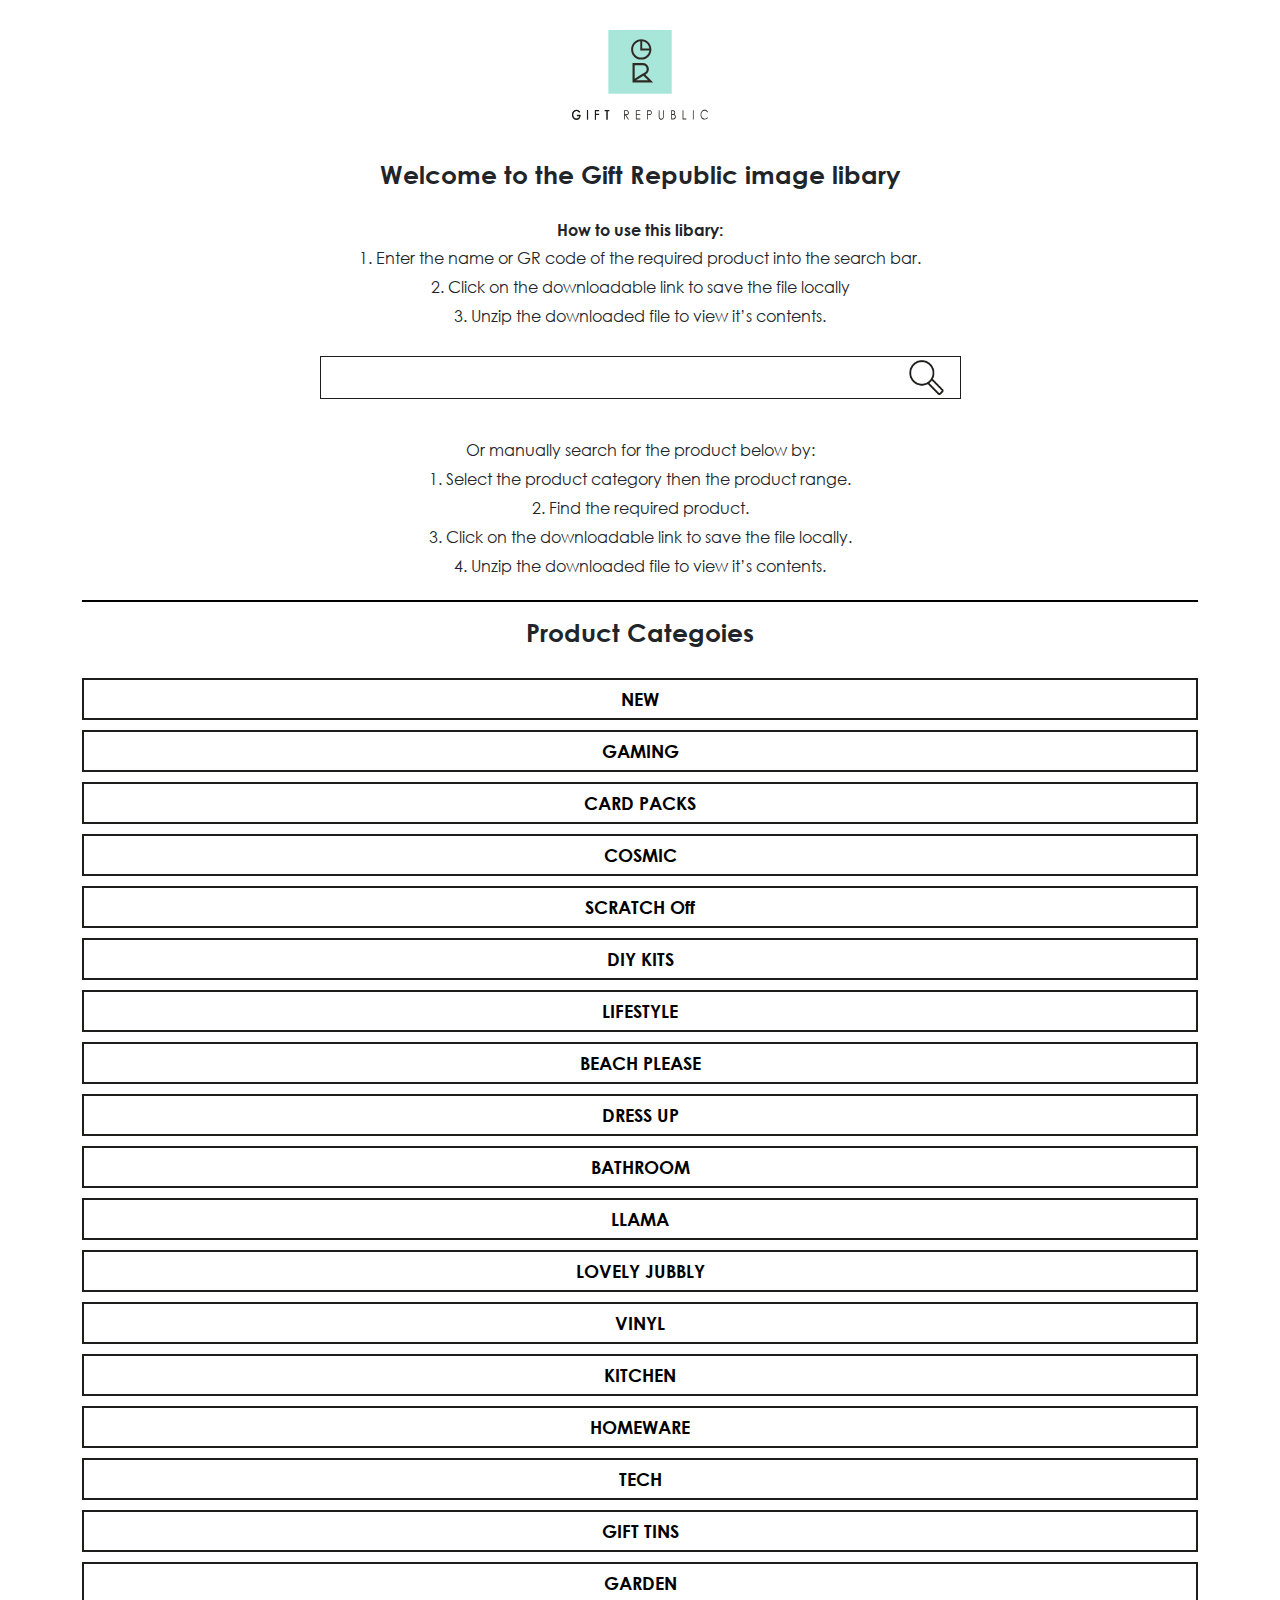
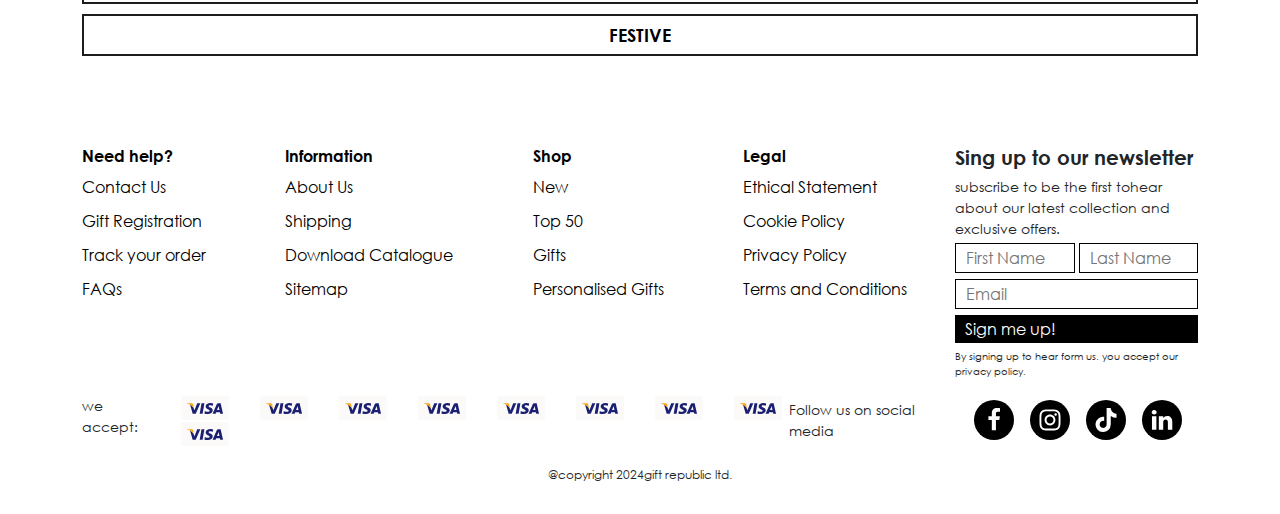
<file: gallery.html>
<!DOCTYPE html>
<html lang="en">

<head>
    <meta charset="UTF-8">
    <meta http-equiv="X-UA-Compatible" content="IE=edge">
    <meta name="viewport" content="width=device-width, initial-scale=1.0">
    <title>Product Details</title>
    <!-- bootstrap file css -->
    <link rel="stylesheet" href="src/css/bootstrap.css">
    <!-- Material link -->
    <link rel="stylesheet"
        href="https://fonts.googleapis.com/css2?family=Material+Symbols+Outlined:opsz,wght,FILL,GRAD@48,400,0,0" />
    <!-- css file -->
    <link rel="stylesheet" href="src/css/main_style.css">
    <link rel="icon" type="image/x-icon" href="favicon.ico?v=2">
    <script src="https://ajax.googleapis.com/ajax/libs/jquery/3.6.0/jquery.min.js"></script>
    <link rel="stylesheet" href="https://cdn.jsdelivr.net/npm/swiper/swiper-bundle.min.css" />
</head>

<body>
    <!-- header start  -->
    <header class="header">
        <div class="container">
            <div class="row justify-content-center">
                <div class="col-md-4">
                    <h1 class="mb-0">
                        <a href="./">
                            <img src="src/images/logo.svg" title="gift republic logo" alt="gift republic logo"
                                class="header__logo">
                        </a>
                    </h1>
                </div>
            </div>
        </div>
    </header>
    <!-- header end  -->
    <div class="container">
        <header class="header-mobile">
            <div class="d-flex align-items-center">
                <button class="button button--menu toggle-menu">
                    <span class="material-symbols-outlined">menu</span>
                </button>
                <div class="mobile-menu">
                    <div class="container">
                        <div class="d-flex align-items-center">
                            <a href="index.html">
                                <img src="src/images/GR-text-logo.svg" alt="" class="header-mobile__logo">
                            </a>
                            <button class="button button--menu toggle-menu">
                                <span class="material-symbols-outlined">close</span>
                            </button>
                        </div>
                        <div>
                            <ul class="nav-mobile">
                                <li class="nav-mobile__item">
                                    <a href="" class="nav-mobile__link">New</a>
                                </li>
                                <li class="nav-mobile__item">
                                    <a href="" class="nav-mobile__link">Top 50</a>
                                </li>
                                <li class="nav-mobile__item">
                                    <a href="" class="nav-mobile__link">Gifts</a>
                                </li>
                                <li class="nav-mobile__item">
                                    <a href="" class="nav-mobile__link">Personalised Gifts</a>
                                </li>
                                <li class="nav-mobile__item">
                                    <a href="" class="nav-mobile__link">Gift Registration</a>
                                </li>
                            </ul>
                        </div>
                    </div>
                </div>
                <a href="index.html">
                    <img src="src/images/GR-text-logo.svg" alt="" class="header-mobile__logo">
                </a>
            </div>
            <div class="d-flex">
                <button class="button button--menu">
                    <span class="material-symbols-outlined">search</span>
                </button>
                <button class="button button--menu">
                    <span class="material-symbols-outlined">shopping_cart</span>
                </button>
            </div>
        </header>
    </div>
    <main>
        <div class="container">
            <section class="section section--center">
                <div class="row justify-content-center">
                    <div class="col-md-7 col-12">
                        <h2 class="section__title section__title--md">Welcome to the Gift Republic image libary</h2>
                        <h3 class="section__subtitle">How to use this libary:</h3>
                        <p class="section__description">1. Enter the name or GR code of the required product into the
                            search
                            bar.</p>
                        <p class="section__description">2. Click on the downloadable link to save the file locally</p>
                        <p class="section__description">3. Unzip the downloaded file to view it’s contents.</p>
                        <div class="search-box">
                            <form action="/action_page.php" method="get" autocomplete="on">
                                <input type="text" id="the-filter" placeholder="" class="search-box__field"
                                    autocomplete="on">
                                <button class="button search-box__button">
                                    <img src="src/images/search.jpg" class="search-icon">
                                </button>
                            </form>
                        </div>
                    </div>
                </div>
                <div class="row justify-content-center">
                    <div id="the-list">
                        <div class="row gx-5">
                            <div class="col-md-3 col-12">
                                <div class="card">
                                    <h4 class="card__title">Grow It Bonsai Tree</h4>
                                    <img src="src/images/card-5.jpg" alt="" class="card__image">
                                    <p class="card__name">Grow It Bonsai Tree</p>
                                    <a href="" class="card__download">Download here</a>
                                </div>
                            </div>
                            <div class="col-md-3 col-12">
                                <div class="card">
                                    <h4 class="card__title">Palm Reading Cards</h4>
                                    <img src="src/images/card-6.jpg" alt="" class="card__image">
                                    <p class="card__name">Palm Reading Cards</p>
                                    <a href="" class="card__download">Download here</a>
                                </div>
                            </div>
                            <div class="col-md-3 col-12">
                                <div class="card">
                                    <h4 class="card__title">Grow It Bonsai Tree</h4>
                                    <img src="src/images/card-5.jpg" alt="" class="card__image">
                                    <p class="card__name">Grow It Bonsai Tree</p>
                                    <a href="" class="card__download">Download here</a>
                                </div>
                            </div>
                            <div class="col-md-3 col-12">
                                <div class="card">
                                    <h4 class="card__title">Palm Reading Cards</h4>
                                    <img src="src/images/card-6.jpg" alt="" class="card__image">
                                    <p class="card__name">Palm Reading Cards</p>
                                    <a href="" class="card__download">Download here</a>
                                </div>
                            </div>
                            <div class="col-md-3 col-12">
                                <div class="card">
                                    <h4 class="card__title">Grow It Bonsai Tree</h4>
                                    <img src="src/images/card-5.jpg" alt="" class="card__image">
                                    <p class="card__name">Grow It Bonsai Tree</p>
                                    <a href="" class="card__download">Download here</a>
                                </div>
                            </div>
                            <div class="col-md-3 col-12">
                                <div class="card">
                                    <h4 class="card__title">Palm Reading Cards</h4>
                                    <img src="src/images/card-6.jpg" alt="" class="card__image">
                                    <p class="card__name">Palm Reading Cards</p>
                                    <a href="" class="card__download">Download here</a>
                                </div>
                            </div>
                            <div class="col-md-3 col-12">
                                <div class="card">
                                    <h4 class="card__title">Grow It Bonsai Tree</h4>
                                    <img src="src/images/card-5.jpg" alt="" class="card__image">
                                    <p class="card__name">Grow It Bonsai Tree</p>
                                    <a href="" class="card__download">Download here</a>
                                </div>
                            </div>
                            <div class="col-md-3 col-12">
                                <div class="card">
                                    <h4 class="card__title">Palm Reading Cards</h4>
                                    <img src="src/images/card-6.jpg" alt="" class="card__image">
                                    <p class="card__name">Palm Reading Cards</p>
                                    <a href="" class="card__download">Download here</a>
                                </div>
                            </div>
                            <div class="col-md-3 col-12">
                                <div class="card">
                                    <h4 class="card__title">Grow It Bonsai Tree</h4>
                                    <img src="src/images/card-5.jpg" alt="" class="card__image">
                                    <p class="card__name">Grow It Bonsai Tree</p>
                                    <a href="" class="card__download">Download here</a>
                                </div>
                            </div>
                            <div class="col-md-3 col-12">
                                <div class="card">
                                    <h4 class="card__title">Palm Reading Cards</h4>
                                    <img src="src/images/card-6.jpg" alt="" class="card__image">
                                    <p class="card__name">Palm Reading Cards</p>
                                    <a href="" class="card__download">Download here</a>
                                </div>
                            </div>
                            <div class="col-md-3 col-12">
                                <div class="card">
                                    <h4 class="card__title">Grow It Bonsai Tree</h4>
                                    <img src="src/images/card-5.jpg" alt="" class="card__image">
                                    <p class="card__name">Grow It Bonsai Tree</p>
                                    <a href="" class="card__download">Download here</a>
                                </div>
                            </div>
                            <div class="col-md-3 col-12">
                                <div class="card">
                                    <h4 class="card__title">Palm Reading Cards</h4>
                                    <img src="src/images/card-6.jpg" alt="" class="card__image">
                                    <p class="card__name">Palm Reading Cards</p>
                                    <a href="" class="card__download">Download here</a>
                                </div>
                            </div>
                            <a href="" id="view-all" class="button button--search-all section__link mb-3">View All</a>
                        </div>
                    </div>
                    <div class="col-md-6 col-12">
                        <p class="section__description">Or manually search for the product below by:</p>
                        <p class="section__description">1. Select the product category then the product range.</p>
                        <p class="section__description">2. Find the required product.</p>
                        <p class="section__description">3. Click on the downloadable link to save the file locally.</p>
                        <p class="section__description">4. Unzip the downloaded file to view it’s contents.</p>
                    </div>
                </div>
                <hr>
                <h2 class="section__title">Product Categoies</h2>
                <button class="button button--block button--borderd button--panel" type="button"
                    onclick="panelToggle()">
                    NEW
                </button>
                <div id="panel" class="hide-panel">
                    <div class="row gx-5">
                        <div class="col-md-3 col-12">
                            <div class="card">
                                <h3 class="card__title">Aura Reading Cards</h3>
                                <img src="src/images/card.jpg" alt="" class="card__image">
                                <p class="card__name">Aura Reading Cards</p>
                                <a href="" class="card__download">Download here</a>
                            </div>
                        </div>
                        <div class="col-md-3 col-12">
                            <div class="card">
                                <h3 class="card__title">D.I.Y Clay Earring Kit</h3>
                                <img src="src/images/card-2.jpg" alt="" class="card__image">
                                <p class="card__name">D.I.Y Clay Earring Kit</p>
                                <a href="" class="card__download">Download here</a>
                            </div>
                        </div>
                        <div class="col-md-3 col-12">
                            <div class="card">
                                <h3 class="card__title">Personalised Moon Phase</h3>
                                <img src="src/images/card-3.jpg" alt="" class="card__image">
                                <p class="card__name">Personalised Moon Phase</p>
                                <a href="" class="card__download">Download here</a>
                            </div>
                        </div>
                        <div class="col-md-3 col-12">
                            <div class="card">
                                <h3 class="card__title">Alien Plant Markers</h3>
                                <img src="src/images/card-4.jpg" alt="" class="card__image">
                                <p class="card__name">Alien Plant Markers</p>
                                <a href="" class="card__download">Download here</a>
                            </div>
                        </div>
                    </div>
                </div>
                <button class="button button--block button--borderd button--panel" type="button"
                    onclick="gamingToggle()">
                    GAMING
                </button>
                <div id="panel-gaming" class="hide-panel-gaming">
                    <div class="row">
                        <div class="col-md-3 mb-3">
                            <button class="button button--borderd button--block">ESCAPE ROOMS</button>
                        </div>
                        <div class="col-md-3 mb-3">
                            <button class="button button--borderd button--block">MURDER MYSTERIES</button>
                        </div>
                        <div class="col-md-3 mb-3">
                            <button class="button button--borderd button--block" onclick="boardToggle()">BOARD
                                GAMES</button>
                        </div>
                        <div class="col-md-3 mb-3">
                            <button class="button button--borderd button--block">FAT FREE GAMES</button>
                        </div>
                        <div class="col-md-3 mb-3">
                            <button class="button button--borderd button--block">GO BANANAS</button>
                        </div>
                        <div class="col-md-3 mb-3">
                            <button class="button button--borderd button--block">PUZZLES</button>
                        </div>
                        <div class="col-md-3 mb-3">
                            <button class="button button--borderd button--block">DRINKING GAMES</button>
                        </div>
                        <div class="col-md-3 mb-3">
                            <button class="button button--borderd button--block">TRIVIA CARDS</button>
                        </div>
                        <div class="col-md-3">
                            <button class="button button--borderd button--block">TRUMPS</button>
                        </div>
                    </div>
                </div>
                <div id="panel-board" class="hide-board-panel">
                    <div class="row gx-5">
                        <div class="col-md-3 col-12">
                            <div class="card">
                                <h3 class="card__title">Aura Reading Cards</h3>
                                <img src="src/images/card.jpg" alt="" class="card__image">
                                <p class="card__name">Aura Reading Cards</p>
                                <a href="" class="card__download">Download here</a>
                            </div>
                        </div>
                        <div class="col-md-3 col-12">
                            <div class="card">
                                <h3 class="card__title">D.I.Y Clay Earring Kit</h3>
                                <img src="src/images/card-2.jpg" alt="" class="card__image">
                                <p class="card__name">D.I.Y Clay Earring Kit</p>
                                <a href="" class="card__download">Download here</a>
                            </div>
                        </div>
                        <div class="col-md-3 col-12">
                            <div class="card">
                                <h3 class="card__title">Personalised Moon Phase</h3>
                                <img src="src/images/card-3.jpg" alt="" class="card__image">
                                <p class="card__name">Personalised Moon Phase</p>
                                <a href="" class="card__download">Download here</a>
                            </div>
                        </div>
                        <div class="col-md-3 col-12">
                            <div class="card">
                                <h3 class="card__title">Alien Plant Markers</h3>
                                <img src="src/images/card-4.jpg" alt="" class="card__image">
                                <p class="card__name">Alien Plant Markers</p>
                                <a href="" class="card__download">Download here</a>
                            </div>
                        </div>
                    </div>
                </div>
                <button class="button button--block button--borderd button--panel" type="button" onclick="cardToggle()">
                    CARD PACKS
                </button>
                <button class="button button--block button--borderd button--panel" type="button"
                    onclick="cosmicToggle()">
                    COSMIC
                </button>
                <button class="button button--block button--borderd button--panel" type="button"
                    onclick="scratchToggle()">
                    SCRATCH Off
                </button>
                <button class="button button--block button--borderd button--panel" type="button" onclick="diyToggle()">
                    DIY KITS
                </button>
                <button class="button button--block button--borderd button--panel" type="button" onclick="lifeToggle()">
                    LIFESTYLE
                </button>
                <button class="button button--block button--borderd button--panel" type="button"
                    onclick="panelToggle()">
                    BEACH PLEASE
                </button>
                <button class="button button--block button--borderd button--panel" type="button">
                    DRESS UP
                </button>
                <button class="button button--block button--borderd button--panel" type="button">
                    BATHROOM
                </button>
                <button class="button button--block button--borderd button--panel" type="button">
                    LLAMA
                </button>
                <button class="button button--block button--borderd button--panel" type="button">
                    LOVELY JUBBLY
                </button>
                <button class="button button--block button--borderd button--panel" type="button">
                    VINYL
                </button>
                <button class="button button--block button--borderd button--panel" type="button">
                    KITCHEN
                </button>
                <button class="button button--block button--borderd button--panel" type="button">
                    HOMEWARE
                </button>
                <button class="button button--block button--borderd button--panel" type="button">
                    TECH
                </button>
                <button class="button button--block button--borderd button--panel" type="button">
                    GIFT TINS
                </button>
                <button class="button button--block button--borderd button--panel" type="button">
                    GARDEN
                </button>
                <button class="button button--block button--borderd button--panel" type="button">
                    FESTIVE
                </button>
            </section>
        </div>
    </main>

    <!-- footer start -->
    <footer class="footer">
        <div class="container">
            <div class="row gx-5">
                <div class="col-lg-9 col-12 footer__links">
                    <ul class="footer__list">
                        <li class="footer__item">
                            <a href="" class="footer__link">
                                <h2 class="footer__title">Need help?</h2>
                            </a>
                        </li>
                        <li class="footer__item">
                            <a href="" class="footer__link">Contact Us</a>
                        </li>
                        <li class="footer__item">
                            <a href="" class="footer__link">Gift Registration</a>
                        </li>
                        <li class="footer__item">
                            <a href="" class="footer__link">Track your order</a>
                        </li>
                        <li class="footer__item">
                            <a href="" class="footer__link">FAQs</a>
                        </li>
                    </ul>
                    <ul class="footer__list">
                        <li class="footer__item">
                            <a href="" class="footer__link">
                                <h2 class="footer__title">Information</h2>
                            </a>
                        </li>
                        <li class="footer__item">
                            <a href="" class="footer__link">About Us</a>
                        </li>
                        <li class="footer__item">
                            <a href="" class="footer__link">Shipping</a>
                        </li>
                        <li class="footer__item">
                            <a href="" class="footer__link">Download Catalogue</a>
                        </li>
                        <li class="footer__item">
                            <a href="" class="footer__link">Sitemap</a>
                        </li>
                    </ul>
                    <ul class="footer__list">
                        <li class="footer__item">
                            <a href="" class="footer__link">
                                <h2 class="footer__title">Shop</h2>
                            </a>
                        </li>
                        <li class="footer__item">
                            <a href="" class="footer__link">New</a>
                        </li>
                        <li class="footer__item">
                            <a href="" class="footer__link">Top 50</a>
                        </li>
                        <li class="footer__item">
                            <a href="" class="footer__link">Gifts</a>
                        </li>
                        <li class="footer__item">
                            <a href="" class="footer__link">Personalised Gifts</a>
                        </li>
                    </ul>
                    <ul class="footer__list">
                        <li class="footer__item">
                            <a href="" class="footer__link">
                                <h2 class="footer__title">Legal</h2>
                            </a>
                        </li>
                        <li class="footer__item">
                            <a href="" class="footer__link">Ethical Statement</a>
                        </li>
                        <li class="footer__item">
                            <a href="" class="footer__link">Cookie Policy</a>
                        </li>
                        <li class="footer__item">
                            <a href="" class="footer__link">Privacy Policy</a>
                        </li>
                        <li class="footer__item">
                            <a href="" class="footer__link">Terms and Conditions</a>
                        </li>
                    </ul>
                </div>
                <div class="col-lg-3 col-12">
                    <div class="footer__end">
                        <form class="footer__form">
                            <h2 class="footer__form-title">Sing up to our newsletter</h2>
                            <p class="footer__form-description">subscribe to be the first tohear about our latest
                                collection and exclusive offers.</p>
                            <div class="row gx-1">
                                <div class="col-6">
                                    <input type="text" class="footer__form-input" placeholder="First Name">
                                </div>
                                <div class="col-6">
                                    <input type="text" class="footer__form-input" placeholder="Last Name">
                                </div>
                            </div>
                            <input type="email" class="footer__form-input" placeholder="Email">
                            <button class="footer__form-button button">Sign me up!</button>
                            <p class="footer__form-text">By signing up to hear form us. you accept our privacy policy.
                            </p>
                        </form>
                    </div>
                </div>
            </div>
            <div class="footer__bottom">
                <div class="d-flex">
                    <p class="footer__bottom-text">we accept:</p>
                    <div class="row">
                        <div class="col">
                            <img src="./src/images/visa.svg" alt="">
                        </div>
                        <div class="col">
                            <img src="./src/images/visa.svg" alt="">
                        </div>
                        <div class="col">
                            <img src="./src/images/visa.svg" alt="">
                        </div>
                        <div class="col">
                            <img src="./src/images/visa.svg" alt="">
                        </div>
                        <div class="col">
                            <img src="./src/images/visa.svg" alt="">
                        </div>
                        <div class="col">
                            <img src="./src/images/visa.svg" alt="">
                        </div>
                        <div class="col">
                            <img src="./src/images/visa.svg" alt="">
                        </div>
                        <div class="col">
                            <img src="./src/images/visa.svg" alt="">
                        </div>
                        <div class="col">
                            <img src="./src/images/visa.svg" alt="">
                        </div>
                    </div>
                </div>
                <div class="d-flex align-items-center justify-content-between">
                    <p class="footer__bottom-text">Follow us on social media</p>
                    <div class="d-flex">
                        <a href="" class="Footer__social-link">
                            <svg class="Footer__social-icon" viewBox="0 0 16 28" class="main-footer__icon">
                                <path
                                    d="M14.984 0.187v4.125h-2.453c-1.922 0-2.281 0.922-2.281 2.25v2.953h4.578l-0.609 4.625h-3.969v11.859h-4.781v-11.859h-3.984v-4.625h3.984v-3.406c0-3.953 2.422-6.109 5.953-6.109 1.687 0 3.141 0.125 3.563 0.187z">
                                </path>
                            </svg>
                        </a>
                        <a href="" class="Footer__social-link">
                            <svg class="Footer__social-icon" xmlns="http://www.w3.org/2000/svg" viewBox="0 0 448 512">
                                <path
                                    d="M224.1 141c-63.6 0-114.9 51.3-114.9 114.9s51.3 114.9 114.9 114.9S339 319.5 339 255.9 287.7 141 224.1 141zm0 189.6c-41.1 0-74.7-33.5-74.7-74.7s33.5-74.7 74.7-74.7 74.7 33.5 74.7 74.7-33.6 74.7-74.7 74.7zm146.4-194.3c0 14.9-12 26.8-26.8 26.8-14.9 0-26.8-12-26.8-26.8s12-26.8 26.8-26.8 26.8 12 26.8 26.8zm76.1 27.2c-1.7-35.9-9.9-67.7-36.2-93.9-26.2-26.2-58-34.4-93.9-36.2-37-2.1-147.9-2.1-184.9 0-35.8 1.7-67.6 9.9-93.9 36.1s-34.4 58-36.2 93.9c-2.1 37-2.1 147.9 0 184.9 1.7 35.9 9.9 67.7 36.2 93.9s58 34.4 93.9 36.2c37 2.1 147.9 2.1 184.9 0 35.9-1.7 67.7-9.9 93.9-36.2 26.2-26.2 34.4-58 36.2-93.9 2.1-37 2.1-147.8 0-184.8zM398.8 388c-7.8 19.6-22.9 34.7-42.6 42.6-29.5 11.7-99.5 9-132.1 9s-102.7 2.6-132.1-9c-19.6-7.8-34.7-22.9-42.6-42.6-11.7-29.5-9-99.5-9-132.1s-2.6-102.7 9-132.1c7.8-19.6 22.9-34.7 42.6-42.6 29.5-11.7 99.5-9 132.1-9s102.7-2.6 132.1 9c19.6 7.8 34.7 22.9 42.6 42.6 11.7 29.5 9 99.5 9 132.1s2.7 102.7-9 132.1z" />
                            </svg>
                        </a>
                        <a href="" class="Footer__social-link">
                            <svg class="Footer__social-icon" xmlns="http://www.w3.org/2000/svg" viewBox="0 0 448 512">
                                <path
                                    d="M448,209.91a210.06,210.06,0,0,1-122.77-39.25V349.38A162.55,162.55,0,1,1,185,188.31V278.2a74.62,74.62,0,1,0,52.23,71.18V0l88,0a121.18,121.18,0,0,0,1.86,22.17h0A122.18,122.18,0,0,0,381,102.39a121.43,121.43,0,0,0,67,20.14Z" />
                            </svg>
                        </a>
                        <a href="" class="Footer__social-link">
                            <svg viewBox="0 0 24 28" class="Footer__social-icon">
                                <path
                                    d="M5.453 9.766v15.484h-5.156v-15.484h5.156zM5.781 4.984c0.016 1.484-1.109 2.672-2.906 2.672v0h-0.031c-1.734 0-2.844-1.188-2.844-2.672 0-1.516 1.156-2.672 2.906-2.672 1.766 0 2.859 1.156 2.875 2.672zM24 16.375v8.875h-5.141v-8.281c0-2.078-0.75-3.5-2.609-3.5-1.422 0-2.266 0.953-2.641 1.875-0.125 0.344-0.172 0.797-0.172 1.266v8.641h-5.141c0.063-14.031 0-15.484 0-15.484h5.141v2.25h-0.031c0.672-1.062 1.891-2.609 4.672-2.609 3.391 0 5.922 2.219 5.922 6.969z">
                                </path>
                            </svg>
                        </a>
                    </div>
                </div>
            </div>
            <p class="footer__copyright">@copyright 2024gift republic ltd.</p>
        </div>
    </footer>
    <!-- footer end  -->
    <script src="src/scripts/scripts.js">

        // cart function 
        document.addEventListener("DOMContentLoaded", function () {
            const deleteButtons = document.querySelectorAll(".delete-btn");

            deleteButtons.forEach(button => {
                button.addEventListener("click", function () {
                    const item = this.closest(".d-flex.justify-content-between.align-items-center.mb-3");
                    item.remove();

                    // Update the total products count if necessary
                    const totalProductsElement = document.querySelector(".card__text.mb-0");
                    let totalProducts = parseInt(totalProductsElement.textContent.replace('Total Products ', ''), 10);
                    totalProductsElement.textContent = `Total Products ${--totalProducts}`;

                    // Check if the cart is empty
                    checkIfCartIsEmpty();
                });
            });

            function checkIfCartIsEmpty() {
                const cartItems = document.querySelector("#cart-items");
                const noItemsMessage = document.querySelector("#no-items");
                const items = cartItems.querySelectorAll(".d-flex.justify-content-between.align-items-center.mb-3");

                if (items.length === 0) {
                    noItemsMessage.style.display = "block";
                } else {
                    noItemsMessage.style.display = "none";
                }
            }

            // Initial check in case there are no items to begin with
            checkIfCartIsEmpty();
        });

    </script>
    <script src="https://cdn.jsdelivr.net/npm/swiper/swiper-bundle.min.js"></script>
</body>

</html>
</file>
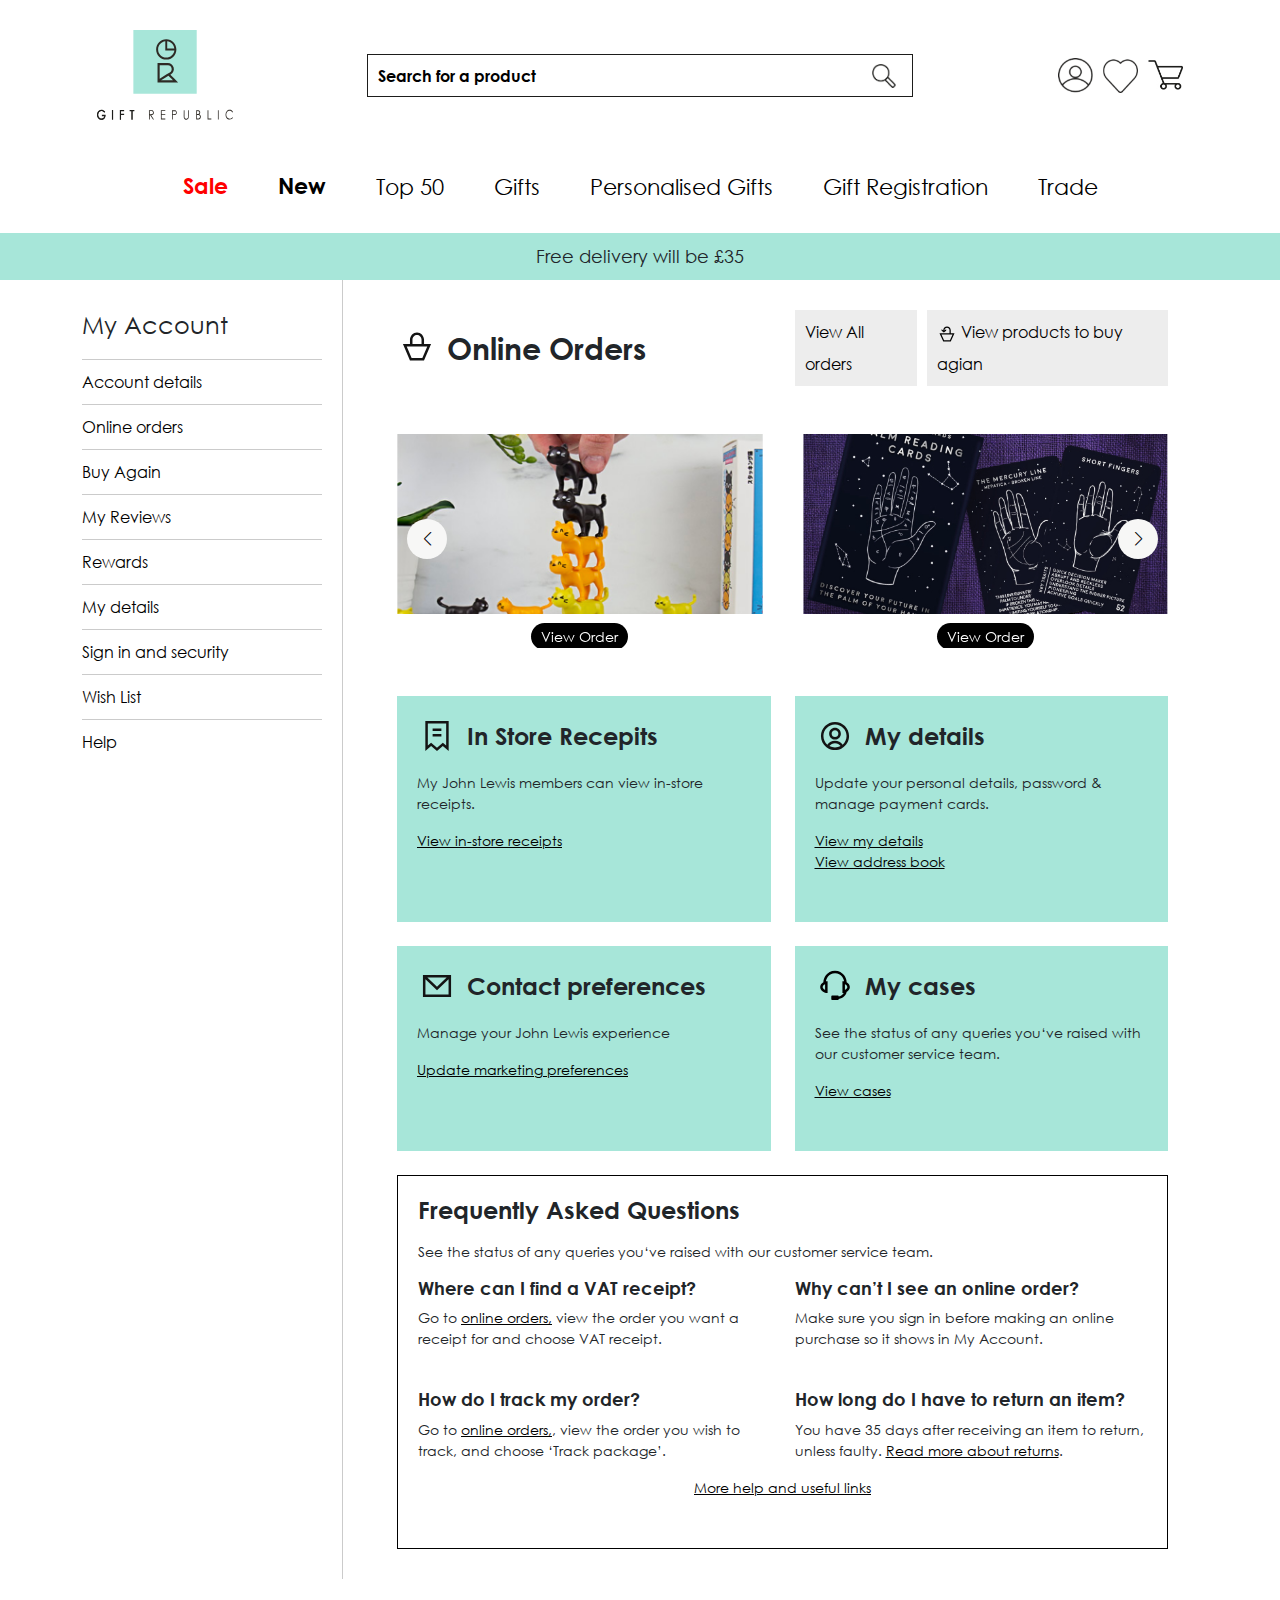
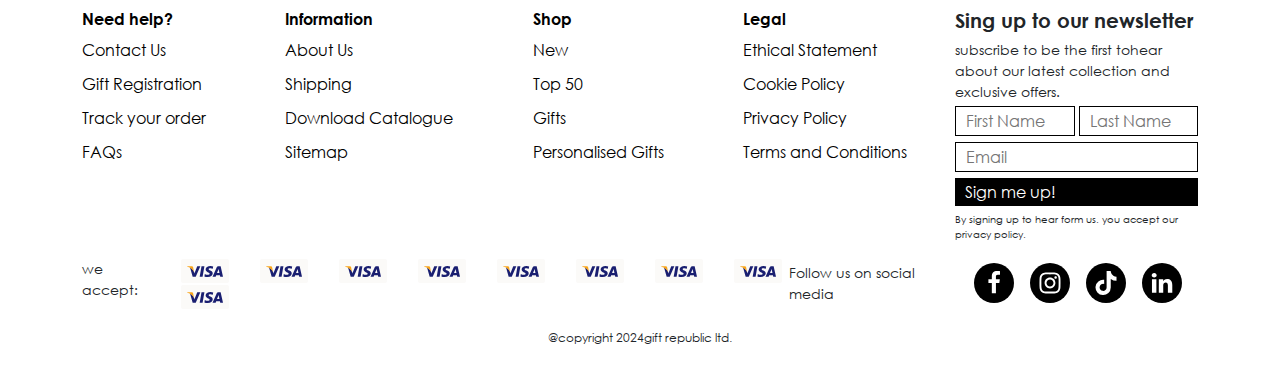
<file: my-account.html>
<!DOCTYPE html>
<html lang="en">

<head>
    <meta charset="UTF-8">
    <meta http-equiv="X-UA-Compatible" content="IE=edge">
    <meta name="viewport" content="width=device-width, initial-scale=1.0">
    <title>My-Account Page</title>
    <!-- bootstrap file css -->
    <link rel="stylesheet" href="src/css/bootstrap.css">
    <!-- Material link -->
    <link rel="stylesheet"
        href="https://fonts.googleapis.com/css2?family=Material+Symbols+Outlined:opsz,wght,FILL,GRAD@48,400,0,0" />
    <!-- css file -->
    <link rel="stylesheet" href="src/css/main_style.css">
    <link rel="icon" type="image/x-icon" href="favicon.ico?v=2">
    <script src="https://ajax.googleapis.com/ajax/libs/jquery/3.6.0/jquery.min.js"></script>
    <link rel="stylesheet" href="https://cdn.jsdelivr.net/npm/swiper/swiper-bundle.min.css" />
</head>

<body>
    <!-- header start  -->
    <header class="header">
        <div class="container">
            <div class="row justify-content-between align-items-center">
                <div class="col-md-2">
                    <h1 class="mb-0">
                        <a href="./">
                            <img src="src/images/logo.svg" title="gift republic logo" alt="gift republic logo"
                                class="header__logo">
                        </a>
                    </h1>
                </div>
                <div class="col-md-6">
                    <div class="search-box search-box--custom">
                        <form action="/action_page.php" method="get" autocomplete="on">
                            <input type="text" id="the-filter" placeholder="Search for a product"
                                class="search-box__field" autocomplete="on">
                            <button class="button search-box__button">
                                <img src="src/images/search.jpg" class="search-icon">
                            </button>
                        </form>
                    </div>
                </div>
                <div class="col-md-2">
                    <div class="header__buttons">
                        <div role="button" class="button header__button-item button--user button--search">
                            <img src="src/images/user.png" class="search-icon">
                            <div class="card card--user">
                                <h2 class="card__title">Customer Login</h2>
                                <a href="collection.html"
                                    class="button button--block button--md button--primary mb-2">Creat an
                                    account</a>
                                <a href="product.html" class="button button--block button--md button--black">login</a>
                            </div>
                        </div>
                        <button class="button header__button-item button--search">
                            <img src="src/images/heart.png" class="search-icon">
                        </button>
                        <div role="button" class="button header__button-item button--add-cart">
                            <img src="src/images/cart.jpg" alt="" class="cart-icon">
                            <div class="card card--cart">
                                <div class="d-flex justify-content-between">
                                    <h2 class="card__title mb-0">Add to Basket</h2>
                                    <p class="card__text mb-0">Total Products 2</p>
                                </div>
                                <hr>
                                <div id="cart-items">
                                    <div class="d-flex justify-content-between align-items-center mb-3" data-id="1">
                                        <div class="d-flex align-items-center">
                                            <img src="./src/images/card-10.jpg" alt="" class="card__image">
                                            <div>
                                                <h3 class="card__product-title">D.I.Y Clay Earring Kit</h3>
                                                <p class="card__qty">qty: 1</p>
                                            </div>
                                        </div>
                                        <div class="d-flex">
                                            <p class="card__price">£9.99</p>
                                            <button class="delete-btn">
                                                <svg xmlns="http://www.w3.org/2000/svg" height="24px"
                                                    viewBox="0 -960 960 960" width="24px" fill="#000">
                                                    <path
                                                        d="M280-120q-33 0-56.5-23.5T200-200v-520h-40v-80h200v-40h240v40h200v80h-40v520q0 33-23.5 56.5T680-120H280Zm400-600H280v520h400v-520ZM360-280h80v-360h-80v360Zm160 0h80v-360h-80v360ZM280-720v520-520Z" />
                                                </svg>
                                            </button>
                                        </div>
                                    </div>
                                    <div class="d-flex justify-content-between align-items-center mb-3" data-id="2">
                                        <div class="d-flex align-items-center">
                                            <img src="./src/images/card-10.jpg" alt="" class="card__image">
                                            <div>
                                                <h3 class="card__product-title">D.I.Y Clay Earring Kit</h3>
                                                <p class="card__qty">qty: 1</p>
                                            </div>
                                        </div>
                                        <div class="d-flex">
                                            <p class="card__price">£9.99</p>
                                            <button class="delete-btn">
                                                <svg xmlns="http://www.w3.org/2000/svg" height="24px"
                                                    viewBox="0 -960 960 960" width="24px" fill="#000">
                                                    <path
                                                        d="M280-120q-33 0-56.5-23.5T200-200v-520h-40v-80h200v-40h240v40h200v80h-40v520q0 33-23.5 56.5T680-120H280Zm400-600H280v520h400v-520ZM360-280h80v-360h-80v360Zm160 0h80v-360h-80v360ZM280-720v520-520Z" />
                                                </svg>
                                            </button>
                                        </div>
                                    </div>
                                </div>
                                <p id="no-items" style="display: none;">No items found</p>
                                <a href="">View Basket</a>
                            </div>
                        </div>
                    </div>
                </div>
            </div>
        </div>
    </header>
    <!-- header end  -->
    <div class="container">
        <header class="header-mobile">
            <div class="d-flex align-items-center">
                <button class="button button--menu toggle-menu">
                    <span class="material-symbols-outlined">menu</span>
                </button>
                <div class="mobile-menu">
                    <div class="container">
                        <div class="d-flex align-items-center">
                            <a href="index.html">
                                <img src="src/images/GR-text-logo.svg" alt="" class="header-mobile__logo">
                            </a>
                            <button class="button button--menu toggle-menu">
                                <span class="material-symbols-outlined">close</span>
                            </button>
                        </div>
                        <div>
                            <ul class="nav-mobile">
                                <li class="nav-mobile__item">
                                    <a href="" class="nav-mobile__link nav__list-link--red">Sale</a>
                                </li>
                                <li class="nav-mobile__item">
                                    <a href="" class="nav-mobile__link">New</a>
                                </li>
                                <li class="nav-mobile__item">
                                    <a href="" class="nav-mobile__link">Top 50</a>
                                </li>
                                <li class="nav-mobile__item">
                                    <a href="" class="nav-mobile__link">Gifts</a>
                                </li>
                                <li class="nav-mobile__item">
                                    <a href="" class="nav-mobile__link">Personalised Gifts</a>
                                </li>
                                <li class="nav-mobile__item">
                                    <a href="" class="nav-mobile__link">Gift Registration</a>
                                </li>
                                <li class="nav-mobile__item">
                                    <a href="" class="nav-mobile__link">Trade</a>
                                </li>
                            </ul>
                        </div>
                    </div>
                </div>
                <a href="index.html">
                    <img src="src/images/GR-text-logo.svg" alt="" class="header-mobile__logo">
                </a>
            </div>
            <div class="d-flex">
                <button class="button button--menu">
                    <span class="material-symbols-outlined">search</span>
                </button>
                <button class="button button--menu">
                    <span class="material-symbols-outlined">
                        account_circle
                    </span>
                </button>
                <button class="button button--menu">
                    <span class="material-symbols-outlined">
                        favorite
                    </span>
                </button>
                <button class="button button--menu">
                    <span class="material-symbols-outlined">shopping_cart</span>
                </button>
            </div>
        </header>
    </div>
    <main>
        <!-- nav start  -->
        <div class="container">
            <nav class="nav nav--menu" id="menu">
                <div class="menu--wrapper">
                    <a href="index.html" class="d-block">
                        <img src="src/images/GR-text-logo.svg" alt="" class="logo-text">
                    </a>
                    <ul class="nav__list">
                        <li class="nav__list-item">
                            <a href="" class="nav__list-link nav__list-link--red font-bold">Sale</a>
                        </li>
                        <li class="nav__list-item">
                            <a href="" class="nav__list-link font-bold">New</a>
                        </li>
                        <li class="nav__list-item">
                            <a href="" class="nav__list-link">Top 50</a>
                        </li>
                        <li class="nav__list-item menu-toggle">
                            <a href="" class="nav__list-link">Gifts</a>
                            <div class="mega-menu">
                                <div class="mega-menu__wrapper">
                                    <ul class="mega-menu__list">
                                        <li class="mega-menu__item">
                                            <a href="" class="mega-menu__link">
                                                <h3 class="mega-menu__title">Gifts</h3>
                                            </a>
                                        </li>
                                        <li class="mega-menu__item">
                                            <a href="" class="mega-menu__link">Gaming</a>
                                        </li>
                                        <li class="mega-menu__item">
                                            <a href="" class="mega-menu__link">Card Packs</a>
                                        </li>
                                        <li class="mega-menu__item">
                                            <a href="" class="mega-menu__link">Lifestyle</a>
                                        </li>
                                        <li class="mega-menu__item">
                                            <a href="" class="mega-menu__link">Bathroom</a>
                                        </li>
                                        <li class="mega-menu__item">
                                            <a href="" class="mega-menu__link">Kitchen</a>
                                        </li>
                                        <li class="mega-menu__item">
                                            <a href="" class="mega-menu__link">Homeware</a>
                                        </li>
                                        <li class="mega-menu__item">
                                            <a href="" class="mega-menu__link">Tech</a>
                                        </li>
                                        <li class="mega-menu__item">
                                            <a href="" class="mega-menu__link">Gift tins</a>
                                        </li>
                                        <li class="mega-menu__item">
                                            <a href="" class="mega-menu__link">Garden</a>
                                        </li>
                                    </ul>
                                    <ul class="mega-menu__list">
                                        <li class="mega-menu__item">
                                            <a href="" class="mega-menu__link">
                                                <h3 class="mega-menu__title">Collections</h3>
                                            </a>
                                        </li>
                                        <li class="mega-menu__item">
                                            <a href="" class="mega-menu__link">Cosmic</a>
                                        </li>
                                        <li class="mega-menu__item">
                                            <a href="" class="mega-menu__link">D.I.Y. Kits</a>
                                        </li>
                                        <li class="mega-menu__item">
                                            <a href="" class="mega-menu__link">Scratch off</a>
                                        </li>
                                        <li class="mega-menu__item">
                                            <a href="" class="mega-menu__link">Llama</a>
                                        </li>
                                        <li class="mega-menu__item">
                                            <a href="" class="mega-menu__link">Lovely jubbly</a>
                                        </li>
                                        <li class="mega-menu__item">
                                            <a href="" class="mega-menu__link">Vinyl</a>
                                        </li>
                                        <li class="mega-menu__item">
                                            <a href="" class="mega-menu__link">Dress up</a>
                                        </li>
                                        <li class="mega-menu__item">
                                            <a href="" class="mega-menu__link">Beach please</a>
                                        </li>
                                        <li class="mega-menu__item">
                                            <a href="" class="mega-menu__link">Festive</a>
                                        </li>
                                    </ul>
                                    <ul class="mega-menu__list">
                                        <li class="mega-menu__item">
                                            <a href="" class="mega-menu__link">
                                                <h3 class="mega-menu__title">Recipient</h3>
                                            </a>
                                        </li>
                                        <li class="mega-menu__item">
                                            <a href="" class="mega-menu__link">Gifts for Kids</a>
                                        </li>
                                        <li class="mega-menu__item">
                                            <a href="" class="mega-menu__link">Gifts for Teenagers</a>
                                        </li>
                                        <li class="mega-menu__item">
                                            <a href="" class="mega-menu__link">Gifts for Her</a>
                                        </li>
                                        <li class="mega-menu__item">
                                            <a href="" class="mega-menu__link">Gifts for Him</a>
                                        </li>
                                        <li class="mega-menu__item">
                                            <a href="" class="mega-menu__link">Gifts for Mum</a>
                                        </li>
                                        <li class="mega-menu__item">
                                            <a href="" class="mega-menu__link">Gifts for Dad</a>
                                        </li>
                                        <li class="mega-menu__item">
                                            <a href="" class="mega-menu__link">Gifts for Couples</a>
                                        </li>
                                    </ul>
                                    <ul class="mega-menu__list">
                                        <li class="mega-menu__item">
                                            <a href="" class="mega-menu__link">
                                                <h3 class="mega-menu__title">Ocassion</h3>
                                            </a>
                                        </li>
                                        <li class="mega-menu__item">
                                            <a href="" class="mega-menu__link">Birthday gifts</a>
                                        </li>
                                        <li class="mega-menu__item">
                                            <a href="" class="mega-menu__link">Father’s day gifts</a>
                                        </li>
                                        <li class="mega-menu__item">
                                            <a href="" class="mega-menu__link">Mother’s day gifts</a>
                                        </li>
                                        <li class="mega-menu__item">
                                            <a href="" class="mega-menu__link">Valentines day gifts</a>
                                        </li>
                                        <li class="mega-menu__item">
                                            <a href="" class="mega-menu__link">Christmas gifts</a>
                                        </li>
                                    </ul>
                                </div>
                            </div>
                        </li>
                        <li class="nav__list-item">
                            <a href="" class="nav__list-link">Personalised Gifts</a>
                        </li>
                        <li class="nav__list-item">
                            <a href="" class="nav__list-link">Gift Registration</a>
                        </li>
                        <li class="nav__list-item">
                            <a href="" class="nav__list-link">Trade</a>
                        </li>
                    </ul>
                </div>
            </nav>
        </div>
        <!-- nav end  -->
        <div class="banner-sale mb-0">
            Free delivery will be £35
        </div>
        <div class="container">
            <div class="row">
                <div class="col-lg-3 col-12">
                    <div class="sidebar">
                        <h2 class="sidebar__title">My Account</h2>
                        <ul class="sidebar__list">
                            <li class="sidebar__list-item">
                                <a href="" class="sidebar__list-link">Account details</a>
                            </li>
                            <li class="sidebar__list-item">
                                <a href="" class="sidebar__list-link">Online orders</a>
                            </li>
                            <li class="sidebar__list-item">
                                <a href="" class="sidebar__list-link">Buy Again</a>
                            </li>
                            <li class="sidebar__list-item">
                                <a href="" class="sidebar__list-link">My Reviews</a>
                            </li>
                            <li class="sidebar__list-item">
                                <a href="" class="sidebar__list-link">Rewards</a>
                            </li>
                            <li class="sidebar__list-item">
                                <a href="" class="sidebar__list-link">My details</a>
                            </li>
                            <li class="sidebar__list-item">
                                <a href="" class="sidebar__list-link">Sign in and security</a>
                            </li>
                            <li class="sidebar__list-item">
                                <a href="" class="sidebar__list-link">Wish List</a>
                            </li>
                            <li class="sidebar__list-item">
                                <a href="" class="sidebar__list-link">Help</a>
                            </li>
                        </ul>
                    </div>
                </div>
                <div class="col-lg-9 col-12">
                    <div class="page-content">
                        <div class="row align-items-center justify-content-between gy-2 gy-md-0 mb-5">
                            <div class="col-md-6 col-12">
                                <div class="d-flex align-items-center">
                                    <img src="src/images/bag.svg" alt="" class="page-content__icon">
                                    <h2 class="page-content__title">Online Orders</h2>
                                </div>
                            </div>
                            <div class="col-md-6 col-12">
                                <div class="d-flex justify-content-end">
                                    <a href="" class="button button--link">View All orders</a>
                                    <a href="" class="button button--link">
                                        <img src="src/images/reorder.svg" alt="" class="icon">
                                        View products to buy agian</a>
                                </div>
                            </div>
                        </div>
                        <div class="swiper swiper--account mb-5">
                            <div class="swiper-wrapper">
                                <div class="swiper-slide">
                                    <img src="src/images/cats.png" alt="" class="swiper__image">
                                    <a href="" class="button button--black button--rounded">View Order</a>
                                </div>
                                <div class="swiper-slide">
                                    <img src="src/images/card-6.jpg" alt="" class="swiper__image">
                                    <a href="" class="button button--black button--rounded">View Order</a>
                                </div>
                                <div class="swiper-slide">
                                    <img src="src/images/card-10.jpg" alt="" class="swiper__image">
                                    <a href="" class="button button--black button--rounded">View Order</a>
                                </div>
                                <div class="swiper-slide">
                                    <img src="src/images/card-11.jpg" alt="" class="swiper__image">
                                    <a href="" class="button button--black button--rounded">View Order</a>
                                </div>
                                <div class="swiper-slide">
                                    <img src="src/images/card-13.jpg" alt="" class="swiper__image">
                                    <a href="" class="button button--black button--rounded">View Order</a>
                                </div>
                                <div class="swiper-slide">
                                    <img src="src/images/card-15.jpg" alt="" class="swiper__image">
                                    <a href="" class="button button--black button--rounded">View Order</a>
                                </div>
                                <div class="swiper-slide">
                                    <img src="src/images/card-9.jpg" alt="" class="swiper__image">
                                    <a href="" class="button button--black button--rounded">View Order</a>
                                </div>
                            </div>
                            <div class="swiper-button-next"></div>
                            <div class="swiper-button-prev"></div>
                        </div>
                        <div class="row gy-4">
                            <div class="col-md-6 col-12">
                                <div class="card card--account">
                                    <div class="d-flex align-items-center mb-3">
                                        <img src="./src/images/recepits.svg" alt="" class="card__icon">
                                        <h3 class="card__title">In Store Recepits</h3>
                                    </div>
                                    <p class="card__description">My John Lewis members can view in-store receipts.</p>
                                    <a href="" class="card__link">View in-store receipts</a>
                                </div>
                            </div>
                            <div class="col-md-6 col-12">
                                <div class="card card--account">
                                    <div class="d-flex align-items-center mb-3">
                                        <img src="./src/images/user.svg" alt="" class="card__icon">
                                        <h3 class="card__title">My details</h3>
                                    </div>
                                    <p class="card__description">Update your personal details, password & manage payment
                                        cards.</p>
                                    <a href="" class="card__link">View my details</a>
                                    <a href="" class="card__link">View address book</a>
                                </div>
                            </div>
                            <div class="col-md-6 col-12">
                                <div class="card card--account">
                                    <div class="d-flex align-items-center mb-3">
                                        <img src="./src/images/envelop.svg" alt="" class="card__icon">
                                        <h3 class="card__title">Contact preferences</h3>
                                    </div>
                                    <p class="card__description">Manage your John Lewis experience</p>
                                    <a href="" class="card__link">Update marketing preferences</a>
                                </div>
                            </div>
                            <div class="col-md-6 col-12">
                                <div class="card card--account">
                                    <div class="d-flex align-items-center mb-3">
                                        <img src="./src/images/headphones.svg" alt="" class="card__icon">
                                        <h3 class="card__title">My cases</h3>
                                    </div>
                                    <p class="card__description">See the status of any queries you‘ve raised with our
                                        customer service team.</p>
                                    <a href="" class="card__link">View cases</a>
                                </div>
                            </div>
                            <div class="col-12">
                                <div class="card card--account card--faq">
                                    <h3 class="card__title mb-3">Frequently Asked Questions</h3>
                                    <p class="card__description">See the status of any queries you‘ve raised with our
                                        customer service team.</p>
                                    <div class="row gy-3 gy-md-4">
                                        <div class="col-md-6 col-12">
                                            <h3 class="card__subtitle">Where can I find a VAT receipt?</h3>
                                            <p class="card__description">Go to <a href="">online orders,</a> view the
                                                order you want a
                                                receipt for and choose VAT receipt.</p>
                                        </div>
                                        <div class="col-md-6 col-12">
                                            <h3 class="card__subtitle">Why can’t I see an online order?</h3>
                                            <p class="card__description">Make sure you sign in before making an online
                                                purchase so it shows in My Account.</p>
                                        </div>
                                        <div class="col-md-6 col-12">
                                            <h3 class="card__subtitle">How do I track my order?</h3>
                                            <p class="card__description">Go to <a href="">online orders,</a>, view the
                                                order you wish to
                                                track, and choose ‘Track package’.</p>
                                        </div>
                                        <div class="col-md-6 col-12">
                                            <h3 class="card__subtitle">How long do I have to return an item?</h3>
                                            <p class="card__description">You have 35 days after receiving an item to
                                                return, unless faulty. <a href="">Read more about returns</a>.</p>
                                        </div>
                                    </div>
                                    <a href="" class="card__link text-center">More help and useful links
                                    </a>
                                </div>
                            </div>
                        </div>
                    </div>
                </div>
            </div>
        </div>

    </main>

    <!-- footer start -->
    <footer class="footer">
        <div class="container">
            <div class="row gx-5">
                <div class="col-lg-9 col-12 footer__links">
                    <ul class="footer__list">
                        <li class="footer__item">
                            <a href="" class="footer__link">
                                <h2 class="footer__title">Need help?</h2>
                            </a>
                        </li>
                        <li class="footer__item">
                            <a href="" class="footer__link">Contact Us</a>
                        </li>
                        <li class="footer__item">
                            <a href="" class="footer__link">Gift Registration</a>
                        </li>
                        <li class="footer__item">
                            <a href="" class="footer__link">Track your order</a>
                        </li>
                        <li class="footer__item">
                            <a href="" class="footer__link">FAQs</a>
                        </li>
                    </ul>
                    <ul class="footer__list">
                        <li class="footer__item">
                            <a href="" class="footer__link">
                                <h2 class="footer__title">Information</h2>
                            </a>
                        </li>
                        <li class="footer__item">
                            <a href="" class="footer__link">About Us</a>
                        </li>
                        <li class="footer__item">
                            <a href="" class="footer__link">Shipping</a>
                        </li>
                        <li class="footer__item">
                            <a href="" class="footer__link">Download Catalogue</a>
                        </li>
                        <li class="footer__item">
                            <a href="" class="footer__link">Sitemap</a>
                        </li>
                    </ul>
                    <ul class="footer__list">
                        <li class="footer__item">
                            <a href="" class="footer__link">
                                <h2 class="footer__title">Shop</h2>
                            </a>
                        </li>
                        <li class="footer__item">
                            <a href="" class="footer__link">New</a>
                        </li>
                        <li class="footer__item">
                            <a href="" class="footer__link">Top 50</a>
                        </li>
                        <li class="footer__item">
                            <a href="" class="footer__link">Gifts</a>
                        </li>
                        <li class="footer__item">
                            <a href="" class="footer__link">Personalised Gifts</a>
                        </li>
                    </ul>
                    <ul class="footer__list">
                        <li class="footer__item">
                            <a href="" class="footer__link">
                                <h2 class="footer__title">Legal</h2>
                            </a>
                        </li>
                        <li class="footer__item">
                            <a href="" class="footer__link">Ethical Statement</a>
                        </li>
                        <li class="footer__item">
                            <a href="" class="footer__link">Cookie Policy</a>
                        </li>
                        <li class="footer__item">
                            <a href="" class="footer__link">Privacy Policy</a>
                        </li>
                        <li class="footer__item">
                            <a href="" class="footer__link">Terms and Conditions</a>
                        </li>
                    </ul>
                </div>
                <div class="col-lg-3 col-12">
                    <div class="footer__end">
                        <form class="footer__form">
                            <h2 class="footer__form-title">Sing up to our newsletter</h2>
                            <p class="footer__form-description">subscribe to be the first tohear about our latest
                                collection and exclusive offers.</p>
                            <div class="row gx-1">
                                <div class="col-6">
                                    <input type="text" class="footer__form-input" placeholder="First Name">
                                </div>
                                <div class="col-6">
                                    <input type="text" class="footer__form-input" placeholder="Last Name">
                                </div>
                            </div>
                            <input type="email" class="footer__form-input" placeholder="Email">
                            <button class="footer__form-button button">Sign me up!</button>
                            <p class="footer__form-text">By signing up to hear form us. you accept our privacy policy.
                            </p>
                        </form>
                    </div>
                </div>
            </div>
            <div class="footer__bottom">
                <div class="d-flex">
                    <p class="footer__bottom-text">we accept:</p>
                    <div class="row">
                        <div class="col">
                            <img src="./src/images/visa.svg" alt="">
                        </div>
                        <div class="col">
                            <img src="./src/images/visa.svg" alt="">
                        </div>
                        <div class="col">
                            <img src="./src/images/visa.svg" alt="">
                        </div>
                        <div class="col">
                            <img src="./src/images/visa.svg" alt="">
                        </div>
                        <div class="col">
                            <img src="./src/images/visa.svg" alt="">
                        </div>
                        <div class="col">
                            <img src="./src/images/visa.svg" alt="">
                        </div>
                        <div class="col">
                            <img src="./src/images/visa.svg" alt="">
                        </div>
                        <div class="col">
                            <img src="./src/images/visa.svg" alt="">
                        </div>
                        <div class="col">
                            <img src="./src/images/visa.svg" alt="">
                        </div>
                    </div>
                </div>
                <div class="d-flex align-items-center justify-content-between">
                    <p class="footer__bottom-text">Follow us on social media</p>
                    <div class="d-flex">
                        <a href="" class="Footer__social-link">
                            <svg class="Footer__social-icon" viewBox="0 0 16 28" class="main-footer__icon">
                                <path
                                    d="M14.984 0.187v4.125h-2.453c-1.922 0-2.281 0.922-2.281 2.25v2.953h4.578l-0.609 4.625h-3.969v11.859h-4.781v-11.859h-3.984v-4.625h3.984v-3.406c0-3.953 2.422-6.109 5.953-6.109 1.687 0 3.141 0.125 3.563 0.187z">
                                </path>
                            </svg>
                        </a>
                        <a href="" class="Footer__social-link">
                            <svg class="Footer__social-icon" xmlns="http://www.w3.org/2000/svg" viewBox="0 0 448 512">
                                <path
                                    d="M224.1 141c-63.6 0-114.9 51.3-114.9 114.9s51.3 114.9 114.9 114.9S339 319.5 339 255.9 287.7 141 224.1 141zm0 189.6c-41.1 0-74.7-33.5-74.7-74.7s33.5-74.7 74.7-74.7 74.7 33.5 74.7 74.7-33.6 74.7-74.7 74.7zm146.4-194.3c0 14.9-12 26.8-26.8 26.8-14.9 0-26.8-12-26.8-26.8s12-26.8 26.8-26.8 26.8 12 26.8 26.8zm76.1 27.2c-1.7-35.9-9.9-67.7-36.2-93.9-26.2-26.2-58-34.4-93.9-36.2-37-2.1-147.9-2.1-184.9 0-35.8 1.7-67.6 9.9-93.9 36.1s-34.4 58-36.2 93.9c-2.1 37-2.1 147.9 0 184.9 1.7 35.9 9.9 67.7 36.2 93.9s58 34.4 93.9 36.2c37 2.1 147.9 2.1 184.9 0 35.9-1.7 67.7-9.9 93.9-36.2 26.2-26.2 34.4-58 36.2-93.9 2.1-37 2.1-147.8 0-184.8zM398.8 388c-7.8 19.6-22.9 34.7-42.6 42.6-29.5 11.7-99.5 9-132.1 9s-102.7 2.6-132.1-9c-19.6-7.8-34.7-22.9-42.6-42.6-11.7-29.5-9-99.5-9-132.1s-2.6-102.7 9-132.1c7.8-19.6 22.9-34.7 42.6-42.6 29.5-11.7 99.5-9 132.1-9s102.7-2.6 132.1 9c19.6 7.8 34.7 22.9 42.6 42.6 11.7 29.5 9 99.5 9 132.1s2.7 102.7-9 132.1z" />
                            </svg>
                        </a>
                        <a href="" class="Footer__social-link">
                            <svg class="Footer__social-icon" xmlns="http://www.w3.org/2000/svg" viewBox="0 0 448 512">
                                <path
                                    d="M448,209.91a210.06,210.06,0,0,1-122.77-39.25V349.38A162.55,162.55,0,1,1,185,188.31V278.2a74.62,74.62,0,1,0,52.23,71.18V0l88,0a121.18,121.18,0,0,0,1.86,22.17h0A122.18,122.18,0,0,0,381,102.39a121.43,121.43,0,0,0,67,20.14Z" />
                            </svg>
                        </a>
                        <a href="" class="Footer__social-link">
                            <svg viewBox="0 0 24 28" class="Footer__social-icon">
                                <path
                                    d="M5.453 9.766v15.484h-5.156v-15.484h5.156zM5.781 4.984c0.016 1.484-1.109 2.672-2.906 2.672v0h-0.031c-1.734 0-2.844-1.188-2.844-2.672 0-1.516 1.156-2.672 2.906-2.672 1.766 0 2.859 1.156 2.875 2.672zM24 16.375v8.875h-5.141v-8.281c0-2.078-0.75-3.5-2.609-3.5-1.422 0-2.266 0.953-2.641 1.875-0.125 0.344-0.172 0.797-0.172 1.266v8.641h-5.141c0.063-14.031 0-15.484 0-15.484h5.141v2.25h-0.031c0.672-1.062 1.891-2.609 4.672-2.609 3.391 0 5.922 2.219 5.922 6.969z">
                                </path>
                            </svg>
                        </a>
                    </div>
                </div>
            </div>
            <p class="footer__copyright">@copyright 2024gift republic ltd.</p>
        </div>
    </footer>
    <!-- footer end  -->
    <script src="src/scripts/scripts.js"></script>
    <script src="https://cdn.jsdelivr.net/npm/swiper/swiper-bundle.min.js"></script>
    <script src="https://code.jquery.com/jquery-3.6.0.min.js"></script>

    <script>
        var swiper = new Swiper(".swiper--account", {
            cssMode: true,
            navigation: {
                nextEl: ".swiper-button-next",
                prevEl: ".swiper-button-prev",
            },
            pagination: {
                el: ".swiper-pagination",
                clickable: true,
            },
            breakpoints: {
                "@0.00": {
                    slidesPerView: 1,
                    spaceBetween: 0,

                },
                "@0.75": {
                    slidesPerView: 2,
                    spaceBetween: 20,

                },
                "@1.00": {
                    slidesPerView: 2,
                    spaceBetween: 40,

                },
                "@1.50": {
                    slidesPerView: 4,
                    spaceBetween: 40,
                }
            },
            loop: true,
            mousewheel: true,
            keyboard: true,
        });


        // cart function 
        document.addEventListener("DOMContentLoaded", function () {
            const deleteButtons = document.querySelectorAll(".delete-btn");

            deleteButtons.forEach(button => {
                button.addEventListener("click", function () {
                    const item = this.closest(".d-flex.justify-content-between.align-items-center.mb-3");
                    item.remove();

                    // Update the total products count if necessary
                    const totalProductsElement = document.querySelector(".card__text.mb-0");
                    let totalProducts = parseInt(totalProductsElement.textContent.replace('Total Products ', ''), 10);
                    totalProductsElement.textContent = `Total Products ${--totalProducts}`;

                    // Check if the cart is empty
                    checkIfCartIsEmpty();
                });
            });

            function checkIfCartIsEmpty() {
                const cartItems = document.querySelector("#cart-items");
                const noItemsMessage = document.querySelector("#no-items");
                const items = cartItems.querySelectorAll(".d-flex.justify-content-between.align-items-center.mb-3");

                if (items.length === 0) {
                    noItemsMessage.style.display = "block";
                } else {
                    noItemsMessage.style.display = "none";
                }
            }

            // Initial check in case there are no items to begin with
            checkIfCartIsEmpty();
        });

    </script>
</body>

</html>
</file>
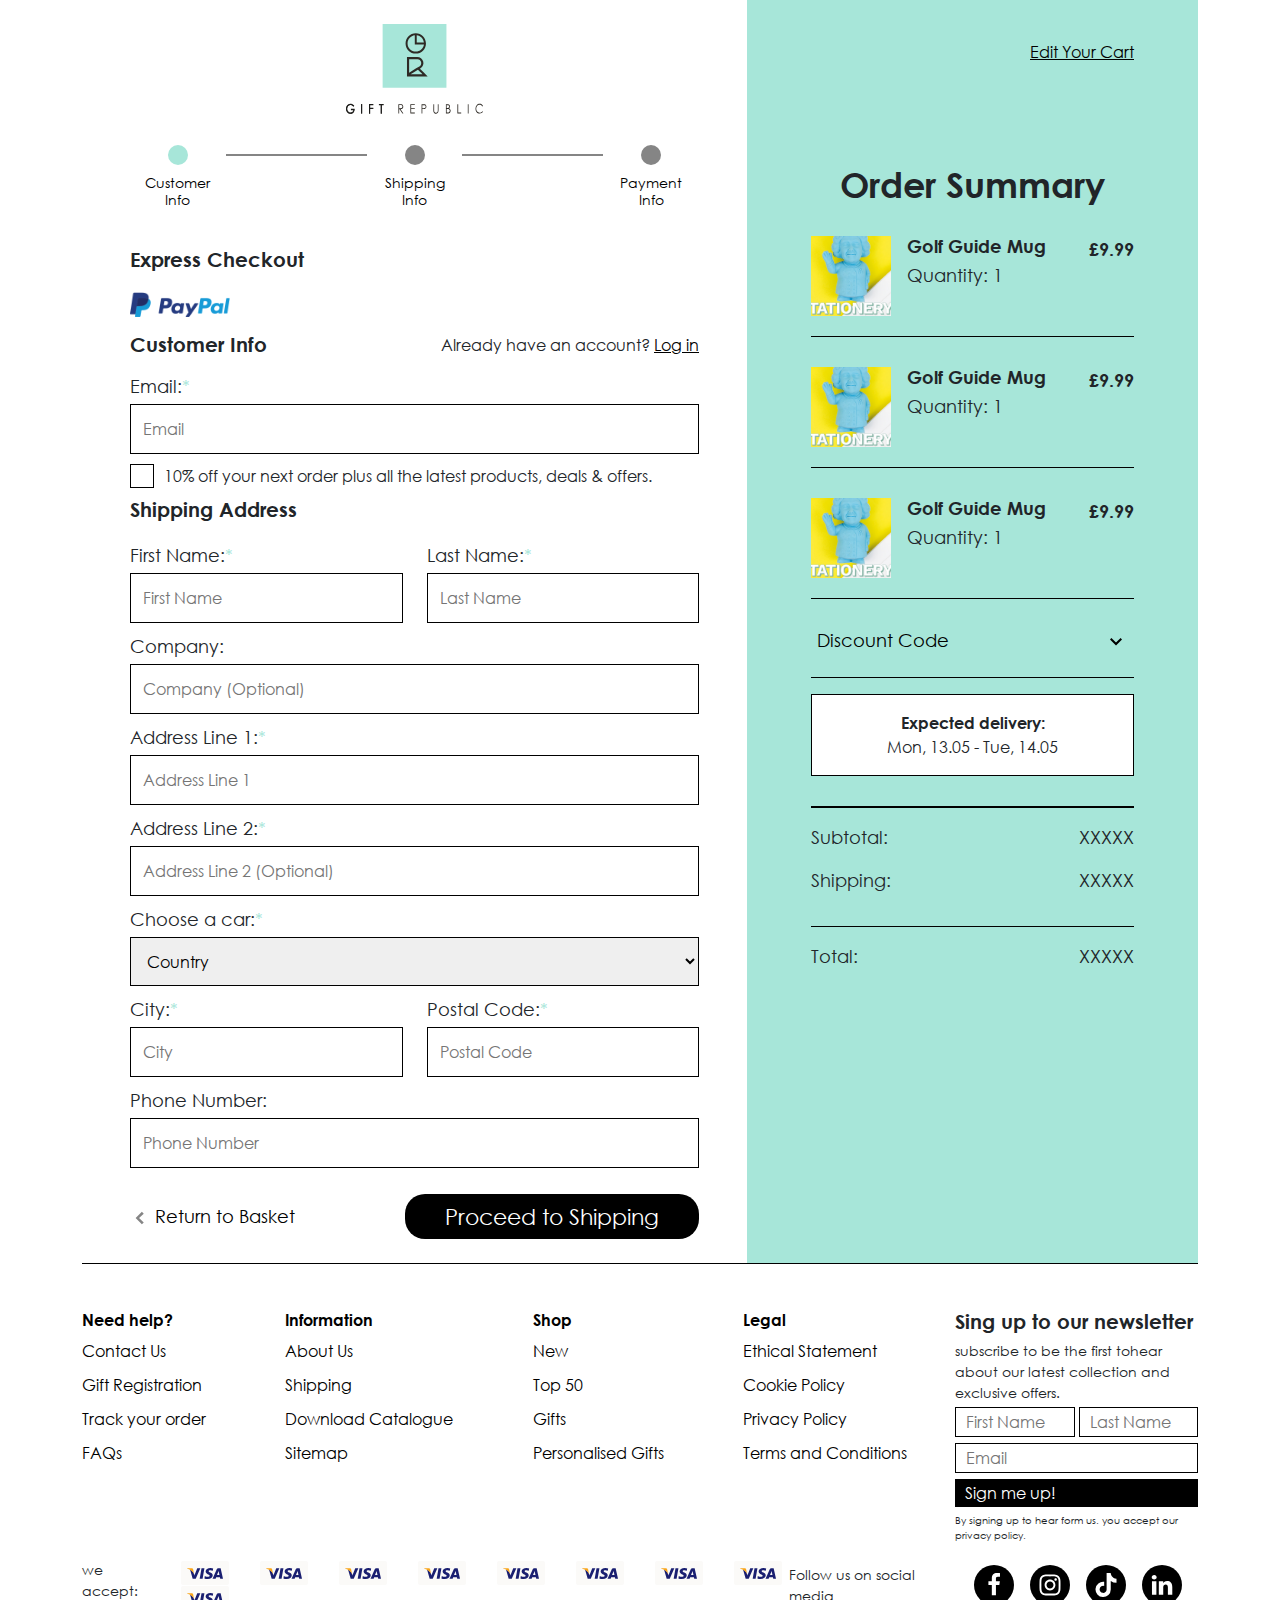
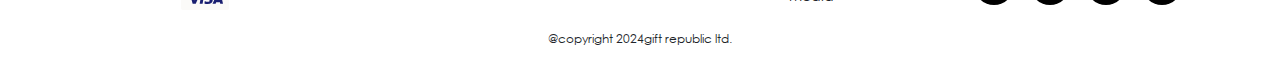
<file: payment-info.html>
<!DOCTYPE html>
<html lang="en">

<head>
    <meta charset="UTF-8">
    <meta http-equiv="X-UA-Compatible" content="IE=edge">
    <meta name="viewport" content="width=device-width, initial-scale=1.0">
    <title>Payment Info Page</title>
    <!-- bootstrap file css -->
    <link rel="stylesheet" href="src/css/bootstrap.css">
    <!-- Material link -->
    <link rel="stylesheet"
        href="https://fonts.googleapis.com/css2?family=Material+Symbols+Outlined:opsz,wght,FILL,GRAD@48,400,0,0" />
    <!-- css file -->
    <link rel="stylesheet" href="src/css/main_style.css">
    <link rel="icon" type="image/x-icon" href="favicon.ico?v=2">
    <script src="https://ajax.googleapis.com/ajax/libs/jquery/3.6.0/jquery.min.js"></script>
</head>

<body>
    <main class="main main--inner">
        <div class="container">
            <div class="row">
                <div class="col-xl-7 col-12">
                    <div class="container">
                        <div class="pt-4 pb-4 padding-left-m">
                            <h1 class="mb-0">
                                <a href="./">
                                    <img src="src/images/logo.svg" title="gift republic logo" alt="gift republic logo"
                                        class="header__logo">
                                </a>
                            </h1>
                            <div class="stepper">
                                <button class="stepper__content">
                                    <span class="stepper__circle active"></span>
                                    <h2 class="stepper__title">Customer Info</h2>
                                </button>
                                <div class="stepper__line"></div>
                                <button class="stepper__content">
                                    <span class="stepper__circle"></span>
                                    <h2 class="stepper__title">Shipping Info</h2>
                                </button>
                                <div class="stepper__line"></div>
                                <button class="stepper__content">
                                    <span class="stepper__circle"></span>
                                    <h2 class="stepper__title">Payment Info</h2>
                                </button>
                            </div>
                            <!-- Content for each step -->
                            <div class="content active" id="step1">
                                <h3 class="form__title">Express Checkout</h3>
                                <img src="./src/images/paypal.png" alt="" class="payment__image mb-3">
                                <!-- Customer Info Form -->
                                <form action="#" method="post" class="form">
                                    <div class="d-flex align-items-center justify-content-between mb-3">
                                        <h3 class="form__title mb-0">Customer Info</h3>
                                        <div>
                                            Already have an account? <a href="" class="text-decoration-underline">Log
                                                in</a>
                                        </div>
                                    </div>
                                    <div class="form__group form__group--required">
                                        <label class="form__Label" for="email">Email:</label>
                                        <input class="form__field" type="email" id="email" name="email"
                                            placeholder="Email" required>
                                    </div>
                                    <div class="form__group form__group--checkbox">
                                        <div class="form__checkbox-wrapper">
                                            <input class="form__checkbox" type="checkbox" id="saveInfo" name="saveInfo"
                                                value="Bike">
                                        </div>
                                        <label for="saveInfo">10% off your next order plus all the latest products,
                                            deals & offers.</label>
                                    </div>
                                    <h3 class="form__title">Shipping Address</h3>
                                    <div class="row">
                                        <div class="col-6">
                                            <div class="form__group form__group--required">
                                                <label class="form__Label" for="firstName">First Name:</label>
                                                <input class="form__field" type="text" id="firstName"
                                                    placeholder="First Name" name="firstName" required>
                                            </div>
                                        </div>
                                        <div class="col-6">
                                            <div class="form__group form__group--required">
                                                <label class="form__Label" for="lastName">Last Name:</label>
                                                <input class="form__field" type="text" id="lastName"
                                                    placeholder="Last Name" name="lastName" required>
                                            </div>
                                        </div>
                                    </div>
                                    <div class="form__group">
                                        <label class="form__Label" for="company">Company:</label>
                                        <input class="form__field" type="company" id="company"
                                            placeholder="Company (Optional)" name="company" required>
                                    </div>
                                    <div class="form__group form__group--required">
                                        <label class="form__Label " for="address1">Address Line 1:</label>
                                        <input class="form__field" type="address1" id="address1"
                                            placeholder="Address Line 1" name="address1" required>
                                    </div>
                                    <div class="form__group form__group--required">
                                        <label class="form__Label" for="address2">Address Line 2:</label>
                                        <input class="form__field" type="address2" id="address2"
                                            placeholder="Address Line 2 (Optional)" name="address2" required>
                                    </div>
                                    <div class="form__group form__group--required">
                                        <label class="form__Label" for="country">Choose a car:</label>
                                        <select class="form__field" name="country" id="country">
                                            <option value="country" selected hidden>Country</option>
                                            <option value="usa">Usa</option>
                                            <option value="uk">Uk</option>
                                            <option value="france">France</option>
                                            <option value="Germany">Germany</option>
                                        </select>
                                    </div>
                                    <div class="row">
                                        <div class="col-6">
                                            <div class="form__group form__group--required">
                                                <label class="form__Label" for="city">City:</label>
                                                <input class="form__field" type="text" id="city" placeholder="City"
                                                    name="city" required>
                                            </div>
                                        </div>
                                        <div class="col-6">
                                            <div class="form__group form__group--required">
                                                <label class="form__Label" for="postalcode">Postal Code:</label>
                                                <input class="form__field" type="number" id="postalcode"
                                                    placeholder="Postal Code" name="postalcode" required>
                                            </div>
                                        </div>
                                        <div class="col-12">
                                            <div class="form__group">
                                                <label class="form__Label" for="telephone">Phone Number:</label>
                                                <input class="form__field" type="number" id="telephone"
                                                    placeholder="Phone Number" name="telephone" required>
                                            </div>
                                        </div>
                                    </div>
                                    <div class="d-flex align-items-center mt-3">
                                        <a href="basket.html" class="content__link">
                                            <svg class="icon" viewBox="0 0 8 16">
                                                <g stroke="none" stroke-width="1" fill-rule="evenodd">
                                                    <polygon points="5.5 3 7 4.5 3.25 8 7 11.5 5.5 13 0.5 8"></polygon>
                                                </g>
                                            </svg>
                                            Return to Basket</a>
                                        <button class="button button--black button--rounded button--lg form__button"
                                            type="button" onclick="nextStep()">Proceed to Shipping</button>
                                    </div>
                                </form>
                            </div>

                            <div class="content content--shipping" id="step2">
                                <!-- Shipping Address -->
                                <h3 class="form__title">Delivery Address</h3>
                                <div class="row align-items-center justify-content-between mb-3">
                                    <h4 class="content__title col-2">Email:</h4>
                                    <p class="content__text col-6">XXXXXXXXXX@XXXXXXXX.COM</p>
                                    <button class="content__link col">Change</button>
                                </div>
                                <div class="row align-items-center justify-content-between mb-3">
                                    <h4 class="content__title col-2">Deliver to:</h4>
                                    <p class="content__text col-6">XXXXXXXXXXXXXXXXXXXXXXXXXXXXXX</p>
                                    <button class="content__link col">Change</button>
                                </div>
                                <h3 class="form__title">Shipping Methods</h3>
                                <div class="row justify-content-between mb-3">
                                    <div class="col-6">
                                        <div class="form__group form__group--checkbox">
                                            <div class="form__checkbox-wrapper">
                                                <input class="form__checkbox" type="checkbox" id="saveInfo"
                                                    name="saveInfo" value="Bike">
                                            </div>
                                            <label class="form__label" for="saveInfo">XXXXXXXXXXXXXXXXXXXXXXXX
                                                XXXXXXXXXXXXXXXXXXXXXXXX</label>
                                        </div>
                                    </div>
                                    <div class="col-6">
                                        <div class="d-flex justify-content-end">
                                            <p class="form__price">£XXX</p>
                                        </div>
                                    </div>
                                </div>
                                <div class="row justify-content-between mb-3">
                                    <div class="col-6">
                                        <div class="form__group form__group--checkbox">
                                            <div class="form__checkbox-wrapper">
                                                <input class="form__checkbox" type="checkbox" id="saveInfo"
                                                    name="saveInfo" value="Bike">
                                            </div>
                                            <label class="form__label" for="saveInfo">XXXXXXXXXXXXXXXXXXXXXXXX
                                                XXXXXXXXXXXXXXXXXXXXXXXX</label>
                                        </div>
                                    </div>
                                    <div class="col-6">
                                        <div class="d-flex justify-content-end">
                                            <p class="form__price">Free</p>
                                        </div>
                                    </div>
                                </div>
                                <div class="align-items-center d-flex justify-content-between">
                                    <button onclick="returnToPreviousStep()"
                                        class="content__link font-size-s text-decoration-none">
                                        <svg class="icon" viewBox="0 0 8 16">
                                            <g stroke="none" stroke-width="1" fill-rule="evenodd">
                                                <polygon points="5.5 3 7 4.5 3.25 8 7 11.5 5.5 13 0.5 8"></polygon>
                                            </g>
                                        </svg>
                                        Return to Customer Information</button>
                                    <button class="button button--black button--rounded button--lg form__button"
                                        type="button" onclick="nextStep()">Proceed to Payment</button>
                                </div>
                            </div>

                            <div class="content content--shipping" id="step3">
                                <!-- Payment Method Form -->
                                <h3 class="form__title">Payment</h3>
                                <div class="row align-items-center justify-content-between mb-3">
                                    <h4 class="content__title col-2">Email:</h4>
                                    <p class="content__text col-6">XXXXXXXXXX@XXXXXXXX.COM</p>
                                    <button class="content__link col">Change</button>
                                </div>
                                <div class="row align-items-center justify-content-between mb-3">
                                    <h4 class="content__title col-2">Deliver to:</h4>
                                    <p class="content__text col-6">XXXXXXXXXXXXXXXXXXXXXXXXXXXXXX</p>
                                    <button class="content__link col">Change</button>
                                </div>
                                <div class="row align-items-center justify-content-between mb-3">
                                    <h4 class="content__title col-2">Shipping:</h4>
                                    <p class="content__text col-6">XXXXXXXXXXXXXXXXXXXXXXXXXXXXXX</p>
                                    <div class="col"></div>
                                </div>
                                <h3 class="form__title mt-4 mb-4">Payment Methods</h3>
                                <div class="row justify-content-between mb-3">
                                    <div class="col-6">
                                        <div class="form__group form__group--checkbox">
                                            <div class="form__checkbox-wrapper">
                                                <input class="form__checkbox" type="checkbox" id="saveInfo"
                                                    name="saveInfo" value="Bike">
                                            </div>
                                            <label class="form__label" for="saveInfo">XXXXXXXXXXXXXXXXXXXXXXXX</label>
                                        </div>
                                    </div>
                                    <div class="col-6">
                                        <div class="d-flex justify-content-end">
                                            <img src="./src/images/paypal.png" alt="" class="payment__image mb-3">
                                        </div>
                                    </div>
                                </div>
                                <div class="row justify-content-between mb-3">
                                    <div class="col-6">
                                        <div class="form__group form__group--checkbox">
                                            <div class="form__checkbox-wrapper">
                                                <input class="form__checkbox" type="checkbox" id="saveInfo"
                                                    name="saveInfo" value="Bike">
                                            </div>
                                            <label class="form__label" for="saveInfo">XXXXXXXXXXXXXXXXXXXXXXXX</label>
                                        </div>
                                    </div>
                                    <div class="col-6">
                                        <div class="d-flex justify-content-end">
                                            <img src="./src/images/paypal.png" alt="" class="payment__image mb-3">
                                        </div>
                                    </div>
                                </div>
                                <div class="row justify-content-between mb-3">
                                    <div class="col-6">
                                        <div class="form__group form__group--checkbox">
                                            <div class="form__checkbox-wrapper">
                                                <input class="form__checkbox" type="checkbox" id="saveInfo"
                                                    name="saveInfo" value="Bike">
                                            </div>
                                            <label class="form__label" for="saveInfo">XXXXXXXXXXXXXXXXXXXXXXXX</label>
                                        </div>
                                    </div>
                                    <div class="col-6">
                                        <div class="d-flex justify-content-end">
                                            <img src="./src/images/paypal.png" alt="" class="payment__image mb-3">
                                        </div>
                                    </div>
                                </div>
                                <div class="row justify-content-between mb-3">
                                    <div class="col-6">
                                        <div class="form__group form__group--checkbox">
                                            <div class="form__checkbox-wrapper">
                                                <input class="form__checkbox" type="checkbox" id="saveInfo"
                                                    name="saveInfo" value="Bike">
                                            </div>
                                            <label class="form__label" for="saveInfo">XXXXXXXXXXXXXXXXXXXXXXXX</label>
                                        </div>
                                    </div>
                                    <div class="col-6">
                                        <div class="d-flex justify-content-end">
                                            <img src="./src/images/paypal.png" alt="" class="payment__image mb-3">
                                        </div>
                                    </div>
                                </div>
                                <div class="row justify-content-between mb-3">
                                    <div class="col-6">
                                        <div class="form__group form__group--checkbox">
                                            <div class="form__checkbox-wrapper">
                                                <input class="form__checkbox" type="checkbox" id="saveInfo"
                                                    name="saveInfo" value="Bike">
                                            </div>
                                            <label class="form__label" for="saveInfo">XXXXXXXXXXXXXXXXXXXXXXXX</label>
                                        </div>
                                    </div>
                                    <div class="col-6">
                                        <div class="d-flex justify-content-end">
                                            <img src="./src/images/paypal.png" alt="" class="payment__image mb-3">
                                        </div>
                                    </div>
                                </div>
                                <h3 class="form__title mt-4 mb-4">Billing Address</h3>
                                <div class="row justify-content-between mb-3">
                                    <div class="col-6">
                                        <div class="form__group form__group--checkbox">
                                            <div class="form__checkbox-wrapper">
                                                <input class="form__checkbox" type="checkbox" id="saveInfo"
                                                    name="saveInfo" value="Bike">
                                            </div>
                                            <label class="form__label" for="saveInfo">Same as the delivery
                                                address</label>
                                        </div>
                                    </div>
                                </div>
                                <div class="row justify-content-between mb-3">
                                    <div class="col-6">
                                        <div class="form__group form__group--checkbox">
                                            <div class="form__checkbox-wrapper">
                                                <input class="form__checkbox" type="checkbox" id="saveInfo"
                                                    name="saveInfo" value="Bike">
                                            </div>
                                            <label class="form__label" for="saveInfo">Use a different billing
                                                address</label>
                                        </div>
                                    </div>
                                </div>
                                <div class="row align-items-center justify-content-between">
                                    <div class="col-6">
                                        <button onclick="returnToPreviousStep()"
                                            class="content__link font-size-s text-decoration-none">
                                            <svg class="icon" viewBox="0 0 8 16">
                                                <g stroke="none" stroke-width="1" fill-rule="evenodd">
                                                    <polygon points="5.5 3 7 4.5 3.25 8 7 11.5 5.5 13 0.5 8"></polygon>
                                                </g>
                                            </svg>
                                            Return to Shipping</button>
                                    </div>
                                    <div class="col-6">
                                        <button class="button button--black button--block button--rounded button--lg"
                                            type="button" onclick="nextStep()">Pay Now</button>
                                    </div>
                                </div>
                            </div>
                        </div>
                    </div>
                </div>
                <div class="col-xl-5 col-12">
                    <div class="payment-card">
                        <div class="container">
                            <div class="product product--basket">
                                <a href="" class="product__link">Edit Your Cart</a>
                                <h2 class="payment-card__title">Order Summary</h2>
                                <div class="card card--payment">
                                    <div class="d-flex justify-content-between">
                                        <div class="d-flex">
                                            <img src="./src/images/card-10.jpg" alt="" class="card__image">
                                            <div>
                                                <h3 class="card__title">Golf Guide Mug</h3>
                                                <p class="card__qty">Quantity: 1</p>
                                            </div>
                                        </div>
                                        <p class="card__price">£9.99</p>
                                    </div>
                                </div>
                                <div class="card card--payment">
                                    <div class="d-flex justify-content-between">
                                        <div class="d-flex">
                                            <img src="./src/images/card-10.jpg" alt="" class="card__image">
                                            <div>
                                                <h3 class="card__title">Golf Guide Mug</h3>
                                                <p class="card__qty">Quantity: 1</p>
                                            </div>
                                        </div>
                                        <p class="card__price">£9.99</p>
                                    </div>
                                </div>
                                <div class="card card--payment">
                                    <div class="d-flex justify-content-between">
                                        <div class="d-flex">
                                            <img src="./src/images/card-10.jpg" alt="" class="card__image">
                                            <div>
                                                <h3 class="card__title">Golf Guide Mug</h3>
                                                <p class="card__qty">Quantity: 1</p>
                                            </div>
                                        </div>
                                        <p class="card__price">£9.99</p>
                                    </div>
                                </div>
                                <button class="button--block d-flex justify-content-between" onclick="toggleCode()">
                                    <h4 class="font-size-s">Discount Code</h4>
                                    <svg id="arrow" class="arrow" xmlns="http://www.w3.org/2000/svg" height="24px"
                                        viewBox="0 -960 960 960" width="24px" fill="#000">
                                        <path d="M480-344 240-584l56-56 184 184 184-184 56 56-240 240Z" />
                                    </svg>
                                </button>
                                <div id="code" class="code">
                                    <div class="form__group">
                                        <input class="form__field border-radius-none" type="text" id="vouchers"
                                            name="vouchers" placeholder="Discount Code" required>
                                    </div>
                                    <a href="checkout.html"
                                        class="button button--center button--black button--rounded button--block button--lg">Apply</a>
                                </div>
                                <hr>
                                <div class="card card--time">
                                    <div class="card__info">
                                        <span class="font-bold"> Expected delivery:</span>
                                        <p class="mb-0 card__date"> Mon, 13.05 - Tue, 14.05</p>
                                    </div>
                                </div>
                                <hr>
                                <div class="d-flex justify-content-between">
                                    <p class="card__text">Subtotal:</p>
                                    <p class="card__text">XXXXX</p>
                                </div>
                                <div class="d-flex justify-content-between">
                                    <p class="card__text">Shipping:</p>
                                    <p class="card__text">XXXXX</p>
                                </div>
                                <hr>
                                <div class="d-flex justify-content-between">
                                    <p class="card__text">Total:</p>
                                    <p class="card__text">XXXXX</p>
                                </div>
                            </div>
                        </div>
                    </div>
                </div>
            </div>
            <hr class="mt-0">
        </div>
    </main>

    <!-- footer start -->
    <footer class="footer">
        <div class="container">
            <div class="row gx-5">
                <div class="col-lg-9 col-12 footer__links">
                    <ul class="footer__list">
                        <li class="footer__item">
                            <a href="" class="footer__link">
                                <h2 class="footer__title">Need help?</h2>
                            </a>
                        </li>
                        <li class="footer__item">
                            <a href="" class="footer__link">Contact Us</a>
                        </li>
                        <li class="footer__item">
                            <a href="" class="footer__link">Gift Registration</a>
                        </li>
                        <li class="footer__item">
                            <a href="" class="footer__link">Track your order</a>
                        </li>
                        <li class="footer__item">
                            <a href="" class="footer__link">FAQs</a>
                        </li>
                    </ul>
                    <ul class="footer__list">
                        <li class="footer__item">
                            <a href="" class="footer__link">
                                <h2 class="footer__title">Information</h2>
                            </a>
                        </li>
                        <li class="footer__item">
                            <a href="" class="footer__link">About Us</a>
                        </li>
                        <li class="footer__item">
                            <a href="" class="footer__link">Shipping</a>
                        </li>
                        <li class="footer__item">
                            <a href="" class="footer__link">Download Catalogue</a>
                        </li>
                        <li class="footer__item">
                            <a href="" class="footer__link">Sitemap</a>
                        </li>
                    </ul>
                    <ul class="footer__list">
                        <li class="footer__item">
                            <a href="" class="footer__link">
                                <h2 class="footer__title">Shop</h2>
                            </a>
                        </li>
                        <li class="footer__item">
                            <a href="" class="footer__link">New</a>
                        </li>
                        <li class="footer__item">
                            <a href="" class="footer__link">Top 50</a>
                        </li>
                        <li class="footer__item">
                            <a href="" class="footer__link">Gifts</a>
                        </li>
                        <li class="footer__item">
                            <a href="" class="footer__link">Personalised Gifts</a>
                        </li>
                    </ul>
                    <ul class="footer__list">
                        <li class="footer__item">
                            <a href="" class="footer__link">
                                <h2 class="footer__title">Legal</h2>
                            </a>
                        </li>
                        <li class="footer__item">
                            <a href="" class="footer__link">Ethical Statement</a>
                        </li>
                        <li class="footer__item">
                            <a href="" class="footer__link">Cookie Policy</a>
                        </li>
                        <li class="footer__item">
                            <a href="" class="footer__link">Privacy Policy</a>
                        </li>
                        <li class="footer__item">
                            <a href="" class="footer__link">Terms and Conditions</a>
                        </li>
                    </ul>
                </div>
                <div class="col-lg-3 col-12">
                    <div class="footer__end">
                        <form class="footer__form">
                            <h2 class="footer__form-title">Sing up to our newsletter</h2>
                            <p class="footer__form-description">subscribe to be the first tohear about our latest
                                collection and exclusive offers.</p>
                            <div class="row gx-1">
                                <div class="col-6">
                                    <input type="text" class="footer__form-input" placeholder="First Name">
                                </div>
                                <div class="col-6">
                                    <input type="text" class="footer__form-input" placeholder="Last Name">
                                </div>
                            </div>
                            <input type="email" class="footer__form-input" placeholder="Email">
                            <button class="footer__form-button button">Sign me up!</button>
                            <p class="footer__form-text">By signing up to hear form us. you accept our privacy policy.
                            </p>
                        </form>
                    </div>
                </div>
            </div>
            <div class="footer__bottom">
                <div class="d-flex">
                    <p class="footer__bottom-text">we accept:</p>
                    <div class="row">
                        <div class="col">
                            <img src="./src/images/visa.svg" alt="">
                        </div>
                        <div class="col">
                            <img src="./src/images/visa.svg" alt="">
                        </div>
                        <div class="col">
                            <img src="./src/images/visa.svg" alt="">
                        </div>
                        <div class="col">
                            <img src="./src/images/visa.svg" alt="">
                        </div>
                        <div class="col">
                            <img src="./src/images/visa.svg" alt="">
                        </div>
                        <div class="col">
                            <img src="./src/images/visa.svg" alt="">
                        </div>
                        <div class="col">
                            <img src="./src/images/visa.svg" alt="">
                        </div>
                        <div class="col">
                            <img src="./src/images/visa.svg" alt="">
                        </div>
                        <div class="col">
                            <img src="./src/images/visa.svg" alt="">
                        </div>
                    </div>
                </div>
                <div class="d-flex align-items-center justify-content-between">
                    <p class="footer__bottom-text">Follow us on social media</p>
                    <div class="d-flex">
                        <a href="" class="Footer__social-link">
                            <svg class="Footer__social-icon" viewBox="0 0 16 28" class="main-footer__icon">
                                <path
                                    d="M14.984 0.187v4.125h-2.453c-1.922 0-2.281 0.922-2.281 2.25v2.953h4.578l-0.609 4.625h-3.969v11.859h-4.781v-11.859h-3.984v-4.625h3.984v-3.406c0-3.953 2.422-6.109 5.953-6.109 1.687 0 3.141 0.125 3.563 0.187z">
                                </path>
                            </svg>
                        </a>
                        <a href="" class="Footer__social-link">
                            <svg class="Footer__social-icon" xmlns="http://www.w3.org/2000/svg" viewBox="0 0 448 512">
                                <path
                                    d="M224.1 141c-63.6 0-114.9 51.3-114.9 114.9s51.3 114.9 114.9 114.9S339 319.5 339 255.9 287.7 141 224.1 141zm0 189.6c-41.1 0-74.7-33.5-74.7-74.7s33.5-74.7 74.7-74.7 74.7 33.5 74.7 74.7-33.6 74.7-74.7 74.7zm146.4-194.3c0 14.9-12 26.8-26.8 26.8-14.9 0-26.8-12-26.8-26.8s12-26.8 26.8-26.8 26.8 12 26.8 26.8zm76.1 27.2c-1.7-35.9-9.9-67.7-36.2-93.9-26.2-26.2-58-34.4-93.9-36.2-37-2.1-147.9-2.1-184.9 0-35.8 1.7-67.6 9.9-93.9 36.1s-34.4 58-36.2 93.9c-2.1 37-2.1 147.9 0 184.9 1.7 35.9 9.9 67.7 36.2 93.9s58 34.4 93.9 36.2c37 2.1 147.9 2.1 184.9 0 35.9-1.7 67.7-9.9 93.9-36.2 26.2-26.2 34.4-58 36.2-93.9 2.1-37 2.1-147.8 0-184.8zM398.8 388c-7.8 19.6-22.9 34.7-42.6 42.6-29.5 11.7-99.5 9-132.1 9s-102.7 2.6-132.1-9c-19.6-7.8-34.7-22.9-42.6-42.6-11.7-29.5-9-99.5-9-132.1s-2.6-102.7 9-132.1c7.8-19.6 22.9-34.7 42.6-42.6 29.5-11.7 99.5-9 132.1-9s102.7-2.6 132.1 9c19.6 7.8 34.7 22.9 42.6 42.6 11.7 29.5 9 99.5 9 132.1s2.7 102.7-9 132.1z" />
                            </svg>
                        </a>
                        <a href="" class="Footer__social-link">
                            <svg class="Footer__social-icon" xmlns="http://www.w3.org/2000/svg" viewBox="0 0 448 512">
                                <path
                                    d="M448,209.91a210.06,210.06,0,0,1-122.77-39.25V349.38A162.55,162.55,0,1,1,185,188.31V278.2a74.62,74.62,0,1,0,52.23,71.18V0l88,0a121.18,121.18,0,0,0,1.86,22.17h0A122.18,122.18,0,0,0,381,102.39a121.43,121.43,0,0,0,67,20.14Z" />
                            </svg>
                        </a>
                        <a href="" class="Footer__social-link">
                            <svg viewBox="0 0 24 28" class="Footer__social-icon">
                                <path
                                    d="M5.453 9.766v15.484h-5.156v-15.484h5.156zM5.781 4.984c0.016 1.484-1.109 2.672-2.906 2.672v0h-0.031c-1.734 0-2.844-1.188-2.844-2.672 0-1.516 1.156-2.672 2.906-2.672 1.766 0 2.859 1.156 2.875 2.672zM24 16.375v8.875h-5.141v-8.281c0-2.078-0.75-3.5-2.609-3.5-1.422 0-2.266 0.953-2.641 1.875-0.125 0.344-0.172 0.797-0.172 1.266v8.641h-5.141c0.063-14.031 0-15.484 0-15.484h5.141v2.25h-0.031c0.672-1.062 1.891-2.609 4.672-2.609 3.391 0 5.922 2.219 5.922 6.969z">
                                </path>
                            </svg>
                        </a>
                    </div>
                </div>
            </div>
            <p class="footer__copyright">@copyright 2024gift republic ltd.</p>
        </div>
    </footer>
    <!-- footer end  -->
    <script>

        // menu function 
        $(document).ready(function () {
            $(".toggle-menu").click(function () {
                $(".mobile-menu").toggleClass("show-menu");
            });
        });

        // Stepper functionality
        const stepperContent = document.querySelectorAll('.stepper__content');
        const stepperCircles = document.querySelectorAll('.stepper__circle');
        const contents = document.querySelectorAll('.content');

        stepperContent.forEach((step, index) => {
            step.addEventListener('click', () => {
                updateStepper(index);
            });
        });

        function updateStepper(index) {
            // Remove active classes from circles and contents
            stepperCircles.forEach(circle => circle.classList.remove('active'));
            contents.forEach(content => content.classList.remove('active'));

            // Add active classes to selected circle and content
            stepperCircles[index].classList.add('active');
            contents[index].classList.add('active');

            // Save active step index to local storage
            localStorage.setItem('activeStep', index);
        }

        function nextStep() {
            const activeIndex = Array.from(contents).findIndex(content => content.classList.contains('active'));
            updateStepper(activeIndex + 1);
        }

        function returnToPreviousStep() {
            const activeIndex = Array.from(contents).findIndex(content => content.classList.contains('active'));
            updateStepper(activeIndex - 1); // Decrease the index by 1 to go back to the previous step
        }

        function initializeStepper() {
            const activeStepIndex = localStorage.getItem('activeStep');
            if (activeStepIndex !== null) {
                updateStepper(parseInt(activeStepIndex));
            }
        }

        window.addEventListener('load', initializeStepper);


        // payment radio button function 
        document.addEventListener('DOMContentLoaded', function () {
            const radioInputs = document.querySelectorAll('.radio-input');
            const formPayments = document.querySelectorAll('.form--payment');

            radioInputs.forEach(function (input) {
                input.addEventListener('change', function () {
                    formPayments.forEach(function (form) {
                        form.style.display = 'none';
                    });

                    const selectedForm = document.querySelector('.form--' + this.value);
                    if (selectedForm) {
                        selectedForm.style.display = 'block';
                    }
                });
            });
        });

        // address function 
        const differentAddressRadio = document.getElementById('differentAddress');
        const differentAddressForm = document.getElementById('differentAddressForm');

        differentAddressRadio.addEventListener('change', () => {
            if (differentAddressRadio.checked) {
                differentAddressForm.style.display = 'block';
            } else {
                differentAddressForm.style.display = 'none';
            }
        });

        document.addEventListener('DOMContentLoaded', function () {
            const radioInputs = document.querySelectorAll('.radio-input');
            const differentAddressForm = document.getElementById('differentAddressForm');

            radioInputs.forEach(function (input) {
                input.addEventListener('change', function () {
                    const isDifferentAddress = this.value === 'differentAddress';

                    if (isDifferentAddress) {
                        differentAddressForm.style.display = 'block';
                    } else {
                        differentAddressForm.style.display = 'none';
                    }
                });
            });
        });


        // discount code function 
        function toggleCode() {
            var element = document.getElementById("code");
            element.classList.toggle("code--show");
            var element = document.getElementById("arrow");
            element.classList.toggle("arrow--flip");
        }


        // cart function 
        document.addEventListener("DOMContentLoaded", function () {
            const deleteButtons = document.querySelectorAll(".delete-btn");

            deleteButtons.forEach(button => {
                button.addEventListener("click", function () {
                    const item = this.closest(".d-flex.justify-content-between.align-items-center.mb-3");
                    item.remove();

                    // Update the total products count if necessary
                    const totalProductsElement = document.querySelector(".card__text.mb-0");
                    let totalProducts = parseInt(totalProductsElement.textContent.replace('Total Products ', ''), 10);
                    totalProductsElement.textContent = `Total Products ${--totalProducts}`;

                    // Check if the cart is empty
                    checkIfCartIsEmpty();
                });
            });

            function checkIfCartIsEmpty() {
                const cartItems = document.querySelector("#cart-items");
                const noItemsMessage = document.querySelector("#no-items");
                const items = cartItems.querySelectorAll(".d-flex.justify-content-between.align-items-center.mb-3");

                if (items.length === 0) {
                    noItemsMessage.style.display = "block";
                } else {
                    noItemsMessage.style.display = "none";
                }
            }

            // Initial check in case there are no items to begin with
            checkIfCartIsEmpty();
        });

    </script>
</body>

</html>
</file>
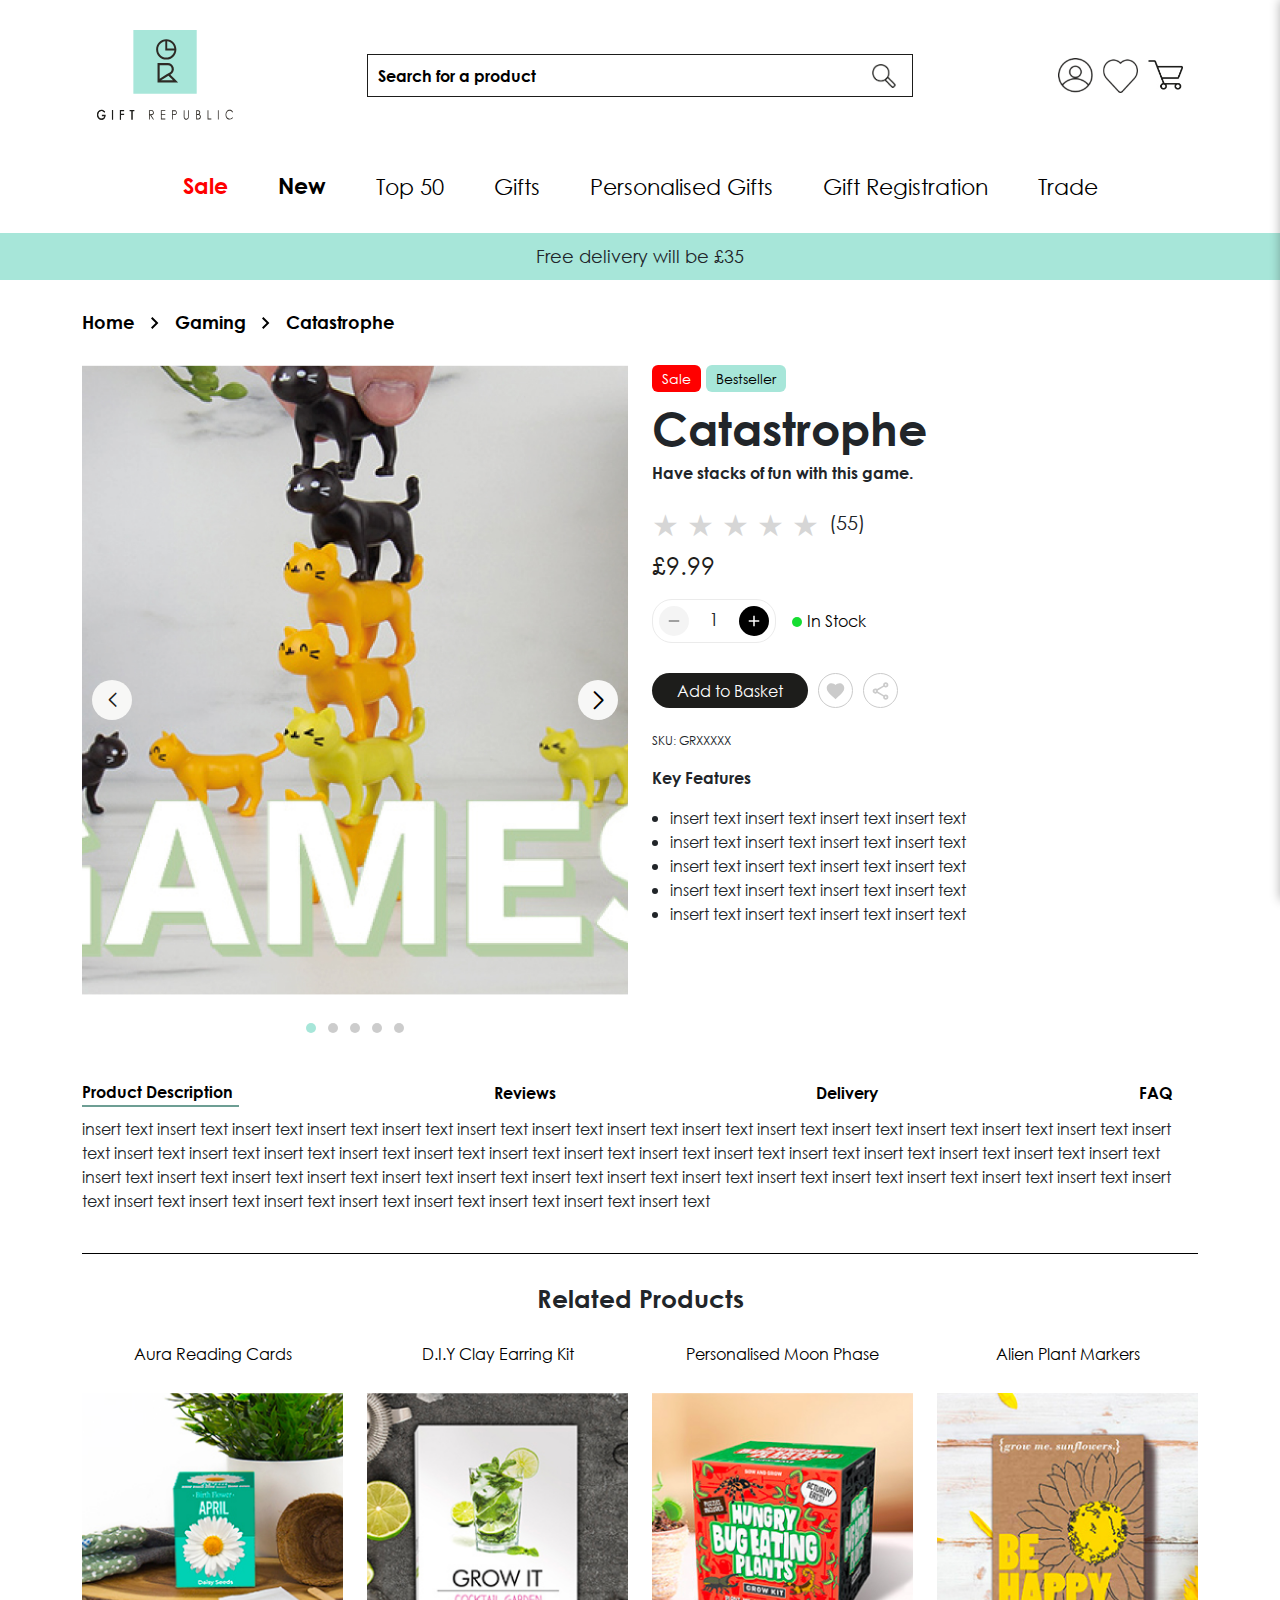
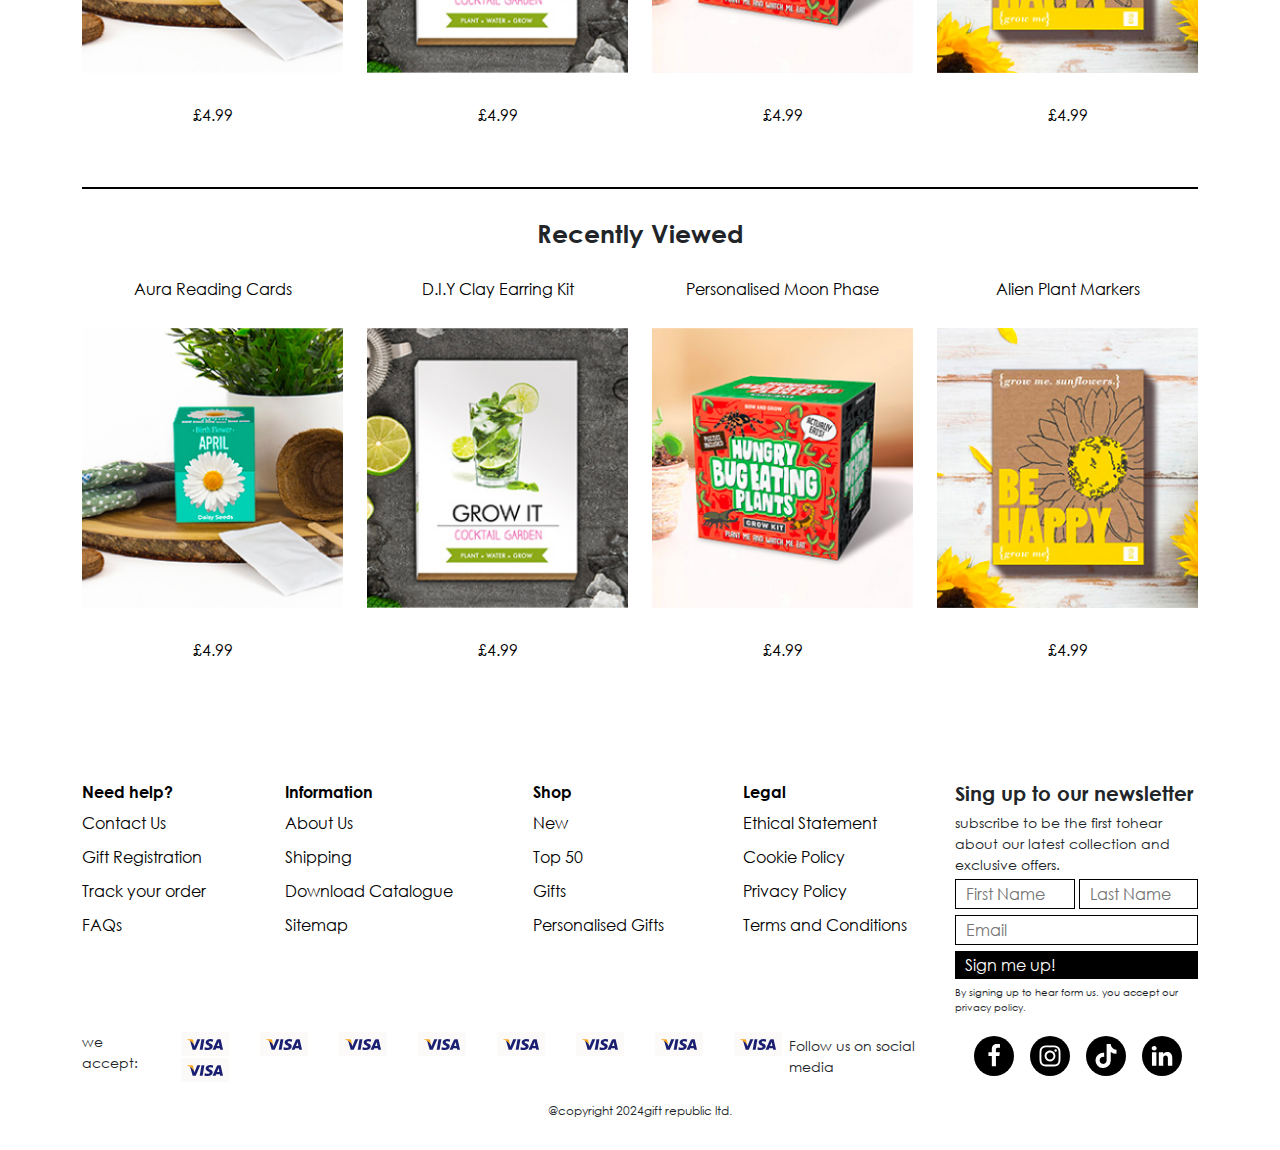
<file: product.html>
<!DOCTYPE html>
<html lang="en">

<head>
    <meta charset="UTF-8">
    <meta http-equiv="X-UA-Compatible" content="IE=edge">
    <meta name="viewport" content="width=device-width, initial-scale=1.0">
    <title>Product Page</title>
    <!-- bootstrap file css -->
    <link rel="stylesheet" href="src/css/bootstrap.css">
    <!-- Material link -->
    <link rel="stylesheet"
        href="https://fonts.googleapis.com/css2?family=Material+Symbols+Outlined:opsz,wght,FILL,GRAD@48,400,0,0" />
    <!-- css file -->
    <link rel="stylesheet" href="src/css/main_style.css">
    <link rel="icon" type="image/x-icon" href="favicon.ico?v=2">
    <script src="https://ajax.googleapis.com/ajax/libs/jquery/3.6.0/jquery.min.js"></script>
    <link rel="stylesheet" href="https://cdn.jsdelivr.net/npm/swiper/swiper-bundle.min.css" />
</head>

<body id="no-scroll">
    <!-- header start  -->
    <header class="header">
        <div class="container">
            <div class="row justify-content-between align-items-center">
                <div class="col-md-2">
                    <h1 class="mb-0">
                        <a href="./">
                            <img src="src/images/logo.svg" title="gift republic logo" alt="gift republic logo"
                                class="header__logo">
                        </a>
                    </h1>
                </div>
                <div class="col-md-6">
                    <div class="search-box search-box--custom">
                        <form action="/action_page.php" method="get" autocomplete="on">
                            <input type="text" id="the-filter" placeholder="Search for a product"
                                class="search-box__field" autocomplete="on">
                            <button class="button search-box__button">
                                <img src="src/images/search.jpg" class="search-icon">
                            </button>
                        </form>
                    </div>
                </div>
                <div class="col-md-2">
                    <div class="header__buttons">
                        <div role="button" class="button header__button-item button--user button--search">
                            <img src="src/images/user.png" class="search-icon">
                            <div class="card card--user">
                                <h2 class="card__title">Customer Login</h2>
                                <a href="collection.html"
                                    class="button button--block button--md button--primary mb-2">Creat an
                                    account</a>
                                <a href="product.html" class="button button--block button--md button--black">login</a>
                            </div>
                        </div>
                        <button class="button header__button-item button--search">
                            <img src="src/images/heart.png" class="search-icon">
                        </button>
                        <div role="button" class="button header__button-item button--add-cart">
                            <img src="src/images/cart.jpg" alt="" class="cart-icon">
                            <div class="card card--cart">
                                <div class="d-flex justify-content-between">
                                    <h2 class="card__title mb-0">Add to Basket</h2>
                                    <p class="card__text mb-0">Total Products 2</p>
                                </div>
                                <hr>
                                <div id="cart-items">
                                    <div class="d-flex justify-content-between align-items-center mb-3" data-id="1">
                                        <div class="d-flex align-items-center">
                                            <img src="./src/images/card-10.jpg" alt="" class="card__image">
                                            <div>
                                                <h3 class="card__product-title">D.I.Y Clay Earring Kit</h3>
                                                <p class="card__qty">qty: 1</p>
                                            </div>
                                        </div>
                                        <div class="d-flex">
                                            <p class="card__price">£9.99</p>
                                            <button class="delete-btn">
                                                <svg xmlns="http://www.w3.org/2000/svg" height="24px"
                                                    viewBox="0 -960 960 960" width="24px" fill="#000">
                                                    <path
                                                        d="M280-120q-33 0-56.5-23.5T200-200v-520h-40v-80h200v-40h240v40h200v80h-40v520q0 33-23.5 56.5T680-120H280Zm400-600H280v520h400v-520ZM360-280h80v-360h-80v360Zm160 0h80v-360h-80v360ZM280-720v520-520Z" />
                                                </svg>
                                            </button>
                                        </div>
                                    </div>
                                    <div class="d-flex justify-content-between align-items-center mb-3" data-id="2">
                                        <div class="d-flex align-items-center">
                                            <img src="./src/images/card-10.jpg" alt="" class="card__image">
                                            <div>
                                                <h3 class="card__product-title">D.I.Y Clay Earring Kit</h3>
                                                <p class="card__qty">qty: 1</p>
                                            </div>
                                        </div>
                                        <div class="d-flex">
                                            <p class="card__price">£9.99</p>
                                            <button class="delete-btn">
                                                <svg xmlns="http://www.w3.org/2000/svg" height="24px"
                                                    viewBox="0 -960 960 960" width="24px" fill="#000">
                                                    <path
                                                        d="M280-120q-33 0-56.5-23.5T200-200v-520h-40v-80h200v-40h240v40h200v80h-40v520q0 33-23.5 56.5T680-120H280Zm400-600H280v520h400v-520ZM360-280h80v-360h-80v360Zm160 0h80v-360h-80v360ZM280-720v520-520Z" />
                                                </svg>
                                            </button>
                                        </div>
                                    </div>
                                </div>
                                <p id="no-items" style="display: none;">No items found</p>
                                <a href="">View Basket</a>
                            </div>
                        </div>
                    </div>
                </div>
            </div>
        </div>
    </header>
    <!-- header end  -->
    <div class="container">
        <header class="header-mobile">
            <div class="d-flex align-items-center">
                <button class="button button--menu toggle-menu">
                    <span class="material-symbols-outlined">menu</span>
                </button>
                <div class="mobile-menu">
                    <div class="container">
                        <div class="d-flex align-items-center">
                            <a href="index.html">
                                <img src="src/images/GR-text-logo.svg" alt="" class="header-mobile__logo">
                            </a>
                            <button class="button button--menu toggle-menu">
                                <span class="material-symbols-outlined">close</span>
                            </button>
                        </div>
                        <div>
                            <ul class="nav-mobile">
                                <li class="nav-mobile__item">
                                    <a href="" class="nav-mobile__link nav__list-link--red">Sale</a>
                                </li>
                                <li class="nav-mobile__item">
                                    <a href="" class="nav-mobile__link">New</a>
                                </li>
                                <li class="nav-mobile__item">
                                    <a href="" class="nav-mobile__link">Top 50</a>
                                </li>
                                <li class="nav-mobile__item">
                                    <a href="" class="nav-mobile__link">Gifts</a>
                                </li>
                                <li class="nav-mobile__item">
                                    <a href="" class="nav-mobile__link">Personalised Gifts</a>
                                </li>
                                <li class="nav-mobile__item">
                                    <a href="" class="nav-mobile__link">Gift Registration</a>
                                </li>
                                <li class="nav-mobile__item">
                                    <a href="" class="nav-mobile__link">Trade</a>
                                </li>
                            </ul>
                        </div>
                    </div>
                </div>
                <a href="index.html">
                    <img src="src/images/GR-text-logo.svg" alt="" class="header-mobile__logo">
                </a>
            </div>
            <div class="d-flex">
                <button class="button button--menu">
                    <span class="material-symbols-outlined">search</span>
                </button>
                <button class="button button--menu">
                    <span class="material-symbols-outlined">
                        account_circle
                    </span>
                </button>
                <button class="button button--menu">
                    <span class="material-symbols-outlined">
                        favorite
                    </span>
                </button>
                <button class="button button--menu">
                    <span class="material-symbols-outlined">shopping_cart</span>
                </button>
            </div>
        </header>
    </div>
    <main>
        <!-- nav start  -->
        <div class="container">
            <nav class="nav nav--menu" id="menu">
                <div class="menu--wrapper">
                    <a href="index.html" class="d-block">
                        <img src="src/images/GR-text-logo.svg" alt="" class="logo-text">
                    </a>
                    <ul class="nav__list">
                        <li class="nav__list-item">
                            <a href="" class="nav__list-link nav__list-link--red font-bold">Sale</a>
                        </li>
                        <li class="nav__list-item">
                            <a href="" class="nav__list-link font-bold">New</a>
                        </li>
                        <li class="nav__list-item">
                            <a href="" class="nav__list-link">Top 50</a>
                        </li>
                        <li class="nav__list-item menu-toggle">
                            <a href="" class="nav__list-link">Gifts</a>
                            <div class="mega-menu">
                                <div class="mega-menu__wrapper">
                                    <ul class="mega-menu__list">
                                        <li class="mega-menu__item">
                                            <a href="" class="mega-menu__link">
                                                <h3 class="mega-menu__title">Gifts</h3>
                                            </a>
                                        </li>
                                        <li class="mega-menu__item">
                                            <a href="" class="mega-menu__link">Gaming</a>
                                        </li>
                                        <li class="mega-menu__item">
                                            <a href="" class="mega-menu__link">Card Packs</a>
                                        </li>
                                        <li class="mega-menu__item">
                                            <a href="" class="mega-menu__link">Lifestyle</a>
                                        </li>
                                        <li class="mega-menu__item">
                                            <a href="" class="mega-menu__link">Bathroom</a>
                                        </li>
                                        <li class="mega-menu__item">
                                            <a href="" class="mega-menu__link">Kitchen</a>
                                        </li>
                                        <li class="mega-menu__item">
                                            <a href="" class="mega-menu__link">Homeware</a>
                                        </li>
                                        <li class="mega-menu__item">
                                            <a href="" class="mega-menu__link">Tech</a>
                                        </li>
                                        <li class="mega-menu__item">
                                            <a href="" class="mega-menu__link">Gift tins</a>
                                        </li>
                                        <li class="mega-menu__item">
                                            <a href="" class="mega-menu__link">Garden</a>
                                        </li>
                                    </ul>
                                    <ul class="mega-menu__list">
                                        <li class="mega-menu__item">
                                            <a href="" class="mega-menu__link">
                                                <h3 class="mega-menu__title">Collections</h3>
                                            </a>
                                        </li>
                                        <li class="mega-menu__item">
                                            <a href="" class="mega-menu__link">Cosmic</a>
                                        </li>
                                        <li class="mega-menu__item">
                                            <a href="" class="mega-menu__link">D.I.Y. Kits</a>
                                        </li>
                                        <li class="mega-menu__item">
                                            <a href="" class="mega-menu__link">Scratch off</a>
                                        </li>
                                        <li class="mega-menu__item">
                                            <a href="" class="mega-menu__link">Llama</a>
                                        </li>
                                        <li class="mega-menu__item">
                                            <a href="" class="mega-menu__link">Lovely jubbly</a>
                                        </li>
                                        <li class="mega-menu__item">
                                            <a href="" class="mega-menu__link">Vinyl</a>
                                        </li>
                                        <li class="mega-menu__item">
                                            <a href="" class="mega-menu__link">Dress up</a>
                                        </li>
                                        <li class="mega-menu__item">
                                            <a href="" class="mega-menu__link">Beach please</a>
                                        </li>
                                        <li class="mega-menu__item">
                                            <a href="" class="mega-menu__link">Festive</a>
                                        </li>
                                    </ul>
                                    <ul class="mega-menu__list">
                                        <li class="mega-menu__item">
                                            <a href="" class="mega-menu__link">
                                                <h3 class="mega-menu__title">Recipient</h3>
                                            </a>
                                        </li>
                                        <li class="mega-menu__item">
                                            <a href="" class="mega-menu__link">Gifts for Kids</a>
                                        </li>
                                        <li class="mega-menu__item">
                                            <a href="" class="mega-menu__link">Gifts for Teenagers</a>
                                        </li>
                                        <li class="mega-menu__item">
                                            <a href="" class="mega-menu__link">Gifts for Her</a>
                                        </li>
                                        <li class="mega-menu__item">
                                            <a href="" class="mega-menu__link">Gifts for Him</a>
                                        </li>
                                        <li class="mega-menu__item">
                                            <a href="" class="mega-menu__link">Gifts for Mum</a>
                                        </li>
                                        <li class="mega-menu__item">
                                            <a href="" class="mega-menu__link">Gifts for Dad</a>
                                        </li>
                                        <li class="mega-menu__item">
                                            <a href="" class="mega-menu__link">Gifts for Couples</a>
                                        </li>
                                    </ul>
                                    <ul class="mega-menu__list">
                                        <li class="mega-menu__item">
                                            <a href="" class="mega-menu__link">
                                                <h3 class="mega-menu__title">Ocassion</h3>
                                            </a>
                                        </li>
                                        <li class="mega-menu__item">
                                            <a href="" class="mega-menu__link">Birthday gifts</a>
                                        </li>
                                        <li class="mega-menu__item">
                                            <a href="" class="mega-menu__link">Father’s day gifts</a>
                                        </li>
                                        <li class="mega-menu__item">
                                            <a href="" class="mega-menu__link">Mother’s day gifts</a>
                                        </li>
                                        <li class="mega-menu__item">
                                            <a href="" class="mega-menu__link">Valentines day gifts</a>
                                        </li>
                                        <li class="mega-menu__item">
                                            <a href="" class="mega-menu__link">Christmas gifts</a>
                                        </li>
                                    </ul>
                                </div>
                            </div>
                        </li>
                        <li class="nav__list-item">
                            <a href="" class="nav__list-link">Personalised Gifts</a>
                        </li>
                        <li class="nav__list-item">
                            <a href="" class="nav__list-link">Gift Registration</a>
                        </li>
                        <li class="nav__list-item">
                            <a href="" class="nav__list-link">Trade</a>
                        </li>
                    </ul>
                </div>
            </nav>
        </div>
        <!-- nav end  -->
        <div class="banner-sale">
            Free delivery will be £35
        </div>
        <!-- collection section  -->
        <div class="container">
            <section class="section mb-30">
                <!-- section header  -->
                <div class="breadcrumb">
                    <a href="index.html" class="breadcrumb__link">Home</a>
                    <span class="breadcrumb__seperator">
                        <img src="/src/images/arrow-right.svg" alt="">
                    </span>
                    <a href="" class="breadcrumb__link">Gaming</a>
                    <span class="breadcrumb__seperator">
                        <img src="/src/images/arrow-right.svg" alt="">
                    </span>
                    <a href="" class="breadcrumb__link">Catastrophe</a>
                </div>
                <!-- product details  -->
                <div class="product mt-30">
                    <div class="row gy-md-0 gy-4 gx-md-4 gx-0">
                        <div class="col-md-6 col-12">
                            <div class="home-swiper">
                                <div class="swiper mySwiper product-swiper">
                                    <div class="swiper-wrapper">
                                        <div class="swiper-slide">
                                            <img src="src/images/card-8.jpg" alt="" class="product__image">
                                        </div>
                                        <div class="swiper-slide">
                                            <img src="src/images/card-9.jpg" alt="" class="product__image">
                                        </div>
                                        <div class="swiper-slide">
                                            <img src="src/images/card-10.jpg" alt="" class="product__image">
                                        </div>
                                        <div class="swiper-slide">
                                            <img src="src/images/card-11.jpg" alt="" class="product__image">
                                        </div>
                                        <div class="swiper-slide">
                                            <img src="src/images/card-12.jpg" alt="" class="product__image">
                                        </div>
                                    </div>
                                    <div class="swiper-button-next home-swiper-button-next"></div>
                                    <div class="swiper-button-prev home-swiper-button-prev"></div>
                                    <div class="swiper-pagination"></div>
                                </div>
                            </div>
                        </div>
                        <div class="col-md-6 col-12">
                            <div class="product__content">
                                <div class="d-flex mb-2">
                                    <a href="collection.html" class="product__tag product__tag--sale">Sale</a>
                                    <a href="collection.html" class="product__tag product__tag--hot">Bestseller</a>
                                </div>
                                <h2 class="product__title">Catastrophe</h2>
                                <p class="product__description">Have stacks of fun with this game.</p>
                                <div class="d-flex align-items-center">
                                    <div class="product__star-rating">
                                        <span class="product__star" data-rating="1">&#9733;</span>
                                        <span class="product__star" data-rating="2">&#9733;</span>
                                        <span class="product__star" data-rating="3">&#9733;</span>
                                        <span class="product__star" data-rating="4">&#9733;</span>
                                        <span class="product__star" data-rating="5">&#9733;</span>
                                    </div>
                                    <p class="product__reviews">(55)</p>
                                </div>
                                <p class="product__price">£9.99</p>
                                <div class="d-flex align-items-center mb-30">
                                    <div class="product__count">
                                        <button class="product__remove">
                                            <svg xmlns="http://www.w3.org/2000/svg" height="24" viewBox="0 -960 960 960"
                                                width="24">
                                                <path d="M200-440v-80h560v80H200Z" />
                                            </svg>
                                        </button>
                                        <div class="product__number">1</div>
                                        <button class="product__add">
                                            <svg xmlns="http://www.w3.org/2000/svg" height="24" viewBox="0 -960 960 960"
                                                width="24">
                                                <path d="M440-440H200v-80h240v-240h80v240h240v80H520v240h-80v-240Z" />
                                            </svg>
                                        </button>
                                    </div>
                                    <!-- <div class="d-flex align-items-center">
                                        <p id="productStatus" class="product__status">Out of Stock</p>
                                        <button id="notifyMeButton" class="button button--grey button--md"
                                            style="display: none;">Notify Me</button>
                                    </div> -->
                                    <!-- <p class="product__status product__status--low">Low Stock</p> -->
                                    <p class="product__status product__status--high">In Stock</p>
                                </div>
                                <div class="d-flex mb-4">
                                    <button id="addToBasketButton" class="button product__button"
                                        onclick="toggleSidePopup()">Add to Basket</button>
                                    <button onclick="toggleSidePopup()" class="overlay" id="overlay"></button>
                                    <div class="side-popup" id="side-popup">
                                        <div class="container">
                                            <div class="side-popup__content">
                                                <div class="row justify-content-center">
                                                    <div class="col-md-12 col-12">
                                                        <span class="side-popup__close"
                                                            onclick="toggleSidePopup()">&times;</span>
                                                        <img src="./src/images/done.svg" alt=""
                                                            class="side-popup__icon">
                                                        <h2 class="side-popup__title">Added to Basket!</h2>
                                                        <button
                                                            class="button button--lg button--block button--outline mb-2"
                                                            onclick="toggleSidePopup()">Keep
                                                            Shopping</button>
                                                        <a href=""
                                                            class="button button--lg button--block button--black">Checkout
                                                            Now</a>
                                                        <p class="mt-5 mb-3 side-popup__description">You might also like
                                                        </p>
                                                    </div>
                                                </div>
                                                <div class="row justify-content-center">
                                                    <div class="col-md-8 col-12">
                                                        <div class="card card--custom">
                                                            <div class="card__image-link">
                                                                <h3 class="card__title">Aura Reading Cards</h3>
                                                                <div class="card__image-wrapper">
                                                                    <button class="card__button-icon"
                                                                        onclick="toggleAddWish(this)">
                                                                        <svg class="card__icon-absolute"
                                                                            xmlns="http://www.w3.org/2000/svg"
                                                                            height="24px" viewBox="0 0 24 24"
                                                                            width="24px">
                                                                            <path d="M0 0h24v24H0V0z" fill="none" />
                                                                            <path
                                                                                d="M12 21.35l-1.45-1.32C5.4 15.36 2 12.28 2 8.5 2 5.42 4.42 3 7.5 3c1.74 0 3.41.81 4.5 2.09C13.09 3.81 14.76 3 16.5 3 19.58 3 22 5.42 22 8.5c0 3.78-3.4 6.86-8.55 11.54L12 21.35z" />
                                                                        </svg>
                                                                    </button>
                                                                    <img src="src/images/card-12.jpg" alt=""
                                                                        class="card__image">
                                                                </div>
                                                                <p class="card__price">£4.99</p>
                                                                <button class="card__action">Add to Basket</button>
                                                            </div>
                                                        </div>
                                                        <div class="card card--custom">
                                                            <div class="card__image-link">
                                                                <h3 class="card__title">Aura Reading Cards</h3>
                                                                <div class="card__image-wrapper">
                                                                    <button class="card__button-icon"
                                                                        onclick="toggleAddWish(this)">
                                                                        <svg class="card__icon-absolute"
                                                                            xmlns="http://www.w3.org/2000/svg"
                                                                            height="24px" viewBox="0 0 24 24"
                                                                            width="24px">
                                                                            <path d="M0 0h24v24H0V0z" fill="none" />
                                                                            <path
                                                                                d="M12 21.35l-1.45-1.32C5.4 15.36 2 12.28 2 8.5 2 5.42 4.42 3 7.5 3c1.74 0 3.41.81 4.5 2.09C13.09 3.81 14.76 3 16.5 3 19.58 3 22 5.42 22 8.5c0 3.78-3.4 6.86-8.55 11.54L12 21.35z" />
                                                                        </svg>
                                                                    </button>
                                                                    <img src="src/images/card-12.jpg" alt=""
                                                                        class="card__image">
                                                                </div>
                                                                <p class="card__price">£4.99</p>
                                                                <button class="card__action">Add to Basket</button>
                                                            </div>
                                                        </div>
                                                        <div class="card card--custom">
                                                            <div class="card__image-link">
                                                                <h3 class="card__title">Aura Reading Cards</h3>
                                                                <div class="card__image-wrapper">
                                                                    <button class="card__button-icon"
                                                                        onclick="toggleAddWish(this)">
                                                                        <svg class="card__icon-absolute"
                                                                            xmlns="http://www.w3.org/2000/svg"
                                                                            height="24px" viewBox="0 0 24 24"
                                                                            width="24px">
                                                                            <path d="M0 0h24v24H0V0z" fill="none" />
                                                                            <path
                                                                                d="M12 21.35l-1.45-1.32C5.4 15.36 2 12.28 2 8.5 2 5.42 4.42 3 7.5 3c1.74 0 3.41.81 4.5 2.09C13.09 3.81 14.76 3 16.5 3 19.58 3 22 5.42 22 8.5c0 3.78-3.4 6.86-8.55 11.54L12 21.35z" />
                                                                        </svg>
                                                                    </button>
                                                                    <img src="src/images/card-12.jpg" alt=""
                                                                        class="card__image">
                                                                </div>
                                                                <p class="card__price">£4.99</p>
                                                                <button class="card__action">Add to Basket</button>
                                                            </div>
                                                        </div>
                                                    </div>
                                                </div>
                                            </div>
                                        </div>
                                    </div>
                                    <button class="product__button-icon" onclick="toggleAddProduct(this)">
                                        <svg class="product__icon" xmlns="http://www.w3.org/2000/svg" height="24px"
                                            viewBox="0 0 24 24" width="24px">
                                            <path d="M0 0h24v24H0V0z" fill="none" />
                                            <path
                                                d="M12 21.35l-1.45-1.32C5.4 15.36 2 12.28 2 8.5 2 5.42 4.42 3 7.5 3c1.74 0 3.41.81 4.5 2.09C13.09 3.81 14.76 3 16.5 3 19.58 3 22 5.42 22 8.5c0 3.78-3.4 6.86-8.55 11.54L12 21.35z" />
                                        </svg>
                                    </button>
                                    <button class="product__button-icon">
                                        <svg class="product__icon" xmlns="http://www.w3.org/2000/svg" height="24"
                                            viewBox="0 -960 960 960" width="24">
                                            <path
                                                d="M720-80q-50 0-85-35t-35-85q0-7 1-14.5t3-13.5L322-392q-17 15-38 23.5t-44 8.5q-50 0-85-35t-35-85q0-50 35-85t85-35q23 0 44 8.5t38 23.5l282-164q-2-6-3-13.5t-1-14.5q0-50 35-85t85-35q50 0 85 35t35 85q0 50-35 85t-85 35q-23 0-44-8.5T638-672L356-508q2 6 3 13.5t1 14.5q0 7-1 14.5t-3 13.5l282 164q17-15 38-23.5t44-8.5q50 0 85 35t35 85q0 50-35 85t-85 35Zm0-640q17 0 28.5-11.5T760-760q0-17-11.5-28.5T720-800q-17 0-28.5 11.5T680-760q0 17 11.5 28.5T720-720ZM240-440q17 0 28.5-11.5T280-480q0-17-11.5-28.5T240-520q-17 0-28.5 11.5T200-480q0 17 11.5 28.5T240-440Zm480 280q17 0 28.5-11.5T760-200q0-17-11.5-28.5T720-240q-17 0-28.5 11.5T680-200q0 17 11.5 28.5T720-160Zm0-600ZM240-480Zm480 280Z" />
                                        </svg>
                                    </button>
                                </div>
                                <p class="product__sku">SKU: GRXXXXX</p>
                                <p class="product__description">Key Features</p>
                                <ul class="product__list">
                                    <li>
                                        insert text insert text insert text insert text
                                    </li>
                                    <li>
                                        insert text insert text insert text insert text
                                    </li>
                                    <li>
                                        insert text insert text insert text insert text
                                    </li>
                                    <li>
                                        insert text insert text insert text insert text
                                    </li>
                                    <li>
                                        insert text insert text insert text insert text
                                    </li>
                                </ul>
                            </div>
                        </div>
                    </div>
                    <div class="product__tab">
                        <button class="product__tab-button" onclick="openTab(event, 'Tab1')" id="defaultOpen">Product
                            Description</button>
                        <button class="product__tab-button" onclick="openTab(event, 'Tab2')">Reviews</button>
                        <button class="product__tab-button" onclick="openTab(event, 'Tab3')">Delivery</button>
                        <button class="product__tab-button" onclick="openTab(event, 'Tab4')">FAQ</button>
                    </div>

                    <div id="Tab1" class="product__tab-content">
                        <p>insert text insert text insert text insert text insert text insert text insert text insert
                            text insert text insert text insert text insert text insert text insert text insert text
                            insert text insert text insert text insert text insert text insert text insert text insert
                            text insert text insert text insert text insert text insert text insert text insert text
                            insert text insert text insert text insert text insert text insert text insert text insert
                            text insert text insert text insert text insert text insert text insert text insert text
                            insert text insert text insert text insert text insert text insert text insert text </p>
                    </div>

                    <div id="Tab2" class="product__tab-content">
                        <p>Lorem ipsum dolor sit, amet consectetur adipisicing elit. Provident, consequuntur. Odit
                            tempore quia aliquid numquam enim, commodi excepturi tenetur provident facilis earum
                            temporibus, consequatur molestias iste, qui fugiat sequi recusandae! </p>
                    </div>

                    <div id="Tab3" class="product__tab-content">
                        <p>test</p>
                    </div>

                    <div id="Tab4" class="product__tab-content">
                        <p>test test test</p>
                    </div>
                </div>
            </section>
            <hr class="mb-30">
            <!-- Related Products section  -->
            <section class="section mb-30">
                <h2 class="section__title">Related Products</h2>
                <div class="row">
                    <div class="col-md-3 col-12">
                        <div class="card">
                            <a href="" class="card__image-link">
                                <h3 class="card__title">Aura Reading Cards</h3>
                                <img src="src/images/card-12.jpg" alt="" class="card__image">
                                <p class="card__price">£4.99</p>
                            </a>
                        </div>
                    </div>
                    <div class="col-md-3 col-12">
                        <div class="card">
                            <a href="" class="card__image-link">
                                <h3 class="card__title">D.I.Y Clay Earring Kit</h3>
                                <img src="src/images/card-13.jpg" alt="" class="card__image">
                                <p class="card__price">£4.99</p>
                            </a>
                        </div>
                    </div>
                    <div class="col-md-3 col-12">
                        <div class="card">
                            <a href="" class="card__image-link">
                                <h3 class="card__title">Personalised Moon Phase</h3>
                                <img src="src/images/card-14.jpg" alt="" class="card__image">
                                <p class="card__price">£4.99</p>
                            </a>
                        </div>
                    </div>
                    <div class="col-md-3 col-12">
                        <div class="card">
                            <a href="" class="card__image-link">
                                <h3 class="card__title">Alien Plant Markers</h3>
                                <img src="src/images/card-15.jpg" alt="" class="card__image">
                                <p class="card__price">£4.99</p>
                            </a>
                        </div>
                    </div>
                </div>
            </section>
            <hr class="mb-30">
            <!-- Recently Viewed section  -->
            <section class="section">
                <h2 class="section__title">Recently Viewed</h2>
                <div class="row">
                    <div class="col-md-3 col-12">
                        <div class="card">
                            <a href="" class="card__image-link">
                                <h3 class="card__title">Aura Reading Cards</h3>
                                <img src="src/images/card-12.jpg" alt="" class="card__image">
                                <p class="card__price">£4.99</p>
                            </a>
                        </div>
                    </div>
                    <div class="col-md-3 col-12">
                        <div class="card">
                            <a href="" class="card__image-link">
                                <h3 class="card__title">D.I.Y Clay Earring Kit</h3>
                                <img src="src/images/card-13.jpg" alt="" class="card__image">
                                <p class="card__price">£4.99</p>
                            </a>
                        </div>
                    </div>
                    <div class="col-md-3 col-12">
                        <div class="card">
                            <a href="" class="card__image-link">
                                <h3 class="card__title">Personalised Moon Phase</h3>
                                <img src="src/images/card-14.jpg" alt="" class="card__image">
                                <p class="card__price">£4.99</p>
                            </a>
                        </div>
                    </div>
                    <div class="col-md-3 col-12">
                        <div class="card">
                            <a href="" class="card__image-link">
                                <h3 class="card__title">Alien Plant Markers</h3>
                                <img src="src/images/card-15.jpg" alt="" class="card__image">
                                <p class="card__price">£4.99</p>
                            </a>
                        </div>
                    </div>
                </div>
            </section>
        </div>
    </main>

    <!-- footer start -->
    <footer class="footer">
        <div class="container">
            <div class="row gx-5">
                <div class="col-lg-9 col-12 footer__links">
                    <ul class="footer__list">
                        <li class="footer__item">
                            <a href="" class="footer__link">
                                <h2 class="footer__title">Need help?</h2>
                            </a>
                        </li>
                        <li class="footer__item">
                            <a href="" class="footer__link">Contact Us</a>
                        </li>
                        <li class="footer__item">
                            <a href="" class="footer__link">Gift Registration</a>
                        </li>
                        <li class="footer__item">
                            <a href="" class="footer__link">Track your order</a>
                        </li>
                        <li class="footer__item">
                            <a href="" class="footer__link">FAQs</a>
                        </li>
                    </ul>
                    <ul class="footer__list">
                        <li class="footer__item">
                            <a href="" class="footer__link">
                                <h2 class="footer__title">Information</h2>
                            </a>
                        </li>
                        <li class="footer__item">
                            <a href="" class="footer__link">About Us</a>
                        </li>
                        <li class="footer__item">
                            <a href="" class="footer__link">Shipping</a>
                        </li>
                        <li class="footer__item">
                            <a href="" class="footer__link">Download Catalogue</a>
                        </li>
                        <li class="footer__item">
                            <a href="" class="footer__link">Sitemap</a>
                        </li>
                    </ul>
                    <ul class="footer__list">
                        <li class="footer__item">
                            <a href="" class="footer__link">
                                <h2 class="footer__title">Shop</h2>
                            </a>
                        </li>
                        <li class="footer__item">
                            <a href="" class="footer__link">New</a>
                        </li>
                        <li class="footer__item">
                            <a href="" class="footer__link">Top 50</a>
                        </li>
                        <li class="footer__item">
                            <a href="" class="footer__link">Gifts</a>
                        </li>
                        <li class="footer__item">
                            <a href="" class="footer__link">Personalised Gifts</a>
                        </li>
                    </ul>
                    <ul class="footer__list">
                        <li class="footer__item">
                            <a href="" class="footer__link">
                                <h2 class="footer__title">Legal</h2>
                            </a>
                        </li>
                        <li class="footer__item">
                            <a href="" class="footer__link">Ethical Statement</a>
                        </li>
                        <li class="footer__item">
                            <a href="" class="footer__link">Cookie Policy</a>
                        </li>
                        <li class="footer__item">
                            <a href="" class="footer__link">Privacy Policy</a>
                        </li>
                        <li class="footer__item">
                            <a href="" class="footer__link">Terms and Conditions</a>
                        </li>
                    </ul>
                </div>
                <div class="col-lg-3 col-12">
                    <div class="footer__end">
                        <form class="footer__form">
                            <h2 class="footer__form-title">Sing up to our newsletter</h2>
                            <p class="footer__form-description">subscribe to be the first tohear about our latest
                                collection and exclusive offers.</p>
                            <div class="row gx-1">
                                <div class="col-6">
                                    <input type="text" class="footer__form-input" placeholder="First Name">
                                </div>
                                <div class="col-6">
                                    <input type="text" class="footer__form-input" placeholder="Last Name">
                                </div>
                            </div>
                            <input type="email" class="footer__form-input" placeholder="Email">
                            <button class="footer__form-button button">Sign me up!</button>
                            <p class="footer__form-text">By signing up to hear form us. you accept our privacy policy.
                            </p>
                        </form>
                    </div>
                </div>
            </div>
            <div class="footer__bottom">
                <div class="d-flex">
                    <p class="footer__bottom-text">we accept:</p>
                    <div class="row">
                        <div class="col">
                            <img src="./src/images/visa.svg" alt="">
                        </div>
                        <div class="col">
                            <img src="./src/images/visa.svg" alt="">
                        </div>
                        <div class="col">
                            <img src="./src/images/visa.svg" alt="">
                        </div>
                        <div class="col">
                            <img src="./src/images/visa.svg" alt="">
                        </div>
                        <div class="col">
                            <img src="./src/images/visa.svg" alt="">
                        </div>
                        <div class="col">
                            <img src="./src/images/visa.svg" alt="">
                        </div>
                        <div class="col">
                            <img src="./src/images/visa.svg" alt="">
                        </div>
                        <div class="col">
                            <img src="./src/images/visa.svg" alt="">
                        </div>
                        <div class="col">
                            <img src="./src/images/visa.svg" alt="">
                        </div>
                    </div>
                </div>
                <div class="d-flex align-items-center justify-content-between">
                    <p class="footer__bottom-text">Follow us on social media</p>
                    <div class="d-flex">
                        <a href="" class="Footer__social-link">
                            <svg class="Footer__social-icon" viewBox="0 0 16 28" class="main-footer__icon">
                                <path
                                    d="M14.984 0.187v4.125h-2.453c-1.922 0-2.281 0.922-2.281 2.25v2.953h4.578l-0.609 4.625h-3.969v11.859h-4.781v-11.859h-3.984v-4.625h3.984v-3.406c0-3.953 2.422-6.109 5.953-6.109 1.687 0 3.141 0.125 3.563 0.187z">
                                </path>
                            </svg>
                        </a>
                        <a href="" class="Footer__social-link">
                            <svg class="Footer__social-icon" xmlns="http://www.w3.org/2000/svg" viewBox="0 0 448 512">
                                <path
                                    d="M224.1 141c-63.6 0-114.9 51.3-114.9 114.9s51.3 114.9 114.9 114.9S339 319.5 339 255.9 287.7 141 224.1 141zm0 189.6c-41.1 0-74.7-33.5-74.7-74.7s33.5-74.7 74.7-74.7 74.7 33.5 74.7 74.7-33.6 74.7-74.7 74.7zm146.4-194.3c0 14.9-12 26.8-26.8 26.8-14.9 0-26.8-12-26.8-26.8s12-26.8 26.8-26.8 26.8 12 26.8 26.8zm76.1 27.2c-1.7-35.9-9.9-67.7-36.2-93.9-26.2-26.2-58-34.4-93.9-36.2-37-2.1-147.9-2.1-184.9 0-35.8 1.7-67.6 9.9-93.9 36.1s-34.4 58-36.2 93.9c-2.1 37-2.1 147.9 0 184.9 1.7 35.9 9.9 67.7 36.2 93.9s58 34.4 93.9 36.2c37 2.1 147.9 2.1 184.9 0 35.9-1.7 67.7-9.9 93.9-36.2 26.2-26.2 34.4-58 36.2-93.9 2.1-37 2.1-147.8 0-184.8zM398.8 388c-7.8 19.6-22.9 34.7-42.6 42.6-29.5 11.7-99.5 9-132.1 9s-102.7 2.6-132.1-9c-19.6-7.8-34.7-22.9-42.6-42.6-11.7-29.5-9-99.5-9-132.1s-2.6-102.7 9-132.1c7.8-19.6 22.9-34.7 42.6-42.6 29.5-11.7 99.5-9 132.1-9s102.7-2.6 132.1 9c19.6 7.8 34.7 22.9 42.6 42.6 11.7 29.5 9 99.5 9 132.1s2.7 102.7-9 132.1z" />
                            </svg>
                        </a>
                        <a href="" class="Footer__social-link">
                            <svg class="Footer__social-icon" xmlns="http://www.w3.org/2000/svg" viewBox="0 0 448 512">
                                <path
                                    d="M448,209.91a210.06,210.06,0,0,1-122.77-39.25V349.38A162.55,162.55,0,1,1,185,188.31V278.2a74.62,74.62,0,1,0,52.23,71.18V0l88,0a121.18,121.18,0,0,0,1.86,22.17h0A122.18,122.18,0,0,0,381,102.39a121.43,121.43,0,0,0,67,20.14Z" />
                            </svg>
                        </a>
                        <a href="" class="Footer__social-link">
                            <svg viewBox="0 0 24 28" class="Footer__social-icon">
                                <path
                                    d="M5.453 9.766v15.484h-5.156v-15.484h5.156zM5.781 4.984c0.016 1.484-1.109 2.672-2.906 2.672v0h-0.031c-1.734 0-2.844-1.188-2.844-2.672 0-1.516 1.156-2.672 2.906-2.672 1.766 0 2.859 1.156 2.875 2.672zM24 16.375v8.875h-5.141v-8.281c0-2.078-0.75-3.5-2.609-3.5-1.422 0-2.266 0.953-2.641 1.875-0.125 0.344-0.172 0.797-0.172 1.266v8.641h-5.141c0.063-14.031 0-15.484 0-15.484h5.141v2.25h-0.031c0.672-1.062 1.891-2.609 4.672-2.609 3.391 0 5.922 2.219 5.922 6.969z">
                                </path>
                            </svg>
                        </a>
                    </div>
                </div>
            </div>
            <p class="footer__copyright">@copyright 2024gift republic ltd.</p>
        </div>
    </footer>
    <!-- footer end  -->
    <script src="src/scripts/scripts.js"></script>
    <script src="https://cdn.jsdelivr.net/npm/swiper/swiper-bundle.min.js"></script>
    <script src="https://code.jquery.com/jquery-3.6.0.min.js"></script>
    <script>
        $(document).ready(function () {
            $('.product__star').mouseenter(function () {
                var rating = $(this).data('rating');
                $('.product__star').removeClass('active');
                $(this).prevAll('.product__star').addBack().addClass('active');
            });

            $('.product__star').click(function () {
                var rating = $(this).data('rating');
                $('.product__star').removeClass('active');
                $(this).prevAll('.product__star').addBack().addClass('active');
            });
        });
    </script>

    <script>
        var swiper = new Swiper(".mySwiper", {
            cssMode: true,
            navigation: {
                nextEl: ".swiper-button-next",
                prevEl: ".swiper-button-prev",
            },
            pagination: {
                el: ".swiper-pagination",
                clickable: true,
            },
            loop: true,
            mousewheel: true,
            keyboard: true,
        });
    </script>
    <script>
        // Wishlist function 
        function toggleAddProduct(button) {
            var heartPath = button.querySelector('.product__icon');
            heartPath.classList.toggle('red');
        }

        // Add to cart function 
        const productNumber = document.querySelector('.product__number');
        const productAddBtn = document.querySelector('.product__add');
        const productRemoveBtn = document.querySelector('.product__remove');

        let quantity = 1; // Initial quantity

        // Increase quantity when add button is clicked
        productAddBtn.addEventListener('click', () => {
            quantity++;
            productNumber.textContent = quantity;
        });

        // Decrease quantity when remove button is clicked
        productRemoveBtn.addEventListener('click', () => {
            if (quantity > 1) {
                quantity--;
                productNumber.textContent = quantity;
            }
        });

        // Tabs function 
        document.getElementById("defaultOpen").click();

        function openTab(evt, tabName) {
            var i, tabcontent, tablinks;
            tabcontent = document.getElementsByClassName("product__tab-content");
            for (i = 0; i < tabcontent.length; i++) {
                tabcontent[i].style.display = "none";
                tabcontent[i].classList.remove("active");
            }
            document.getElementById(tabName).style.display = "block";
            document.getElementById(tabName).classList.add("active");

            // Remove the "active" class from all tab links
            tablinks = document.getElementsByClassName("product__tab-button");
            for (i = 0; i < tablinks.length; i++) {
                tablinks[i].classList.remove("active");
            }
            // Add the "active" class to the clicked tab link
            evt.currentTarget.classList.add("active");
        }

        // checkout popup function
        function toggleSidePopup() {
            var sidePopup = document.getElementById("side-popup");
            var overlay = document.getElementById("overlay");
            var body = document.querySelector("body");

            sidePopup.classList.toggle("side-popup--show");
            overlay.classList.toggle("overlay--show");
            body.classList.toggle("no-scroll");
        }

        // stock condition function 
        document.addEventListener('DOMContentLoaded', function () {
            const addToBasketButton = document.getElementById('addToBasketButton');
            const productStatus = document.getElementById('productStatus');
            const notifyMeButton = document.getElementById('notifyMeButton');

            if (productStatus.textContent.trim() === 'Out of Stock') {
                addToBasketButton.disabled = true;
                addToBasketButton.classList.add('button--disabled'); // Optional: Add a class for disabled styling
                notifyMeButton.style.display = 'inline-block'; // Show the "Notify Me" button
            } else {
                notifyMeButton.style.display = 'none'; // Hide the "Notify Me" button
            }
        });


        // cart function 
        document.addEventListener("DOMContentLoaded", function () {
            const deleteButtons = document.querySelectorAll(".delete-btn");

            deleteButtons.forEach(button => {
                button.addEventListener("click", function () {
                    const item = this.closest(".d-flex.justify-content-between.align-items-center.mb-3");
                    item.remove();

                    // Update the total products count if necessary
                    const totalProductsElement = document.querySelector(".card__text.mb-0");
                    let totalProducts = parseInt(totalProductsElement.textContent.replace('Total Products ', ''), 10);
                    totalProductsElement.textContent = `Total Products ${--totalProducts}`;

                    // Check if the cart is empty
                    checkIfCartIsEmpty();
                });
            });

            function checkIfCartIsEmpty() {
                const cartItems = document.querySelector("#cart-items");
                const noItemsMessage = document.querySelector("#no-items");
                const items = cartItems.querySelectorAll(".d-flex.justify-content-between.align-items-center.mb-3");

                if (items.length === 0) {
                    noItemsMessage.style.display = "block";
                } else {
                    noItemsMessage.style.display = "none";
                }
            }

            // Initial check in case there are no items to begin with
            checkIfCartIsEmpty();
        });


    </script>
</body>

</html>
</file>
<file: src/css/main_style.css>
:root {
    --color-primary: #a7e6d9;
    --color-primary-darken: #6d9e94;
    --color-text: #1d1d1b;
    --color-white: #fff;
    --color-black: #000;
}

@font-face {
    font-family: 'Gothic-regular';
    src: url('/src/fonts/Century-Gothic.ttf');
    font-weight: normal;
}

@font-face {
    font-family: 'Gothic-regular';
    src: url('/src/fonts/GOTHICB0.TTF');
    font-weight: bold;
}

@font-face {
    font-family: 'Gothic-regular';
    src: url('/src/fonts/GOTHIC.TTF');
    font-weight: bolder;
}

@font-face {
    font-family: 'Gothic-regular';
    src: url('/src/fonts/CenturyGothic.ttf');
    font-weight: bolder;
}

@font-face {
    font-family: 'Century Gothic';
    src: url('/src/fonts/CenturyGothic.ttf') format('truetype');
    /* Add other font properties like font-weight, font-style if needed */
}

body {
    font-family: 'Gothic-regular';
}

a {
    text-decoration: none;
    color: #000;
}

.text-left {
    text-align: left !important;
}

button:hover {
    opacity: .8;
}

a:hover {
    color: inherit;
}

.header {
    margin: 30px 0 40px 0;
}

.header__logo {
    width: auto;
    height: 90px;
    margin: auto;
    display: flex;
}

.header__buttons {
    display: flex;
    justify-content: end;
    align-items: center;
}

.header__button-item+.header__button-item {
    margin-left: 10px;
    padding: 0;
}

hr {
    margin: 16px 0;
    height: 1.5px !important;
    color: #000;
    background-color: currentcolor;
    border: 0px;
    opacity: 1;
}

button {
    background: transparent;
    border: none;
}

.button--primary {
    background-color: #6d9e94;
    color: #fff;
}

.button--yellow {
    background-color: #FAEA28;
}

.button--grey {
    background-color: #e2e2e2;
    color: #000;
    border: 1px solid #b5b5b5;
}

.button--rounded {
    border-radius: 20px;
    padding: 4px 10px;
    font-size: 14px;
}

.button--lg {
    font-size: 22px;
    padding: 6px 40px;
}

.button--md {
    font-size: 16px;
    padding: 6px 20px;
}

.button--center {
    text-align: center;
}

.button--block {
    width: 100%;
    display: block;
}

.button--outline {
    border: 1px solid #000;
    color: #000;
}

.button--search {
    position: relative;
    font-size: 13px;
    padding: 0;
}

.search-field {
    background: none;
    border: none;
    border-bottom: 1px solid #8b8b8b;
    color: #000;
    padding: 5px 20px 0 0;
    width: 120px;
    outline: none;
}

.material-symbols-outlined {
    font-variation-settings:
        'FILL' 0,
        'wght' 400,
        'GRAD' 0,
        'opsz' 48
}

.search-icon {
    width: 35px;
    height: 35px;
}

.cart-icon {
    width: 35px;
    height: 30px;
    margin-right: 15px;
}

.button--cart {
    display: flex;
    align-items: center;
    margin-left: 20px;
    padding-right: 0;
    font-size: 13px;
}

.nav__list {
    display: flex;
    justify-content: center;
    padding: 0;
    list-style: none;
    margin: 0;
    position: relative;
    width: 100%;
}

.nav__list-item {
    padding: 10px 25px 30px;
}

.nav__list-link {
    text-decoration: none;
    color: #000;
    font-size: 22px;
}

.nav__list-link--red {
    color: red;
}

.nav__list-link:hover {
    color: var(--color-primary-darken);
}

.nav--menu {
    display: flex;
    justify-content: center;
    width: 100%;
    background: #fff;
    -webkit-transition: all 0.2s ease;
    transition: all 0.2s ease;
}

.sticky {
    position: fixed;
    top: 0;
    z-index: 999;
    left: 0;
    right: 0;
    width: 100%;
    box-shadow: 0 2px 5px 0 rgb(0 0 0 / 16%), 0 2px 10px 0 rgb(0 0 0 / 12%);
    animation: smoothScroll 1s forwards;
    display: flex;
    align-items: center;
}

.menu--wrapper {
    display: flex;
    align-items: center;
    width: 100%;
}

.sticky .menu--wrapper {
    width: 1140px;
}

.sticky .nav__list {
    justify-content: end;
}

.logo-text {
    display: none;
    width: 200px;
    margin-right: 30px;
}

@keyframes smoothScroll {
    0% {
        transform: translateY(-20px);
    }

    100% {
        transform: translateY(0px);
    }
}

.sticky .nav__list-item {
    padding: 20px;
}

.sticky .mega-menu {
    margin-top: 20px !important;
    position: fixed;
}

.sticky .logo-text {
    display: block;
}

.img-fluid {
    width: 100%;
    height: 100%;
}

.banner {
    margin-bottom: 60px;
}

.banner__button {
    width: 100%;
    padding: 20px;
    font-size: 25px;
    background-color: var(--color-primary);
    margin-top: 30px;
    font-weight: bold;
}

.banner__button:hover {
    opacity: .7;
}

.banner__image {
    height: 445px;
    object-fit: cover;
}

.section {
    margin-bottom: 60px;
}

.section__header {
    display: flex;
    justify-content: center;
}

.section__title {
    font-size: 25px;
    text-align: center;
    margin-bottom: 30px;
    font-weight: bold;
}

.section__link {
    font-size: 16px;
}

.section__link:hover {
    color: #000;
    text-decoration: underline;
}

.card {
    border: none;
    text-align: center;
    margin-bottom: 30px;
}

.card__title {
    font-size: 16px;
    margin-bottom: 30px;
}

.card__image {
    width: 100%;
    height: 280px;
    object-fit: cover;
}

.card__price {
    font-size: 16px;
    margin-top: 30px;
    margin-bottom: 0;
}

.card__image-link:hover {
    opacity: .8;
}

.card__image-link:hover .card__title {
    color: #000;
}

.card--lg .card__image {
    height: 380px;
}

.card--absoulte {
    position: relative;
}

.card--absoulte .card__button {
    position: absolute;
    bottom: 20px;
    left: 0;
    right: 0;
    background-color: #fff;
    color: #000;
    padding: 4px 20px;
    border-radius: 20px;
    width: fit-content;
    margin: auto;
}

.mb-30 {
    margin-bottom: 30px;
}

.mt-30 {
    margin-top: 30px;
}

.footer {
    padding: 30px 0;
}

.footer__links {
    display: flex;
    justify-content: space-between;
    flex-wrap: wrap;
}

.footer__list {
    padding: 0;
    list-style: none;
}

.footer__title {
    font-size: 16px;
    font-weight: bold;
}

.footer__title:hover {
    color: #000;
    text-decoration: underline;
}

.footer__link {
    display: block;
    font-size: 16px;
    margin-bottom: 10px;
}

.footer__link:hover {
    color: #000;
    text-decoration: underline;
}

.footer__logo {
    width: 130px;
    height: 65px;
    margin-bottom: 20px;
    object-fit: cover;
}

.footer__info {
    font-size: 16px;
    font-weight: normal;
}

.footer__info:hover {
    color: #000;
    text-decoration: underline;
}

.menu-toggle {
    position: static;
    cursor: pointer;
}

/* .menu-toggle:hover {
    background-color: var(--color-primary);
} */

.mega-menu {
    opacity: 0;
    visibility: hidden;
    border: 1px solid #000;
    padding: 30px 60px;
    margin-top: 30px !important;
    position: absolute;
    background-color: #fff;
    transition: visibility 0s, opacity 0.2s linear;
    max-width: 1140px;
    left: 0;
    right: 0;
    margin-top: 30px;
    padding-top: 30px;
    z-index: 999;
    margin: auto;
}

.mega-menu__list {
    padding: 0;
    list-style: none;
}

.menu-toggle:hover .mega-menu {
    opacity: 1;
    visibility: visible;
}

.mega-menu__title {
    font-size: 20px;
    font-weight: bold;
}

.mega-menu__link:hover {
    color: inherit;
    text-decoration: underline;
}

.mega-menu__link {
    font-size: 20px;
}

.mega-menu__wrapper {
    display: flex;
    justify-content: space-between;
    width: 100%;
}

.mega-menu__item {
    margin-bottom: 15px;
}

.header-mobile {
    display: none;
}

@media (max-width: 991.98px) {

    .header,
    .nav--menu {
        display: none;
    }

    main {
        padding-top: 20px;
    }

    .card--lg .card__image {
        height: 270px;
    }

    .card__title {
        margin-top: 16px;
    }

    .section__title {
        text-align: left;
    }

    .footer__end {
        margin-top: 20px;
    }

    .banner {
        margin-bottom: 30px;
    }

    .header-mobile {
        display: flex;
        justify-content: space-between;
        padding-top: 20px;
    }

    .button--menu {
        padding: 0;
        min-width: 0;
        width: 40px;
        height: 40px;
        background-color: transparent;
        border-radius: 100%;
        line-height: 40px;
        display: flex;
        justify-content: center;
        align-items: center;
    }

    .button--menu span {
        display: inline-flex;
    }

    .button--menu:hover {
        background-color: var(--color-primary);
    }

    .header-mobile__logo {
        width: 120px;
        margin: 0 8px;
    }

    .mobile-menu {
        opacity: 0;
        visibility: hidden;
        position: fixed;
        background: #fff;
        padding: 20px 0;
        top: 0;
        left: 0;
        width: 100%;
        height: 100%;
        z-index: 10;
        transform: scale(.98);
        transition: all .3s ease-in-out;
    }

    .show-menu {
        position: fixed;
        background: #fff;
        width: 100%;
        z-index: 99999;
        height: 100%;
        left: 0;
        right: 0;
        top: 0;
        bottom: 0;
        opacity: 1;
        visibility: visible;
        transform: scale(1);
        transition: all .3s ease-in-out;
    }

    .mobile-menu .button--menu {
        display: flex;
        margin-left: auto;
    }

    .nav-mobile {
        padding: 0;
        list-style: none;
    }

    .nav-mobile__item {
        padding: 10px 0;
    }

    .swiper-slide .card__image-link {
        width: 100% !important;
    }

    .product__image {
        height: 400px !important;
    }
}

.show-menu .header-mobile__logo {
    margin: 0;
}

body .swiper-pagination {
    position: unset;
    margin-top: 20px;
}

.swiper-pagination .swiper-pagination-bullet {
    width: 10px;
    height: 10px;
}

body .swiper-horizontal>.swiper-pagination-bullets .swiper-pagination-bullet,
.swiper-pagination-horizontal.swiper-pagination-bullets .swiper-pagination-bullet {
    margin: 0 6px;
}

body .swiper-pagination-bullet-active {
    background-color: #a7e6d9;
}

.breadcrumb {
    align-items: center;
    margin-bottom: 0;
}

.breadcrumb__title {
    margin-bottom: 0;
    margin-right: 5px;
    line-height: normal;
}

.breadcrumb__link {
    font-size: 18px;
    line-height: normal;
    font-weight: bold;
}

.breadcrumb__seperator {
    margin: 0 8px;
    display: block;
    font-size: 16px;
    line-height: normal;
}

.button-sort__icon {
    font-size: 16px;
}

.section__text-end {
    margin: 0;
    margin-left: 5px;
    font-size: 16px;
}

.product {
    margin-bottom: 30px;
}

.product__image {
    width: 100%;
    height: 630px;
    object-fit: cover;
}

.product__title {
    font-size: 46px;
    font-weight: bold;
    margin-bottom: 6px;
}

.product__price {
    font-size: 25px;
    color: #1d1d1b;
}

.product__status {
    font-size: 16px;
    color: #000;
    margin-bottom: 0;
    margin-left: 16px;
    margin-right: 16px;
}

.product__status::before {
    content: "";
    display: inline-block;
    width: 10px;
    height: 10px;
    margin-right: 5px;
    border-radius: 50%;
    background-color: #ff0000;
    color: #ff0000;
}

.product__status--low::before {
    content: "";
    display: inline-block;
    width: 10px;
    height: 10px;
    margin-right: 5px;
    border-radius: 50%;
    background-color: #a7e6d9;
    color: #a7e6d9;
}

.product__status--high::before {
    content: "";
    display: inline-block;
    width: 10px;
    height: 10px;
    margin-right: 5px;
    border-radius: 50%;
    background-color: #16dd31;
    color: #16dd31;
}

.product__button {
    background-color: #1d1d1b;
    color: #fff;
    font-size: 16px;
    padding: 5px 25px;
    border-radius: 25px;
    line-height: normal;
    margin-bottom: 0;
    margin-right: 10px;
}

.product__description {
    font-size: 16px;
    font-weight: bold;
}

.product__details {
    font-size: 16px;
}

.product__list {
    padding-left: 18px;
}

.product-swiper .swiper-button-next:after,
.swiper-button-prev:after {
    color: #1d1d1b;
    font-size: 30px;
    font-weight: bold;
}

.product-swiper .swiper-button-prev:after,
.swiper-rtl .swiper-button-next:after {
    color: #1d1d1b;
    font-size: 30px;
    font-weight: bold;
}

.swiper-button-next,
.swiper-button-prev {
    background-color: #f7f7f6;
    padding: 30px;
    border-radius: 100%;
}

.section--center {
    text-align: center;
}

.section__title--md {
    font-weight: bold;
}

.section__subtitle {
    font-size: 16px;
    margin-bottom: 30px;
    font-weight: bold;
    text-align: center;
    margin-bottom: 8px;
}

.section__description {
    font-size: 16px;
    margin-bottom: 30px;
    text-align: center;
    margin-bottom: 8px;
    line-height: normal;
}

.section--review {
    background-color: #a7e6d9;
    padding: 30px 0;
    margin-bottom: 0;
}

.search-box {
    margin: 30px 0 40px 0;
    position: relative;
    border: 1px solid #1d1d1b;
}

.search-box__field {
    border: none;
    padding: 10px 65px 10px 10px;
    width: 100%;
    height: 100%;
}

.search-box__button {
    position: absolute;
    right: 10px;
    top: 0;
    bottom: 0;
    margin: auto;
}

.button--block {
    width: 100% !important;
}

.button--borderd {
    padding: 8px;
    border: 2px solid #1d1d1b;
    font-weight: bold;
    font-size: 18px;
    line-height: normal;
}

.hide-panel {
    visibility: hidden;
    opacity: 0;
    height: 0;
    transition: all .2s ease-in-out;
}

.show-panel {
    visibility: visible;
    opacity: 1;
    height: 100%;
    padding: 20px 0;
    transition: all .2s ease-in-out;
}

.hide-panel-gaming {
    visibility: hidden;
    opacity: 0;
    height: 0;
    transition: all .2s ease-in-out;
}

.show-panel-gaming {
    visibility: visible;
    opacity: 1;
    height: 100%;
    padding: 20px 0;
    transition: all .2s ease-in-out;
}

.hide-board-panel {
    visibility: hidden;
    opacity: 0;
    height: 0;
    transition: all .2s ease-in-out;
}

.show-panel-board {
    visibility: visible;
    opacity: 1;
    height: 100%;
    padding: 20px 0;
    transition: all .2s ease-in-out;
}

.button--panel {
    margin-bottom: 10px;
}

.card__download {
    display: block;
    margin-top: 10px;
    margin-bottom: 0;
    font-weight: bold;
}

.card__name {
    margin-top: 10px;
    font-size: 16px;
    margin-top: 10px;
    margin-bottom: 0;
    /* font-weight: bold; */
}

#the-list {
    padding: 0;
}

#the-list .col-md-3.show {
    display: block;
}

#the-list .col-md-3 {
    display: none;
}

#the-list .row.show {
    display: block;
}

.button--search-all {
    display: none;
}

.swiper-slide .card__image-link {
    width: 100%;
}

.swiper-slide .card__image {
    width: 100%;
}

.home-swiper .swiper-button-next,
.swiper-rtl .swiper-button-prev {
    width: 40px;
    height: 40px;
    padding: 0 !important;
}

.home-swiper .swiper-button-next:after,
.swiper-rtl .swiper-button-prev:after {
    font-size: 18px;
    color: #000;
}

.home-swiper .swiper-button-prev,
.swiper-rtl .swiper-button-next:after {
    width: 40px;
    height: 40px;
    padding: 0 !important;
}

.home-swiper .swiper-button-next:after,
.swiper-button-prev:after {
    font-size: 18px !important;
}

.home-swiper .swiper-button-next.swiper-button-disabled,
.swiper-button-prev.swiper-button-disabled {
    opacity: .65 !important;
}

.home-swiper {
    position: relative;
}

/* popular swiper  */

.popular-swiper .swiper-button-next,
.swiper-rtl .swiper-button-prev {
    width: 40px;
    height: 40px;
    padding: 0 !important;
}

.popular-swiper .swiper-button-next:after,
.swiper-rtl .swiper-button-prev:after {
    font-size: 18px;
    color: #000;
}

.popular-swiper .swiper-button-prev,
.swiper-rtl .swiper-button-next:after {
    width: 40px;
    height: 40px;
    padding: 0 !important;
}

.popular-swiper .swiper-button-next:after,
.swiper-button-prev:after {
    font-size: 18px !important;
}

.popular-swiper .swiper-button-next.swiper-button-disabled,
.swiper-button-prev.swiper-button-disabled {
    opacity: .65 !important;
}

.popular-swiper {
    position: relative;
}

/* popular swiper 2 */

.popular2-swiper .swiper-button-next,
.swiper-rtl .swiper-button-prev {
    width: 40px;
    height: 40px;
    padding: 0 !important;
}

.popular2-swiper .swiper-button-next:after,
.swiper-rtl .swiper-button-prev:after {
    font-size: 18px;
    color: #000;
}

.popular2-swiper .swiper-button-prev,
.swiper-rtl .swiper-button-next:after {
    width: 40px;
    height: 40px;
    padding: 0 !important;
}

.popular2-swiper .swiper-button-next:after,
.swiper-button-prev:after {
    font-size: 18px !important;
}

.popular2-swiper .swiper-button-next.swiper-button-disabled,
.swiper-button-prev.swiper-button-disabled {
    opacity: .65 !important;
}

.popular2-swiper {
    position: relative;
}

.card--lg__title {
    font-size: 25px;
    margin-top: 0;
    margin-bottom: 30px;
    font-weight: bold;
}

.font-bold {
    font-weight: bold;
}

.ml-10 {
    margin-left: 10px;
}

.padding-left-m {
    padding-left: 24px;
}

.border-radius-none {
    border-radius: 0 !important;
}

.font-size-s {
    font-size: 18px !important;
}

.font-size-m {
    font-size: 24px !important;
}

.font-size-l {
    font-size: 30px !important;
}

.font-size-xl {
    font-size: 36px !important;
}

.font-size-xxl {
    font-size: 42px !important;
}

.banner-sale {
    background-color: #a7e6d9;
    text-align: center;
    padding: 10px 0;
    font-size: 18px;
    font-weight: 500;
    margin-bottom: 30px;
}

.search-box--custom {
    margin: 0;
}

.card__action {
    background-color: #000;
    color: #fff;
    border-radius: 20px;
    padding: 2px 26px;
    margin-top: 10px;
    font-size: 14px;
}

.card__button-icon {
    width: 30px;
    height: 30px;
    border-radius: 100px;
    background-color: #fff;
    position: absolute;
    right: 10px;
    top: 10px;
    display: flex;
    justify-content: center;
    align-items: center;
    z-index: 2;
}

.card__image-wrapper {
    position: relative;
    width: 100%;
}

.card__icon-absolute {
    fill: rgb(214, 214, 214);
    /* Default color */
}

.card__icon-absolute.red {
    fill: red;
    /* Color when active */
}

.product__icon.red {
    fill: red;
    /* Color when active */
}

.search-box--custom .search-icon {
    width: 24px;
    height: 24px;
}

.search-box--custom .search-box__field::placeholder {
    color: #000;
    font-weight: bold;
}

.card--custom {
    margin-bottom: 40px;
    text-align: left;
}

.card--custom .card__title {
    margin-bottom: 10px;
}

.card--custom .card__star-rating {
    margin-top: 0;
}

.card--custom .card__content {
    margin-top: 0.5rem;
}

.card__tag,
.product__tag {
    height: 100%;
    width: fit-content;
    padding: 3px 10px;
    font-size: 14px;
    margin-bottom: 0;
    margin-right: 5px;
    border-radius: 6px;
}

.card__tag--sale {
    color: #fff;
    background-color: red;
}

.product__tag--sale {
    color: #fff;
    background-color: red;
}

.product__tag--sale:hover {
    color: #fff;
    background-color: red;
}

.product__tag:hover {
    opacity: .8;
}

.card__tag--hot {
    color: #000;
    background-color: #a7e6d9;
}

.product__tag--hot {
    color: #000;
    background-color: #a7e6d9;
}

.card--custom .card__image-link:hover {
    opacity: 1;
}

.product__star-rating {
    font-size: 30px;
    cursor: pointer;
}

.product__star {
    color: rgb(214, 214, 214);
    transition: color 0.3s;
}

.product__star:hover,
.product__star.active {
    color: #a7e6d9;
    /* Change this color to your desired active/star color */
}

.product__reviews {
    font-size: 20px;
    margin-bottom: 0;
    margin-left: 10px;
}

.product__count {
    display: flex;
    padding: 6px;
    border: 1px solid #ebebeb;
    border-radius: 20px;
    width: fit-content;
}

.product__remove {
    padding: 6px;
    width: 30px;
    height: 30px;
    border-radius: 100%;
    display: flex;
    justify-content: center;
    align-items: center;
    background-color: #ebebeb92;
}

.product__remove svg {
    fill: #858585;
}

.product__number {
    font-size: 18px;
    margin: 0 20px;
}

.product__add {
    padding: 6px;
    width: 30px;
    height: 30px;
    border-radius: 100%;
    color: #fff;
    background-color: #000;
    display: flex;
    justify-content: center;
    align-items: center;
}

.product__add svg {
    fill: #fff;
}

.product__button-icon {
    width: 35px;
    height: 35px;
    border-radius: 100px;
    border: 1px solid #cbcbcb;
    display: flex;
    justify-content: center;
    align-items: center;
    margin-right: 10px;
}

.product__icon {
    fill: #cbcbcb;
}

.product__sku {
    font-size: 12px;
}

.product__tab {
    overflow: hidden;
    margin-top: 40px;
    display: flex;
    justify-content: space-between;
}

.product__tab button {
    background-color: inherit;
    /* float: left; */
    border: none;
    outline: none;
    cursor: pointer;
    margin-right: 20px;
    padding-left: 0;
    font-size: 16px;
    font-weight: bold;
    text-align: left;
}

.product__tab button:hover {
    color: #6d9e94;
}

.product__tab button.active {
    border-bottom: 2px solid #6d9e94;
    background: none;
}

.product__tab-content {
    display: none;
    padding: 10px 0;
    border-top: none;
}

.product__tab-content p {
    margin-bottom: 0;
}

.product__tab-content.active {
    display: block;
}

.info {
    margin-bottom: 60px;
}

.info__item {
    display: flex;
}

.info__icon {
    width: 40px;
    height: 40px;
    margin-right: 20px;
}

.info__title {
    font-size: 20px;
    font-weight: bold;
    margin-bottom: 4px;
}

.info__description {
    font-size: 14px;
    margin-bottom: 0;
    text-align: center;
}

.rating__star {
    font-size: 30px;
    color: #fff;
}

.footer__form-title {
    font-size: 20px;
    font-weight: bold;
    margin-bottom: 6px;
}

.footer__form-description {
    font-size: 14px;
    margin-bottom: 4px;
}

.footer__form-input {
    border: 1px solid #000;
    display: block;
    width: 100%;
    margin-bottom: 6px;
    padding: 2px 10px;
}

.footer__form-button {
    display: block;
    background-color: #000;
    color: #fff;
    width: 100%;
    text-align: left;
    padding: 2px 10px;
    margin-bottom: 6px;
}

.footer__form-text {
    font-size: 10px;
}

.footer__bottom {
    display: flex;
    justify-content: space-between;
    align-items: center;
}

.footer__bottom-text {
    font-size: 14px;
    margin-right: 20px;
    margin-bottom: 0;
}

.Footer__social-link {
    width: 40px;
    height: 40px;
    display: flex;
    justify-content: center;
    align-items: center;
    background-color: #000;
    border-radius: 100%;
    padding: 4px;
    margin-right: 16px;
}

.Footer__social-link:hover {
    opacity: .8;
}

.Footer__social-icon {
    width: 24px;
    height: 24px;
    fill: #fff;
}

.footer__copyright {
    text-align: center;
    font-size: 12px;
    margin-top: 20px;
    margin-bottom: 0;
}

.swiper__card {
    position: absolute;
    left: 0;
    right: 0;
    top: 0;
    bottom: 0;
    margin: auto;
    padding: 20px 50px;
    background: #ffffffb8;
    width: fit-content;
    height: fit-content;
    text-align: center;
}

.swiper__card-title {
    font-size: 36px;
    font-weight: bold;
    margin-bottom: 20px;
}

.swiper__card-button {
    padding: 4px 30px;
    background-color: #000;
    color: #fff;
    border-radius: 20px;
    font-size: 18px;
}

@media (max-width: 768px) {
    .footer__bottom {
        display: block;
    }
}

.section--review .section__title {
    text-align: center;
}

.review__text {
    margin-bottom: 10px;
}

.swiper--banner .swiper-button-next,
.swiper-button-prev {
    padding: 10px;
    width: 40px !important;
    height: 40px !important;
}

.swiper-button-next,
.swiper-button-prev {
    padding: 10px;
    width: 40px !important;
    height: 40px !important;
}

.swiper-button-next:after,
.swiper-rtl .swiper-button-prev:after {
    color: #000;
    font-size: 20px !important;
}

.card__star-rating {
    font-size: 24px;
    margin-top: 10px;
}

.card__star {
    color: #a7e6d9;
    transition: color 0.3s;
}

.sidebar__title {
    font-size: 24px;
    margin-bottom: 20px;
}

.sidebar {
    padding-right: 20px;
    width: 100%;
    border-right: 1px solid #cbcbcb;
    padding-top: 30px;
    height: 100%;
}

@media (max-width: 575.98px) {
    .sidebar {
        border-right: 0;
        padding-right: 0;
    }
}

.sidebar__list {
    list-style: none;
    padding: 0;
}

.sidebar__list-link {
    display: block;
    padding: 10px 0;
    border-top: 1px solid #cbcbcb;
}

.sidebar__list-link:hover {
    color: #6d9e94;
}

.page-content {
    padding: 30px;
}

@media (max-width: 575.98px) {

    .page-content {
        padding: 30px 0;
    }
}

.page-content__icon {
    width: 40px;
    height: 40px;
    margin-right: 10px;
}


.page-content__title {
    font-size: 30px;
    margin-bottom: 0;
    font-weight: 600;
}

.button--link+.button--link {
    margin-left: 10px;
}

.button--link {
    padding: 6px 10px;
    background-color: #ededed;
    line-height: 2;
}

.button--black {
    background-color: #000;
    color: #fff;
}

.button--black:hover {
    background-color: #000;
    color: #fff;
    opacity: .8;
}

.button--link:hover {
    background-color: #a7e6d9;
    transition: .3s all;
}

.swiper__image {
    width: 100%;
}

.swiper--account .swiper-slide {
    text-align: center;
}

.swiper--account .swiper__image {
    object-fit: cover;
    margin-bottom: 10px;
    height: 300px;
}

@media (min-width: 575.98px) {

    .swiper--account .swiper__image {
        height: 180px;
    }
}

.swiper--account .swiper-button-next:after,
.swiper-rtl .swiper-button-prev:after {
    color: #000;
    font-size: 14px !important;
    font-weight: 400;
}

.swiper--account .swiper-button-next:after,
.swiper-button-prev:after {
    color: #000;
    font-size: 14px !important;
    font-weight: 400;
}

.card--account {
    text-align: left;
    background-color: #a7e6d9;
    padding: 20px;
    border-radius: 0;
    height: 100%;
}

.card--account .card__title {
    font-size: 24px;
    font-weight: bold;
    margin-bottom: 0;
}

.card--account .card__description {
    font-size: 14px;
}

.card--account .card__description a {
    text-decoration: underline;
}

.card--account .card__link {
    text-decoration: underline;
    font-size: 14px;
}

.card--account .card__icon {
    width: 40px;
    height: 40px;
    margin-right: 10px;
}

.card--faq {
    background: none;
    border: 1px solid #000;
}

.card--account .card__subtitle {
    font-size: 18px;
    font-weight: bold;
}

.page-content__bar {
    background-color: #a7e6d9;
    padding: 10px;
    color: #000;
    margin: 30px 0;
    text-align: center;
    font-size: 20px;
}

.page-content__bar--lg {
    font-size: 46px;
    padding: 16px;
    font-weight: bold;
}

.color-primary {
    color: #6d9e94;
}

.card--checkout {
    display: flex;
    flex-wrap: wrap;
    justify-content: space-between;
    text-align: left;
    flex-direction: row;
    border-bottom: 1px solid #000;
    padding-bottom: 20px;
    border-radius: 0;
    margin-bottom: 20px;
}

.card--checkout .card__image {
    width: 120px;
    height: 120px;
    margin-right: 25px;
}

.card--checkout .card__title {
    margin-bottom: 8px;
    font-size: 22px;
    font-weight: bold;
}

.card--checkout .card__price {
    margin-top: 0;
    margin-bottom: 6px;
}

.card--checkout .card__link {
    margin-top: auto;
    font-size: 14px;
}

.card--checkout .card__link:hover {
    text-decoration: underline;
}

.card--bill {
    text-align: left;
    border: 1px solid #000;
    border-radius: 0;
    padding: 10px 16px;
}

.card--bill .card__title {
    font-size: 24px;
    text-align: center;
}

.card--bill .card__info {
    padding: 10px;
    background-color: #a7e6d9;
    text-align: center;
    font-size: 14px;
}

.card--bill .card__text {
    font-size: 18px;
}

.side-popup {
    position: fixed;
    height: 100vh;
    top: 0;
    bottom: 0;
    right: 0;
    left: 100%;
    width: 35%;
    /* Initially off-screen */
    background-color: white;
    padding: 20px;
    box-shadow: 0 0 10px rgba(0, 0, 0, 0.3);
    z-index: 1000;
    transition: left 0.3s ease;
    /* Transition for left property */
    overflow: auto;
    /* Allow scrolling within the popup */
}

.side-popup--show {
    left: 65%;
    /* Slide in from the right */
}


.side-popup__content {
    padding: 50px 0;
    padding-top: 80px;
    text-align: center;
}


.side-popup__title {
    margin: 20px 0;
    font-weight: bold;
    font-size: 46px;
}

.side-popup__close {
    position: absolute;
    top: 10px;
    right: 10px;
    cursor: pointer;
    font-size: 30px;
}

.product__button.clicked {
    background-color: #6d9e94;
}

.side-popup__icon {
    width: 80px;
    height: 80px;
    border-radius: 100%;
    padding: 6px;
    background-color: #a7e6d9;
}

.side-popup__description {
    font-size: 18px;
}

@media (max-width: 991.98px) {
    body .side-popup--show {
        width: 100%;
        left: 0;
        right: 0;
    }
}

@media (max-width: 767.98px) {
    body .side-popup__content {
        padding: 20px;
        padding-top: 40px;
    }
}

.no-scroll {
    overflow: hidden;
}

.overlay {
    position: fixed;
    top: 0;
    left: 0;
    width: 100%;
    height: 100%;
    background-color: rgba(0, 0, 0, 0.5);
    z-index: 999;
    display: none;
}

.overlay--show {
    display: block;
}

.product--basket .product__count {
    padding: 4px;
}

.product--basket .product__remove {
    width: 24px;
    height: 24px;
}

.product--basket .product__add {
    width: 24px;
    height: 24px;
}

.product--basket .product__number {
    font-size: 16px;
}

.stepper {
    display: flex;
    justify-content: space-between;
    align-items: start;
    margin: 30px 0;
}

.stepper__content {
    margin: auto;
    display: block;
    width: 350px;
    text-align: center;
}

.stepper__circle {
    width: 20px;
    height: 20px;
    border-radius: 100%;
    background-color: #858585;
    margin: auto;
    margin-bottom: 10px;
    display: block;
}

.stepper__circle.active {
    background-color: #a7e6d9;
}

.stepper__title {
    font-size: 14px;
}

.stepper__line {
    width: 100%;
    background-color: #858585;
    height: 2px;
    margin-top: 10px;
}

/* Hide all content except the first step */
.content {
    display: none;
}

.content.active {
    display: block;
}

.form__title {
    font-size: 20px;
    font-weight: bold;
    margin-bottom: 20px;
}

.form__group {
    display: block;
    margin-bottom: 10px;
}

.form__Label {
    font-size: 18px;
    margin-bottom: 4px;
}

.form__group--required .form__Label:after {
    content: "*";
    color: #a7e6d9;
}

.form__field {
    width: 100%;
    padding: 12px;
    border-radius: 0;
    border: 1px solid #000;
}

.form__group--checkbox {
    display: flex;
    align-items: center;
}

.form__checkbox-wrapper {
    width: 24px;
    height: 24px;
    border: 1px solid #000;
    display: flex;
    justify-content: center;
    align-items: center;
    margin-right: 10px;
}

.form__button {
    margin-left: auto;
    display: flex;
    justify-content: flex-end;
}

input[type="checkbox"] {
    -webkit-appearance: none;
    -moz-appearance: none;
    appearance: none;
    width: 16px;
    height: 16px;
    border-radius: 3px;
}

/* Style the checkbox when it's checked */
input[type="checkbox"]:checked {
    background-color: #a7e6d9;
    border-color: #a7e6d9;
    margin: 0;
    border-radius: 0;
}

.card__product {
    display: flex;
    justify-content: space-between;
}

.card__product .card__image {
    width: 60px;
    height: 60px;
    border: 1px solid #cbcbcb;
    border-radius: 6px;
}

.card__image-wrapper {
    position: relative;
    margin-right: 20px;
}

.card__product .card__image-wrapper {
    width: fit-content;
}

.card__product .card__title {
    font-size: 16px;
    margin-bottom: 6px;
    text-align: left;
}

.card__product .card__details {
    font-size: 12px;
}

.card__product .card__details {
    padding-right: 20px;
    margin-bottom: 0;
}

.card__product .card__price {
    margin-top: 0;
    width: 30%;
    text-align: right;
}

.card__count {
    background-color: #bebebe;
    color: #fff;
    position: absolute;
    right: -8px;
    top: -8px;
    border-radius: 100%;
    width: 24px;
    height: 24px;
    display: flex;
    justify-content: center;
    align-items: center;
}

.content__title {
    font-size: 20px;
    font-weight: bold;
    margin-bottom: 20px;
}

.content__link {
    display: block;
    font-size: 18px;
}

.content__link:hover {
    color: #6d9e94;
}

.card--radio-button {
    border: 1px solid #bebebe;
    text-align: left;
    padding: 10px;
}

.card--radio-button input[type="radio"] {
    margin-right: 10px;
    width: 20px;
    height: 20px;
    cursor: pointer;
}

.card--radio-button input[type="checkbox"] {
    margin-right: 10px;
    width: 20px;
    height: 20px;
    cursor: pointer;
}

.icon {
    width: 20px;
    height: 20px;
    fill: #858585;
}

.content__link:hover .icon {
    fill: #6d9e94;
}

.payment-list {
    list-style: none;
    padding: 0;
    display: flex;
    margin-bottom: 0;
}

.payment-list__item {
    margin-right: 5px;
}

.form--payment {
    margin-top: 20px;
    text-align: center;
}

.card__image--radio-button {
    height: 30px;
    width: auto;
}

.form__image-wrapper {
    position: relative;
    display: flex;
    justify-content: center;
    align-items: center;
}

.form--paypal svg {
    width: 100px;
    height: 100px;
}

.form__image {
    position: absolute;
    width: 80px;
    height: 20px;
    left: 0;
    right: 0;
    bottom: 0;
    top: 0;
    display: flex;
    justify-content: center;
    align-items: center;
    margin: auto;
}

.card--radio__image {
    width: 100px;
}

.card__link--underlink {
    text-decoration: underline;
}

.card__link--underlink:hover {
    text-decoration: none;
}

body .swiper--info {
    display: none;
}

body .swiper--info .info__item {
    margin: auto;
    display: flex;
    justify-content: center;
}

@media (max-width: 767.98px) {
    body .swiper--info {
        display: block;
        margin-bottom: 20px;
    }

    .info {
        display: none;
    }
}

.filter {
    position: relative;
}

.button-sort {
    display: flex;
    align-items: center;
    cursor: pointer;
}

.dropdown-content {
    display: none;
    position: absolute;
    background-color: #f9f9f9;
    min-width: 160px;
    top: 30px;
    box-shadow: 0px 8px 16px 0px rgba(0, 0, 0, 0.2);
    z-index: 1;
}

.dropdown-content--show {
    display: block;
}

.dropdown-content a {
    color: black;
    padding: 8px 12px;
    text-decoration: none;
    display: block;
}

.dropdown-content a:hover {
    background-color: #f1f1f1;
}

.card--custom .card__image-wrapper {
    position: relative;
    width: 100%;
    height: 280px;
    overflow: hidden;
}

.card--custom .card__image-container {
    position: relative;
    width: 100%;
    height: 100%;
}

.card--custom .card__image {
    position: absolute;
    top: 0;
    left: 0;
    width: 100%;
    height: 100%;
    transition: transform 0.5s ease-in-out, opacity 0.5s ease-in-out;
}

.card--custom .card__image--first {
    z-index: 1;
}

.card--custom .card__image--second {
    z-index: 0;
    opacity: 0;
    transform: translateX(-100%);
}

.card--custom .card__image-wrapper:hover .card__image--first {
    z-index: 0;
    opacity: 0;
    transform: translateX(100%);
}

.card--custom .card__image-wrapper:hover .card__image--second {
    z-index: 1;
    opacity: 1;
    transform: translateX(0);
}

@media (max-width: 1200px) {
    .nav__list-item {
        padding: 10px 10px 30px;
    }

    .sticky .nav__list-item {
        padding: 10px;
    }
}


.payment-card {
    padding: 40px;
    position: sticky;
    text-align: center;
    background-color: #a7e6d9;
    width: 100%;
    height: 100%;
    z-index: 99;
}

.product--basket .product__link {
    text-decoration: underline;
    text-align: right;
    display: block;
    margin-bottom: 100px;
}

.payment-card__title {
    font-size: 35px;
    font-weight: bold;
    margin-bottom: 30px;
}

.payment {
    width: 100%;
    overflow: hidden;
}

.card--payment {
    background: none;
    text-align: left;
    border-bottom: 1px solid #000;
    padding-bottom: 20px;
    border-radius: 0;
}

.card--payment .card__image {
    width: 80px;
    height: 80px;
    margin-right: 16px;
}

.card--payment .card__title {
    font-size: 18px;
    font-weight: bold;
    margin-bottom: 4px;
}

.card__qty {
    font-size: 18px;
    margin-bottom: 0;
}

.card--payment .card__price {
    margin-top: 0;
    font-size: 18px;
    font-weight: bold;
}

.card--time {
    border: 1px solid #000;
    padding: 16px;
    border-radius: 0;
}

.product--basket .card__text {
    font-size: 18px;
}

.payment .form__title {
    font-size: 36px;
}

.payment__image {
    width: 100px;
}

.content--shipping .content__title {
    margin-bottom: 0;
    color: #bebebe;
    font-weight: normal;
    margin-right: 30px;
}

.content--shipping .content__text {
    font-size: 20px;
    margin-bottom: 0;
}

.content--shipping .content__link {
    font-size: 14px;
    text-decoration: underline;
    text-align: right;
}

.content--shipping .form__label {
    font-size: 18px;
    margin-left: 20px;
    width: fit-content;
}

.content--shipping .form__price {
    font-size: 18px;
    font-weight: bold;
}

@media (max-width: 991.98px) {
    .main--inner {
        padding-top: 0;
    }

    .stepper__content {
        width: 300px;
    }
}

.dropdown-content {
    display: none;
    position: absolute;
    background-color: #f9f9f9;
    min-width: 160px;
    box-shadow: 0px 8px 16px 0px rgba(0, 0, 0, 0.2);
    z-index: 99;
}

.dropdown-content a {
    color: black;
    padding: 12px 16px;
    text-decoration: none;
    display: block;
}

.dropdown-content a:hover {
    background-color: #f1f1f1;
}

.dropdown-content--show {
    display: block;
}

.code {
    opacity: 0;
    visibility: hidden;
    height: 0;
    overflow: hidden;
    transition: max-height 0.3s ease-out, opacity 0.3s ease-out, visibility 0.3s;
}

.code--show {
    opacity: 1;
    visibility: visible;
    height: auto;
}

.arrow {
    display: inline-block;
    transition: transform 0.3s ease;
}

.arrow--flip {
    transform: rotate(180deg);
}

.pagination {
    display: flex;
    justify-content: center;
    align-items: center;
    margin-top: 20px;
}

.pagination button {
    width: 40px;
    height: 40px;
    border-radius: 100%;
    margin: 0 5px;
    background-color: #f0f0f0;
    color: white;
    border: none;
    cursor: pointer;
}

.pagination button:disabled {
    background-color: #f0f0f0;
    cursor: not-allowed;
    opacity: .3;
}

.pagination #page-numbers button {
    padding: 5px 10px;
    margin: 0 5px;
    background-color: #f0f0f0;
    color: #333;
    border: none;
    cursor: pointer;
}

.pagination #page-numbers button.active {
    background-color: #6d9e94;
    color: white;
}

.category {
    text-align: center;
    margin: auto;
    display: flex;
    flex-direction: column;
    align-items: center;
}

.category__image {
    width: 80px;
    height: 80px;
    border-radius: 100%;
    margin-bottom: 10px;
}

.category__title {
    font-size: 13px;
    font-weight: bold;
}

.button--disabled {
    background-color: #ccc;
    /* Grey background for disabled button */
    cursor: not-allowed;
    /* Not allowed cursor for disabled button */
}

.swiper--category {
    display: none !important;
}

@media (max-width: 1024px) {
    .swiper--category {
        display: block !important;
    }

    .category-section {
        display: none;
    }
}

.swiper--banner__image {
    width: 100%;
    height: 400px;
}

.card--user {
    display: none;
    position: relative;
    text-align: left;
    cursor: auto;
}

.card--user .button {
    text-align: center;
}

.button--user:hover .card--user {
    display: block;
    position: absolute;
    background-color: #fff;
    padding: 20px;
    border-radius: 10px;
    width: 300px;
    right: 0;
    box-shadow: 0 2px 5px 0 rgb(0 0 0 / 16%), 0 2px 10px 0 rgb(0 0 0 / 12%);
    z-index: 99;
}

.card--user .card__title {
    font-size: 16px;
    margin-bottom: 10px;
}

.card--cart {
    display: none;
    position: relative;
    text-align: left;
    cursor: auto;
}

.card--cart .card__text {
    font-size: 12px;
}


.card--cart .button {
    text-align: center;
}

.button--add-cart {
    position: relative;
}

.button--add-cart:hover .card--cart {
    display: block;
    position: absolute;
    background-color: #fff;
    padding: 20px;
    border-radius: 10px;
    min-width: 350px;
    right: 0;
    box-shadow: 0 2px 5px 0 rgb(0 0 0 / 16%), 0 2px 10px 0 rgb(0 0 0 / 12%);
    z-index: 99;
}

.card--cart .card__title {
    font-size: 16px;
    margin-bottom: 10px;
}

.card--cart .card__image {
    width: 60px;
    height: 60px;
    border-radius: 4px;
    margin-right: 8px;
}

.card--cart .card__price {
    margin-top: 0;
    margin-right: 4px;
}

.card--cart .card__qty {
    font-size: 12px;
}


.card__product-title {
    font-size: 14px;
}
</file>
